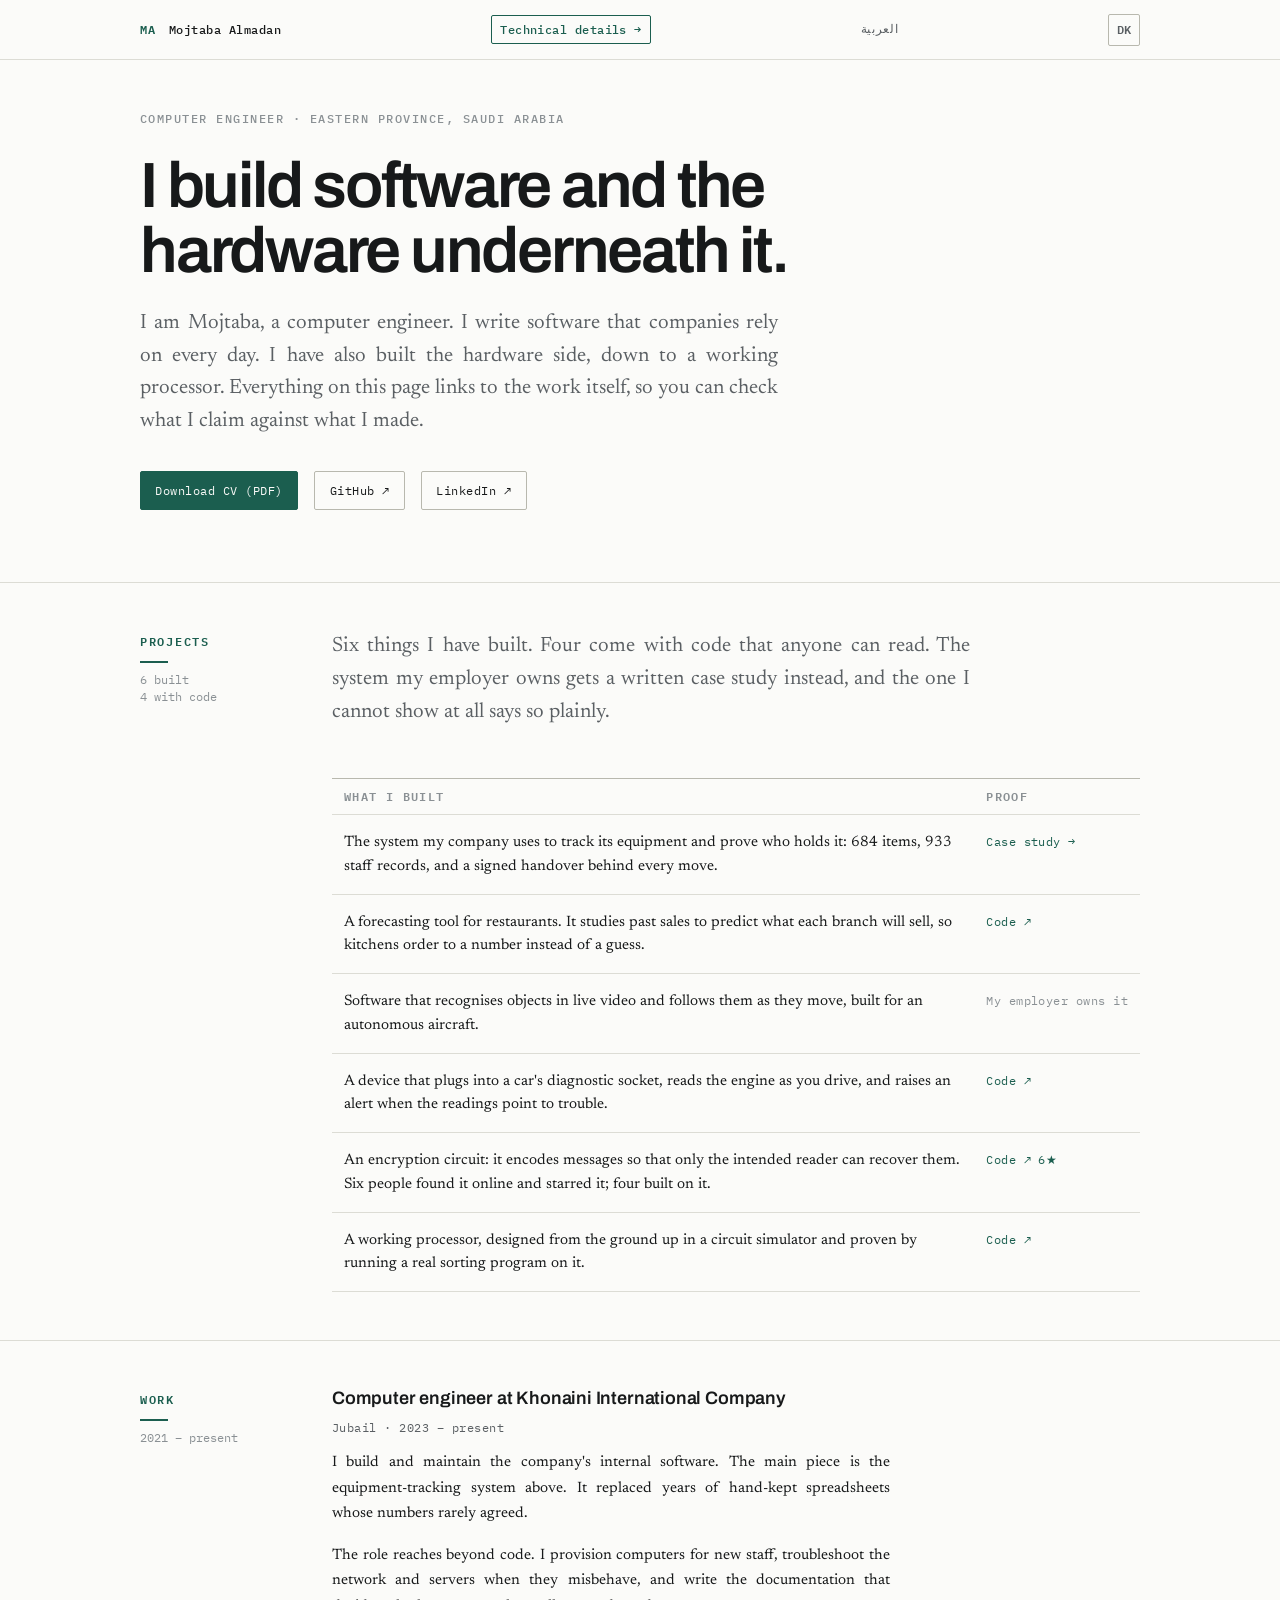
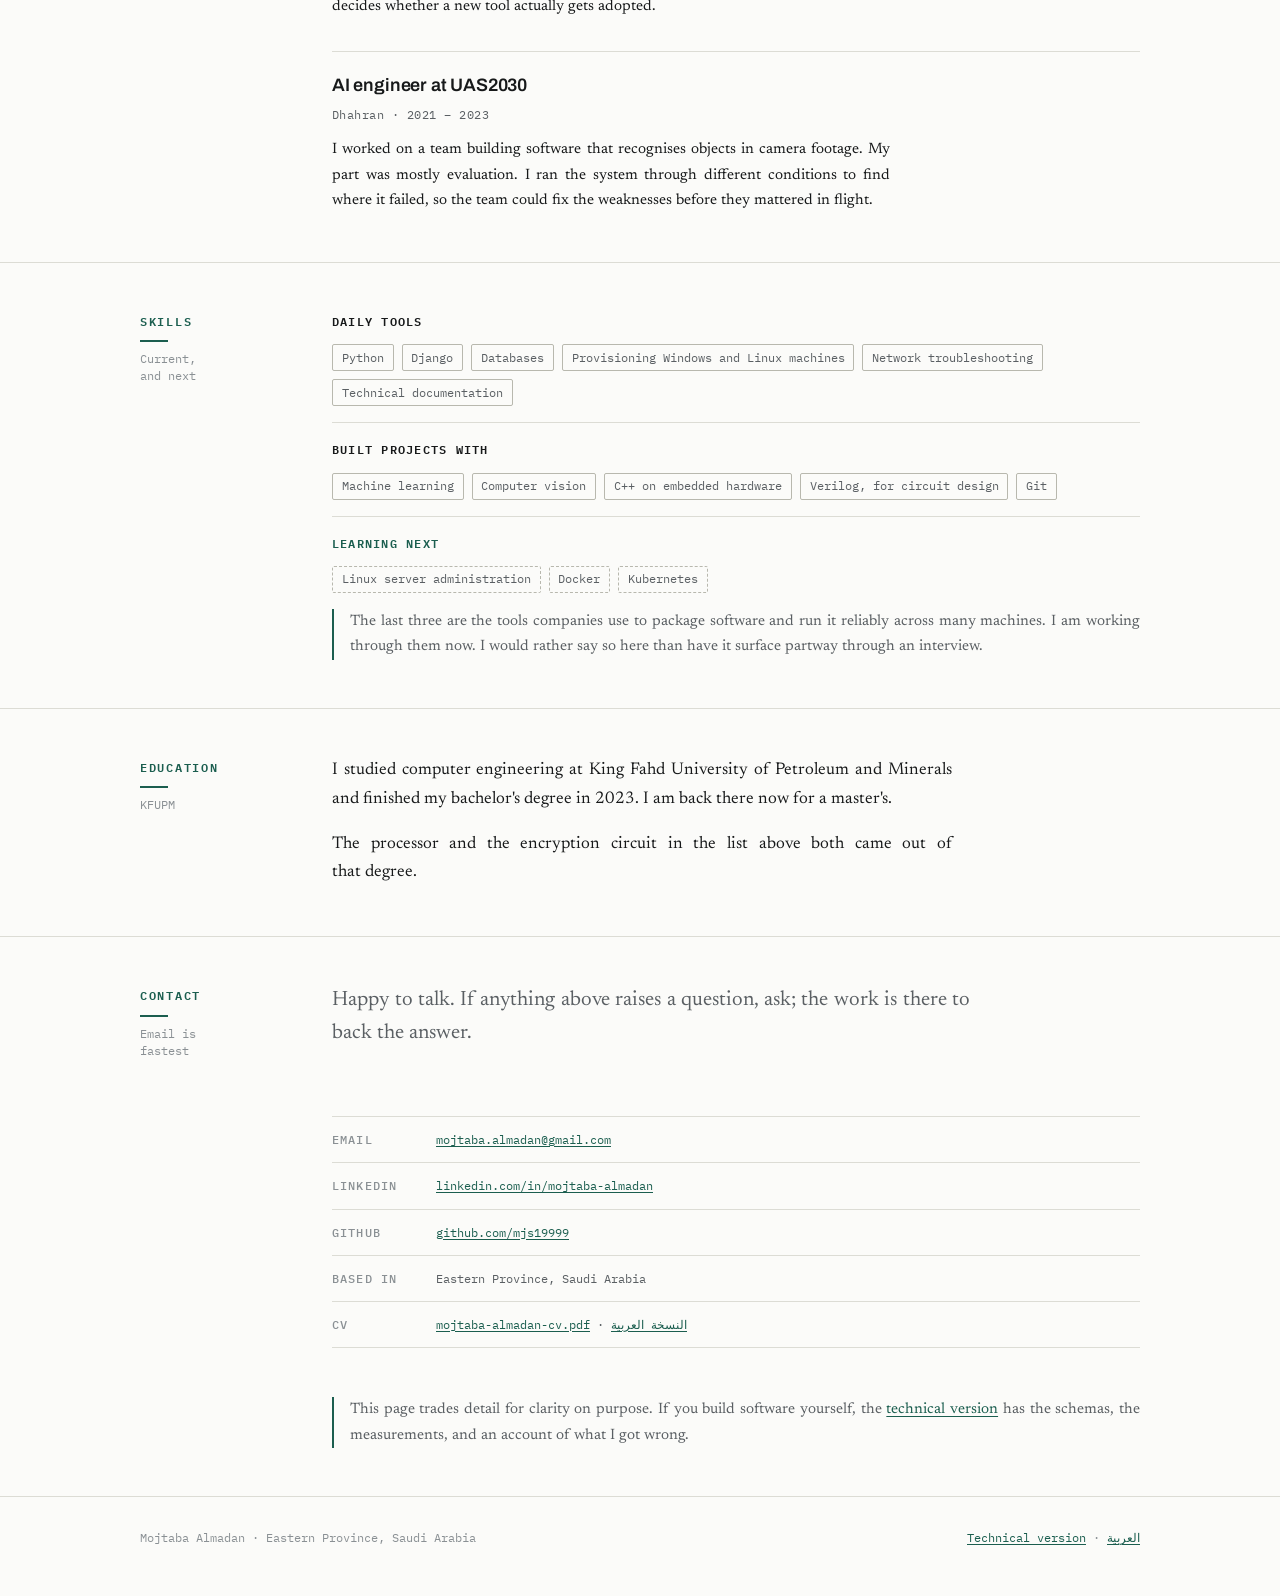
<file: index.html>
<!DOCTYPE html>
<html lang="en" dir="ltr" data-theme="light">
<head>
<meta charset="utf-8">
<meta name="viewport" content="width=device-width, initial-scale=1">
<meta name="color-scheme" content="light dark">
<title>Mojtaba Almadan, computer engineer</title>
<meta name="description" content="Mojtaba Almadan, a computer engineer in Saudi Arabia. I write software companies rely on every day, and I have built the hardware side too, down to a working processor. Everything here links to proof.">
<link rel="canonical" href="https://mjs19999.github.io/portfolio/">
<link rel="alternate" hreflang="en" href="https://mjs19999.github.io/portfolio/">
<link rel="alternate" hreflang="ar" href="https://mjs19999.github.io/portfolio/ar/">
<link rel="alternate" hreflang="x-default" href="https://mjs19999.github.io/portfolio/">

<meta property="og:type" content="website">
<meta property="og:title" content="Mojtaba Almadan, computer engineer">
<meta property="og:description" content="I build software and the hardware underneath it. Everything here links to proof.">

<!-- Set the theme before first paint so the page never flashes the wrong one. -->
<script>
  (function () {
    var stored;
    try { stored = localStorage.getItem("theme"); } catch (e) {}
    document.documentElement.dataset.theme =
      stored ||
      (window.matchMedia("(prefers-color-scheme: dark)").matches ? "dark" : "light");
  })();
</script>

<link rel="preconnect" href="https://fonts.googleapis.com">
<link rel="preconnect" href="https://fonts.gstatic.com" crossorigin>
<link rel="stylesheet" href="https://fonts.googleapis.com/css2?family=Archivo:wght@400..700&family=IBM+Plex+Mono:wght@400;500;600&family=Newsreader:opsz,wght@6..72,400..600&display=swap">

<link rel="stylesheet" href="assets/css/tokens.css">
<link rel="stylesheet" href="assets/css/base.css">
<link rel="stylesheet" href="assets/css/layout.css">
<link rel="stylesheet" href="assets/css/components.css">
</head>
<body>

<a class="skip-link" href="#main">Skip to content</a>

<header class="masthead">
  <div class="shell masthead__inner">
    <a class="masthead__name" href="#top"><b>MA</b> Mojtaba Almadan</a>
    <a class="mode-link" href="full/index.html">Technical details &rarr;</a>
    <a class="lang-link" href="ar/index.html" hreflang="ar" lang="ar">العربية</a>
    <button class="icon-btn" id="theme-toggle" type="button" aria-label="Switch theme">DK</button>
  </div>
</header>

<main id="main">

  <!-- ===================================================================
       WHO I AM
       =================================================================== -->
  <section class="section section--hero" id="top">
    <div class="shell">
      <p class="eyebrow">Computer engineer &middot; Eastern Province, Saudi Arabia</p>
      <h1>I build software and the hardware underneath it.</h1>
      <p class="lead hero__lead">
        I am Mojtaba, a computer engineer. I write software that companies
        rely on every day. I have also built the hardware side, down to a
        working processor. Everything on this page links to the work itself,
        so you can check what I claim against what I made.
      </p>

      <div class="hero__actions">
        <a class="btn btn--solid" href="assets/pdf/mojtaba-almadan-cv.pdf">Download CV (PDF)</a>
        <a class="btn" href="https://github.com/mjs19999" target="_blank" rel="noopener">GitHub &#8599;</a>
        <a class="btn" href="https://www.linkedin.com/in/mojtaba-almadan/" target="_blank" rel="noopener">LinkedIn &#8599;</a>
      </div>
    </div>
  </section>

  <!-- ===================================================================
       WHAT I HAVE MADE
       =================================================================== -->
  <section class="section" id="made">
    <div class="shell section__grid">
      <div class="gutter">
        <div class="gutter__label">Projects</div>
        <p class="gutter__meta">6 built<br>4 with code</p>
      </div>

      <div>
        <p class="lead">
          Six things I have built. Four come with code that anyone can read. The
          system my employer owns gets a written case study instead, and the one
          I cannot show at all says so plainly.
        </p>

        <table class="layers">
          <caption class="u-sr">
            Things I have made, and where you can see each one.
          </caption>
          <thead>
            <tr>
              <th scope="col">What I built</th>
              <th scope="col">Proof</th>
            </tr>
          </thead>
          <tbody>
            <tr>
              <th scope="row" class="layer__what">The system my company uses to track its equipment and prove who holds it: 684 items, 933 staff records, and a signed handover behind every move.</th>
              <td class="layer__proof"><a href="work/khonaini-asset-system.html">Case study &rarr;</a></td>
            </tr>
            <tr>
              <th scope="row" class="layer__what">A forecasting tool for restaurants. It studies past sales to predict what each branch will sell, so kitchens order to a number instead of a guess.</th>
              <td class="layer__proof"><a href="https://github.com/mjs19999/smart_menu_brain" target="_blank" rel="noopener">Code &#8599;</a></td>
            </tr>
            <tr>
              <th scope="row" class="layer__what">Software that recognises objects in live video and follows them as they move, built for an autonomous aircraft.</th>
              <td class="layer__proof">My employer owns it</td>
            </tr>
            <tr>
              <th scope="row" class="layer__what">A device that plugs into a car's diagnostic socket, reads the engine as you drive, and raises an alert when the readings point to trouble.</th>
              <td class="layer__proof"><a href="https://github.com/mjs19999/SmartOBDII-Final" target="_blank" rel="noopener">Code &#8599;</a></td>
            </tr>
            <tr>
              <th scope="row" class="layer__what">An encryption circuit: it encodes messages so that only the intended reader can recover them. Six people found it online and starred it; four built on it.</th>
              <td class="layer__proof"><a href="https://github.com/mjs19999/AES_in_verilog" target="_blank" rel="noopener">Code &#8599; 6&#9733;</a></td>
            </tr>
            <tr>
              <th scope="row" class="layer__what">A working processor, designed from the ground up in a circuit simulator and proven by running a real sorting program on it.</th>
              <td class="layer__proof"><a href="https://github.com/mjs19999/32-bit-cpu-in-logisim" target="_blank" rel="noopener">Code &#8599;</a></td>
            </tr>
          </tbody>
        </table>
      </div>
    </div>
  </section>

  <!-- ===================================================================
       WHERE I HAVE WORKED
       =================================================================== -->
  <section class="section" id="work">
    <div class="shell section__grid">
      <div class="gutter">
        <div class="gutter__label">Work</div>
        <p class="gutter__meta">2021 &ndash; present</p>
      </div>

      <div class="stack-v">
        <article class="role">
          <div class="role__head">
            <h3>Computer engineer at Khonaini International Company</h3>
            <span class="role__org">Jubail &middot; 2023 &ndash; present</span>
          </div>
          <div class="role__body prose">
            <p>
              I build and maintain the company's internal software. The main
              piece is the equipment-tracking system above. It replaced years of
              hand-kept spreadsheets whose numbers rarely agreed.
            </p>
            <p>
              The role reaches beyond code. I provision computers for new staff,
              troubleshoot the network and servers when they misbehave, and write
              the documentation that decides whether a new tool actually gets
              adopted.
            </p>
          </div>
        </article>

        <article class="role">
          <div class="role__head">
            <h3>AI engineer at UAS2030</h3>
            <span class="role__org">Dhahran &middot; 2021 &ndash; 2023</span>
          </div>
          <div class="role__body prose">
            <p>
              I worked on a team building software that recognises objects in
              camera footage. My part was mostly evaluation. I ran the system
              through different conditions to find where it failed, so the team
              could fix the weaknesses before they mattered in flight.
            </p>
          </div>
        </article>
      </div>
    </div>
  </section>

  <!-- ===================================================================
       WHAT I USE
       =================================================================== -->
  <section class="section" id="skills">
    <div class="shell section__grid">
      <div class="gutter">
        <div class="gutter__label">Skills</div>
        <p class="gutter__meta">Current,<br>and next</p>
      </div>

      <div class="stack-v--tight stack-v">
        <div class="tier">
          <div class="tier__label">Daily tools</div>
          <ul class="tier__items">
            <li>Python</li>
            <li>Django</li>
            <li>Databases</li>
            <li>Provisioning Windows and Linux machines</li>
            <li>Network troubleshooting</li>
            <li>Technical documentation</li>
          </ul>
        </div>

        <div class="tier">
          <div class="tier__label">Built projects with</div>
          <ul class="tier__items">
            <li>Machine learning</li>
            <li>Computer vision</li>
            <li>C++ on embedded hardware</li>
            <li>Verilog, for circuit design</li>
            <li>Git</li>
          </ul>
        </div>

        <div class="tier tier--open">
          <div class="tier__label">Learning next</div>
          <ul class="tier__items">
            <li>Linux server administration</li>
            <li>Docker</li>
            <li>Kubernetes</li>
          </ul>
        </div>

        <p class="note">
          The last three are the tools companies use to package software and
          run it reliably across many machines. I am working through them now.
          I would rather say so here than have it surface partway through an
          interview.
        </p>
      </div>
    </div>
  </section>

  <!-- ===================================================================
       SCHOOL
       =================================================================== -->
  <section class="section" id="school">
    <div class="shell section__grid">
      <div class="gutter">
        <div class="gutter__label">Education</div>
        <p class="gutter__meta">KFUPM</p>
      </div>

      <div class="prose">
        <p>
          I studied computer engineering at King Fahd University of Petroleum
          and Minerals and finished my bachelor's degree in 2023. I am back
          there now for a master's.
        </p>
        <p>
          The processor and the encryption circuit in the list above both came
          out of that degree.
        </p>
      </div>
    </div>
  </section>

  <!-- ===================================================================
       CONTACT
       =================================================================== -->
  <section class="section" id="contact">
    <div class="shell section__grid">
      <div class="gutter">
        <div class="gutter__label">Contact</div>
        <p class="gutter__meta">Email is<br>fastest</p>
      </div>

      <div class="stack-v">
        <p class="lead">
          Happy to talk. If anything above raises a question, ask; the work is
          there to back the answer.
        </p>

        <dl class="contact-list">
          <div>
            <dt>Email</dt>
            <dd><a href="mailto:mojtaba.almadan@gmail.com">mojtaba.almadan@gmail.com</a></dd>
          </div>
          <div>
            <dt>LinkedIn</dt>
            <dd><a href="https://www.linkedin.com/in/mojtaba-almadan/" target="_blank" rel="noopener">linkedin.com/in/mojtaba-almadan</a></dd>
          </div>
          <div>
            <dt>GitHub</dt>
            <dd><a href="https://github.com/mjs19999" target="_blank" rel="noopener">github.com/mjs19999</a></dd>
          </div>
          <div>
            <dt>Based in</dt>
            <dd>Eastern Province, Saudi Arabia</dd>
          </div>
          <div>
            <dt>CV</dt>
            <dd><a href="assets/pdf/mojtaba-almadan-cv.pdf">mojtaba-almadan-cv.pdf</a>
              &middot; <a href="assets/pdf/mojtaba-almadan-cv-ar.pdf" hreflang="ar" lang="ar">النسخة العربية</a></dd>
          </div>
        </dl>

        <p class="note">
          This page trades detail for clarity on purpose. If you build software
          yourself, the <a href="full/index.html">technical version</a> has the
          schemas, the measurements, and an account of what I got wrong.
        </p>
      </div>
    </div>
  </section>

</main>

<footer class="footer">
  <div class="shell footer__inner">
    <span>Mojtaba Almadan &middot; Eastern Province, Saudi Arabia</span>
    <span>
      <a href="full/index.html">Technical version</a>
      &middot;
      <a href="ar/index.html" hreflang="ar" lang="ar">العربية</a>
    </span>
  </div>
</footer>

<script src="assets/js/theme.js" defer></script>
</body>
</html>
</file>
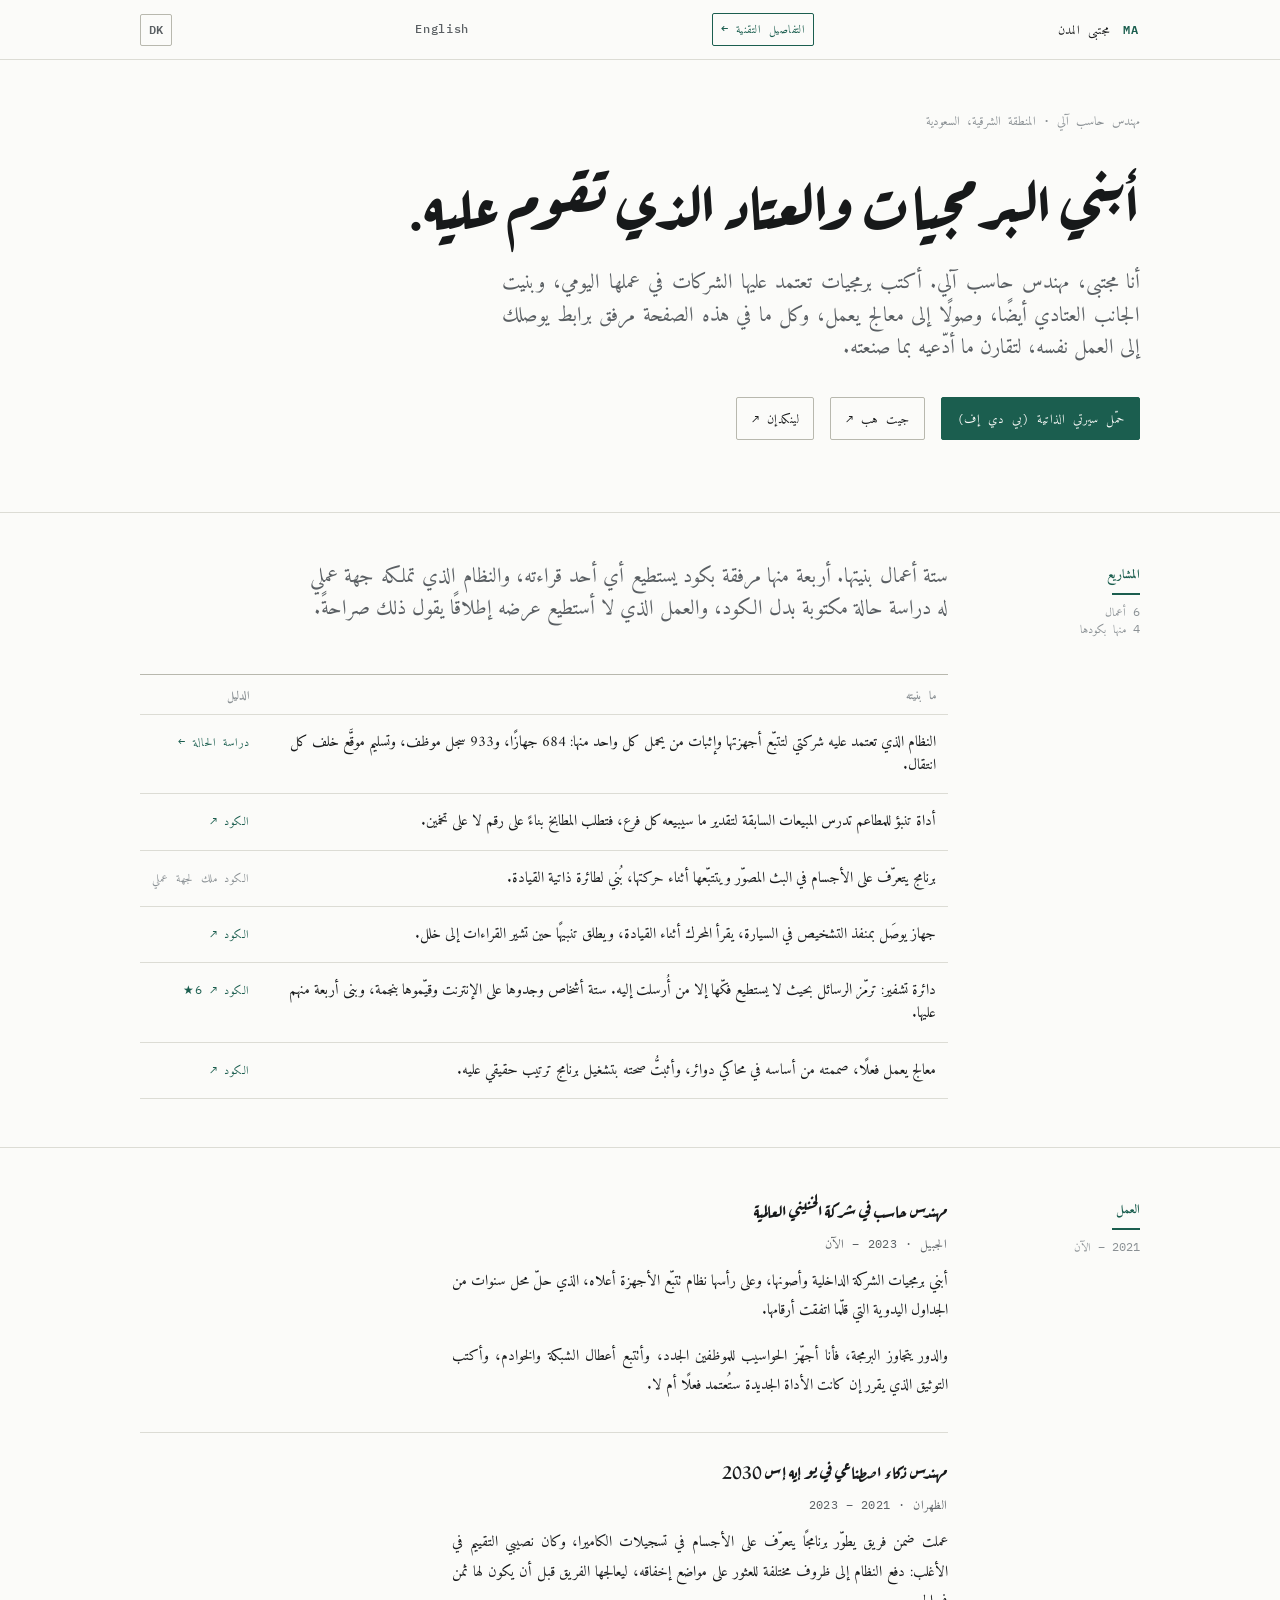
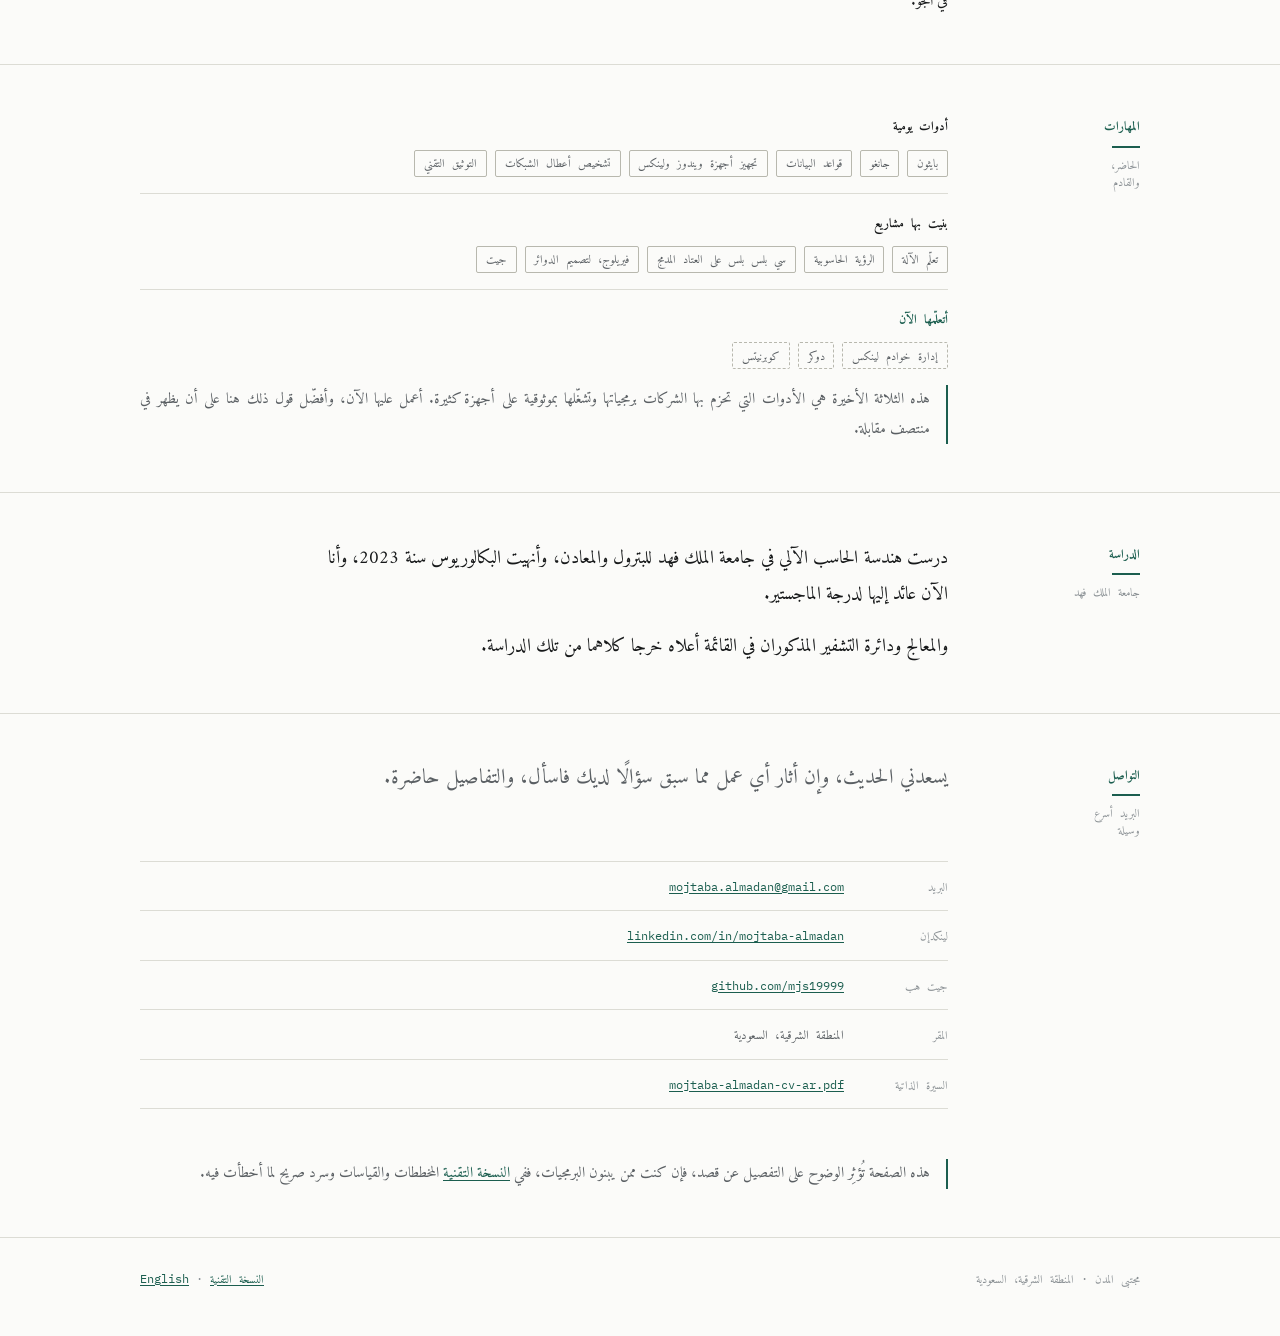
<file: ar/index.html>
<!DOCTYPE html>
<html lang="ar" dir="rtl" data-theme="light">
<head>
<meta charset="utf-8">
<meta name="viewport" content="width=device-width, initial-scale=1">
<meta name="color-scheme" content="light dark">
<title>مجتبى المدن، مهندس حاسب آلي</title>
<meta name="description" content="مجتبى المدن، مهندس حاسب آلي في السعودية. أكتب برمجيات تعتمد عليها الشركات كل يوم، وبنيت الجانب العتادي أيضًا، وصولًا إلى معالج يعمل. كل ما هنا مرفق بدليله.">
<link rel="canonical" href="https://mjs19999.github.io/portfolio/ar/">
<link rel="alternate" hreflang="en" href="https://mjs19999.github.io/portfolio/">
<link rel="alternate" hreflang="ar" href="https://mjs19999.github.io/portfolio/ar/">
<link rel="alternate" hreflang="x-default" href="https://mjs19999.github.io/portfolio/">

<meta property="og:type" content="website">
<meta property="og:locale" content="ar_SA">
<meta property="og:title" content="مجتبى المدن، مهندس حاسب آلي">
<meta property="og:description" content="أبني البرمجيات والعتاد الذي تقوم عليه. كل ما في هذه الصفحة مرفق بدليل.">

<!-- Set the theme before first paint so the page never flashes the wrong one. -->
<script>
  (function () {
    var stored;
    try { stored = localStorage.getItem("theme"); } catch (e) {}
    document.documentElement.dataset.theme =
      stored ||
      (window.matchMedia("(prefers-color-scheme: dark)").matches ? "dark" : "light");
  })();
</script>

<link rel="preconnect" href="https://fonts.googleapis.com">
<link rel="preconnect" href="https://fonts.gstatic.com" crossorigin>
<link rel="stylesheet" href="https://fonts.googleapis.com/css2?family=Amiri:ital,wght@0,400;0,700;1,400&family=Aref+Ruqaa:wght@400;700&family=IBM+Plex+Mono:wght@400;500;600&display=swap">

<link rel="stylesheet" href="../assets/css/tokens.css">
<link rel="stylesheet" href="../assets/css/base.css">
<link rel="stylesheet" href="../assets/css/layout.css">
<link rel="stylesheet" href="../assets/css/components.css">
<link rel="stylesheet" href="../assets/css/rtl.css">
</head>
<body>

<a class="skip-link" href="#main">تخطَّ إلى المحتوى</a>

<header class="masthead">
  <div class="shell masthead__inner">
    <a class="masthead__name" href="#top"><b>MA</b> مجتبى المدن</a>
    <a class="mode-link" href="full/index.html">التفاصيل التقنية &larr;</a>
    <a class="lang-link" href="../index.html" hreflang="en" lang="en">English</a>
    <button class="icon-btn" id="theme-toggle" type="button" aria-label="تبديل السمة">DK</button>
  </div>
</header>

<main id="main">

  <!-- ===================================================================
       WHO I AM
       =================================================================== -->
  <section class="section section--hero" id="top">
    <div class="shell">
      <p class="eyebrow">مهندس حاسب آلي &middot; المنطقة الشرقية، السعودية</p>
      <h1>أبني البرمجيات والعتاد الذي تقوم عليه.</h1>
      <p class="lead hero__lead">
        أنا مجتبى، مهندس حاسب آلي. أكتب برمجيات تعتمد عليها الشركات في عملها
        اليومي، وبنيت الجانب العتادي أيضًا، وصولًا إلى معالج يعمل، وكل ما في
        هذه الصفحة مرفق برابط يوصلك إلى العمل نفسه، لتقارن ما أدّعيه بما
        صنعته.
      </p>

      <div class="hero__actions">
        <a class="btn btn--solid" href="../assets/pdf/mojtaba-almadan-cv-ar.pdf">حمّل سيرتي الذاتية (بي دي إف)</a>
        <a class="btn" href="https://github.com/mjs19999" target="_blank" rel="noopener">جيت هب &#8599;</a>
        <a class="btn" href="https://www.linkedin.com/in/mojtaba-almadan/" target="_blank" rel="noopener">لينكدإن &#8599;</a>
      </div>
    </div>
  </section>

  <!-- ===================================================================
       WHAT I HAVE MADE
       =================================================================== -->
  <section class="section" id="made">
    <div class="shell section__grid">
      <div class="gutter">
        <div class="gutter__label">المشاريع</div>
        <p class="gutter__meta">6 أعمال<br>4 منها بكودها</p>
      </div>

      <div>
        <p class="lead">
          ستة أعمال بنيتها. أربعة منها مرفقة بكود يستطيع أي أحد قراءته، والنظام
          الذي تملكه جهة عملي له دراسة حالة مكتوبة بدل الكود، والعمل الذي لا
          أستطيع عرضه إطلاقًا يقول ذلك صراحةً.
        </p>

        <table class="layers">
          <caption class="u-sr">
            أشياء صنعتها، وأين ترى كل واحد منها.
          </caption>
          <thead>
            <tr>
              <th scope="col">ما بنيته</th>
              <th scope="col">الدليل</th>
            </tr>
          </thead>
          <tbody>
            <tr>
              <th scope="row" class="layer__what">النظام الذي تعتمد عليه شركتي لتتبّع أجهزتها وإثبات من يحمل كل واحد منها: 684 جهازًا، و933 سجل موظف، وتسليم موقَّع خلف كل انتقال.</th>
              <td class="layer__proof"><a href="work/khonaini-asset-system.html">دراسة الحالة &larr;</a></td>
            </tr>
            <tr>
              <th scope="row" class="layer__what">أداة تنبؤ للمطاعم تدرس المبيعات السابقة لتقدير ما سيبيعه كل فرع، فتطلب المطابخ بناءً على رقم لا على تخمين.</th>
              <td class="layer__proof"><a href="https://github.com/mjs19999/smart_menu_brain" target="_blank" rel="noopener">الكود &#8599;</a></td>
            </tr>
            <tr>
              <th scope="row" class="layer__what">برنامج يتعرّف على الأجسام في البث المصوّر ويتتبّعها أثناء حركتها، بُني لطائرة ذاتية القيادة.</th>
              <td class="layer__proof">الكود ملك لجهة عملي</td>
            </tr>
            <tr>
              <th scope="row" class="layer__what">جهاز يوصَل بمنفذ التشخيص في السيارة، يقرأ المحرك أثناء القيادة، ويطلق تنبيهًا حين تشير القراءات إلى خلل.</th>
              <td class="layer__proof"><a href="https://github.com/mjs19999/SmartOBDII-Final" target="_blank" rel="noopener">الكود &#8599;</a></td>
            </tr>
            <tr>
              <th scope="row" class="layer__what">دائرة تشفير: ترمّز الرسائل بحيث لا يستطيع فكّها إلا من أُرسلت إليه. ستة أشخاص وجدوها على الإنترنت وقيّموها بنجمة، وبنى أربعة منهم عليها.</th>
              <td class="layer__proof"><a href="https://github.com/mjs19999/AES_in_verilog" target="_blank" rel="noopener">الكود &#8599; 6&#9733;</a></td>
            </tr>
            <tr>
              <th scope="row" class="layer__what">معالج يعمل فعلًا، صممته من أساسه في محاكي دوائر، وأثبتُّ صحته بتشغيل برنامج ترتيب حقيقي عليه.</th>
              <td class="layer__proof"><a href="https://github.com/mjs19999/32-bit-cpu-in-logisim" target="_blank" rel="noopener">الكود &#8599;</a></td>
            </tr>
          </tbody>
        </table>
      </div>
    </div>
  </section>

  <!-- ===================================================================
       WHERE I HAVE WORKED
       =================================================================== -->
  <section class="section" id="work">
    <div class="shell section__grid">
      <div class="gutter">
        <div class="gutter__label">العمل</div>
        <p class="gutter__meta">2021 &ndash; الآن</p>
      </div>

      <div class="stack-v">
        <article class="role">
          <div class="role__head">
            <h3>مهندس حاسب في شركة الخنيني العالمية</h3>
            <span class="role__org">الجبيل &middot; 2023 &ndash; الآن</span>
          </div>
          <div class="role__body prose">
            <p>
              أبني برمجيات الشركة الداخلية وأصونها، وعلى رأسها نظام تتبّع
              الأجهزة أعلاه، الذي حلّ محل سنوات من الجداول اليدوية التي قلّما
              اتفقت أرقامها.
            </p>
            <p>
              والدور يتجاوز البرمجة، فأنا أجهّز الحواسيب للموظفين الجدد، وأتتبع
              أعطال الشبكة والخوادم، وأكتب التوثيق الذي يقرر إن كانت الأداة
              الجديدة ستُعتمد فعلًا أم لا.
            </p>
          </div>
        </article>

        <article class="role">
          <div class="role__head">
            <h3>مهندس ذكاء اصطناعي في يو إيه إس 2030</h3>
            <span class="role__org">الظهران &middot; 2021 &ndash; 2023</span>
          </div>
          <div class="role__body prose">
            <p>
              عملت ضمن فريق يطوّر برنامجًا يتعرّف على الأجسام في تسجيلات
              الكاميرا، وكان نصيبي التقييم في الأغلب: دفع النظام إلى ظروف مختلفة
              للعثور على مواضع إخفاقه، ليعالجها الفريق قبل أن يكون لها ثمن في
              الجو.
            </p>
          </div>
        </article>
      </div>
    </div>
  </section>

  <!-- ===================================================================
       WHAT I USE
       =================================================================== -->
  <section class="section" id="skills">
    <div class="shell section__grid">
      <div class="gutter">
        <div class="gutter__label">المهارات</div>
        <p class="gutter__meta">الحاضر،<br>والقادم</p>
      </div>

      <div class="stack-v--tight stack-v">
        <div class="tier">
          <div class="tier__label">أدوات يومية</div>
          <ul class="tier__items">
            <li>بايثون</li>
            <li>جانغو</li>
            <li>قواعد البيانات</li>
            <li>تجهيز أجهزة ويندوز ولينكس</li>
            <li>تشخيص أعطال الشبكات</li>
            <li>التوثيق التقني</li>
          </ul>
        </div>

        <div class="tier">
          <div class="tier__label">بنيت بها مشاريع</div>
          <ul class="tier__items">
            <li>تعلّم الآلة</li>
            <li>الرؤية الحاسوبية</li>
            <li>سي بلس بلس على العتاد المدمج</li>
            <li>فيريلوج، لتصميم الدوائر</li>
            <li>جيت</li>
          </ul>
        </div>

        <div class="tier tier--open">
          <div class="tier__label">أتعلّمها الآن</div>
          <ul class="tier__items">
            <li>إدارة خوادم لينكس</li>
            <li>دوكر</li>
            <li>كوبرنيتس</li>
          </ul>
        </div>

        <p class="note">
          هذه الثلاثة الأخيرة هي الأدوات التي تحزم بها الشركات برمجياتها
          وتشغّلها بموثوقية على أجهزة كثيرة. أعمل عليها الآن، وأفضّل قول ذلك هنا
          على أن يظهر في منتصف مقابلة.
        </p>
      </div>
    </div>
  </section>

  <!-- ===================================================================
       SCHOOL
       =================================================================== -->
  <section class="section" id="school">
    <div class="shell section__grid">
      <div class="gutter">
        <div class="gutter__label">الدراسة</div>
        <p class="gutter__meta">جامعة الملك فهد</p>
      </div>

      <div class="prose">
        <p>
          درست هندسة الحاسب الآلي في جامعة الملك فهد للبترول والمعادن، وأنهيت
          البكالوريوس سنة 2023، وأنا الآن عائد إليها لدرجة الماجستير.
        </p>
        <p>
          والمعالج ودائرة التشفير المذكوران في القائمة أعلاه خرجا كلاهما من
          تلك الدراسة.
        </p>
      </div>
    </div>
  </section>

  <!-- ===================================================================
       CONTACT
       =================================================================== -->
  <section class="section" id="contact">
    <div class="shell section__grid">
      <div class="gutter">
        <div class="gutter__label">التواصل</div>
        <p class="gutter__meta">البريد أسرع<br>وسيلة</p>
      </div>

      <div class="stack-v">
        <p class="lead">
          يسعدني الحديث، وإن أثار أي عمل مما سبق سؤالًا لديك فاسأل، والتفاصيل حاضرة.
        </p>

        <dl class="contact-list">
          <div>
            <dt>البريد</dt>
            <dd><a href="mailto:mojtaba.almadan@gmail.com">mojtaba.almadan@gmail.com</a></dd>
          </div>
          <div>
            <dt>لينكدإن</dt>
            <dd><a href="https://www.linkedin.com/in/mojtaba-almadan/" target="_blank" rel="noopener">linkedin.com/in/mojtaba-almadan</a></dd>
          </div>
          <div>
            <dt>جيت هب</dt>
            <dd><a href="https://github.com/mjs19999" target="_blank" rel="noopener">github.com/mjs19999</a></dd>
          </div>
          <div>
            <dt>المقر</dt>
            <dd>المنطقة الشرقية، السعودية</dd>
          </div>
          <div>
            <dt>السيرة الذاتية</dt>
            <dd><a href="../assets/pdf/mojtaba-almadan-cv-ar.pdf">mojtaba-almadan-cv-ar.pdf</a></dd>
          </div>
        </dl>

        <p class="note">
          هذه الصفحة تُؤثِر الوضوح على التفصيل عن قصد، فإن كنت ممن يبنون
          البرمجيات، ففي <a href="full/index.html">النسخة التقنية</a> المخططات
          والقياسات وسرد صريح لما أخطأت فيه.
        </p>
      </div>
    </div>
  </section>

</main>

<footer class="footer">
  <div class="shell footer__inner">
    <span>مجتبى المدن &middot; المنطقة الشرقية، السعودية</span>
    <span>
      <a href="full/index.html">النسخة التقنية</a>
      &middot;
      <a href="../index.html" hreflang="en" lang="en">English</a>
    </span>
  </div>
</footer>

<script src="../assets/js/theme.js" defer></script>
</body>
</html>
</file>
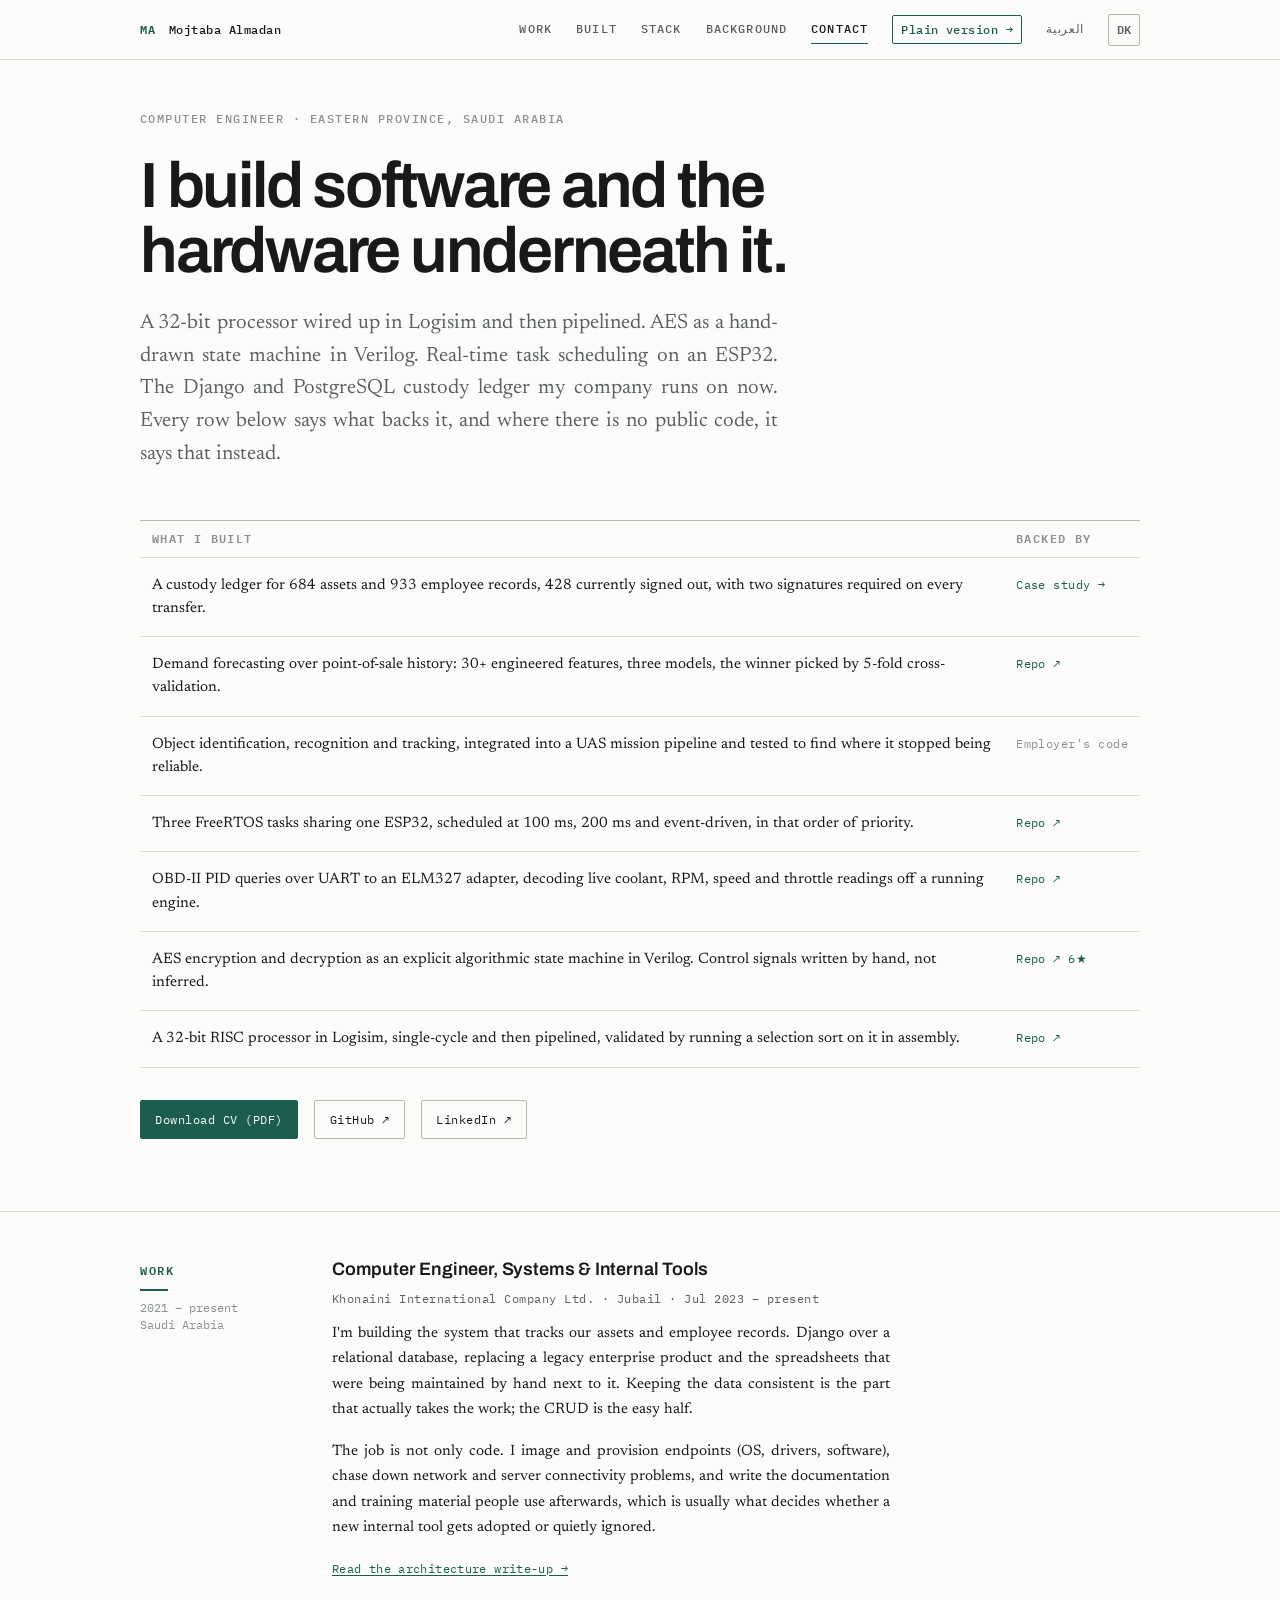
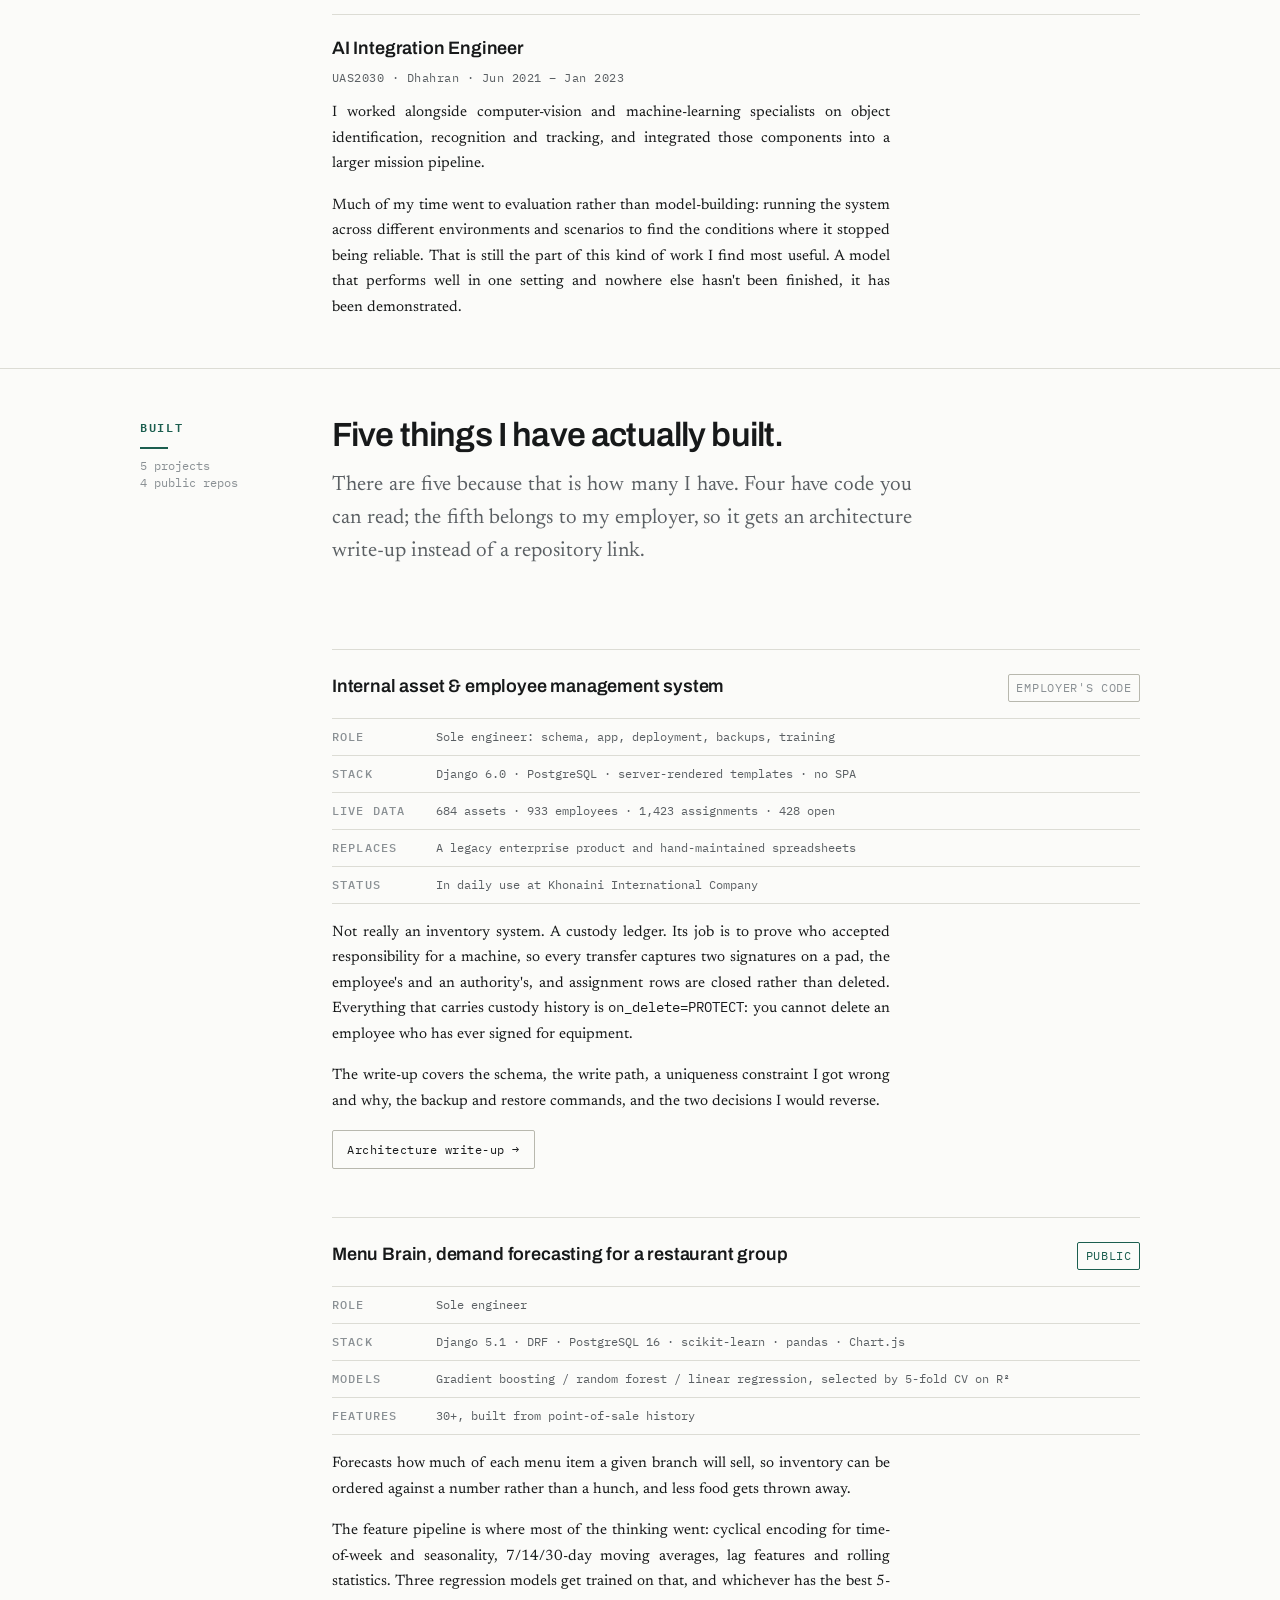
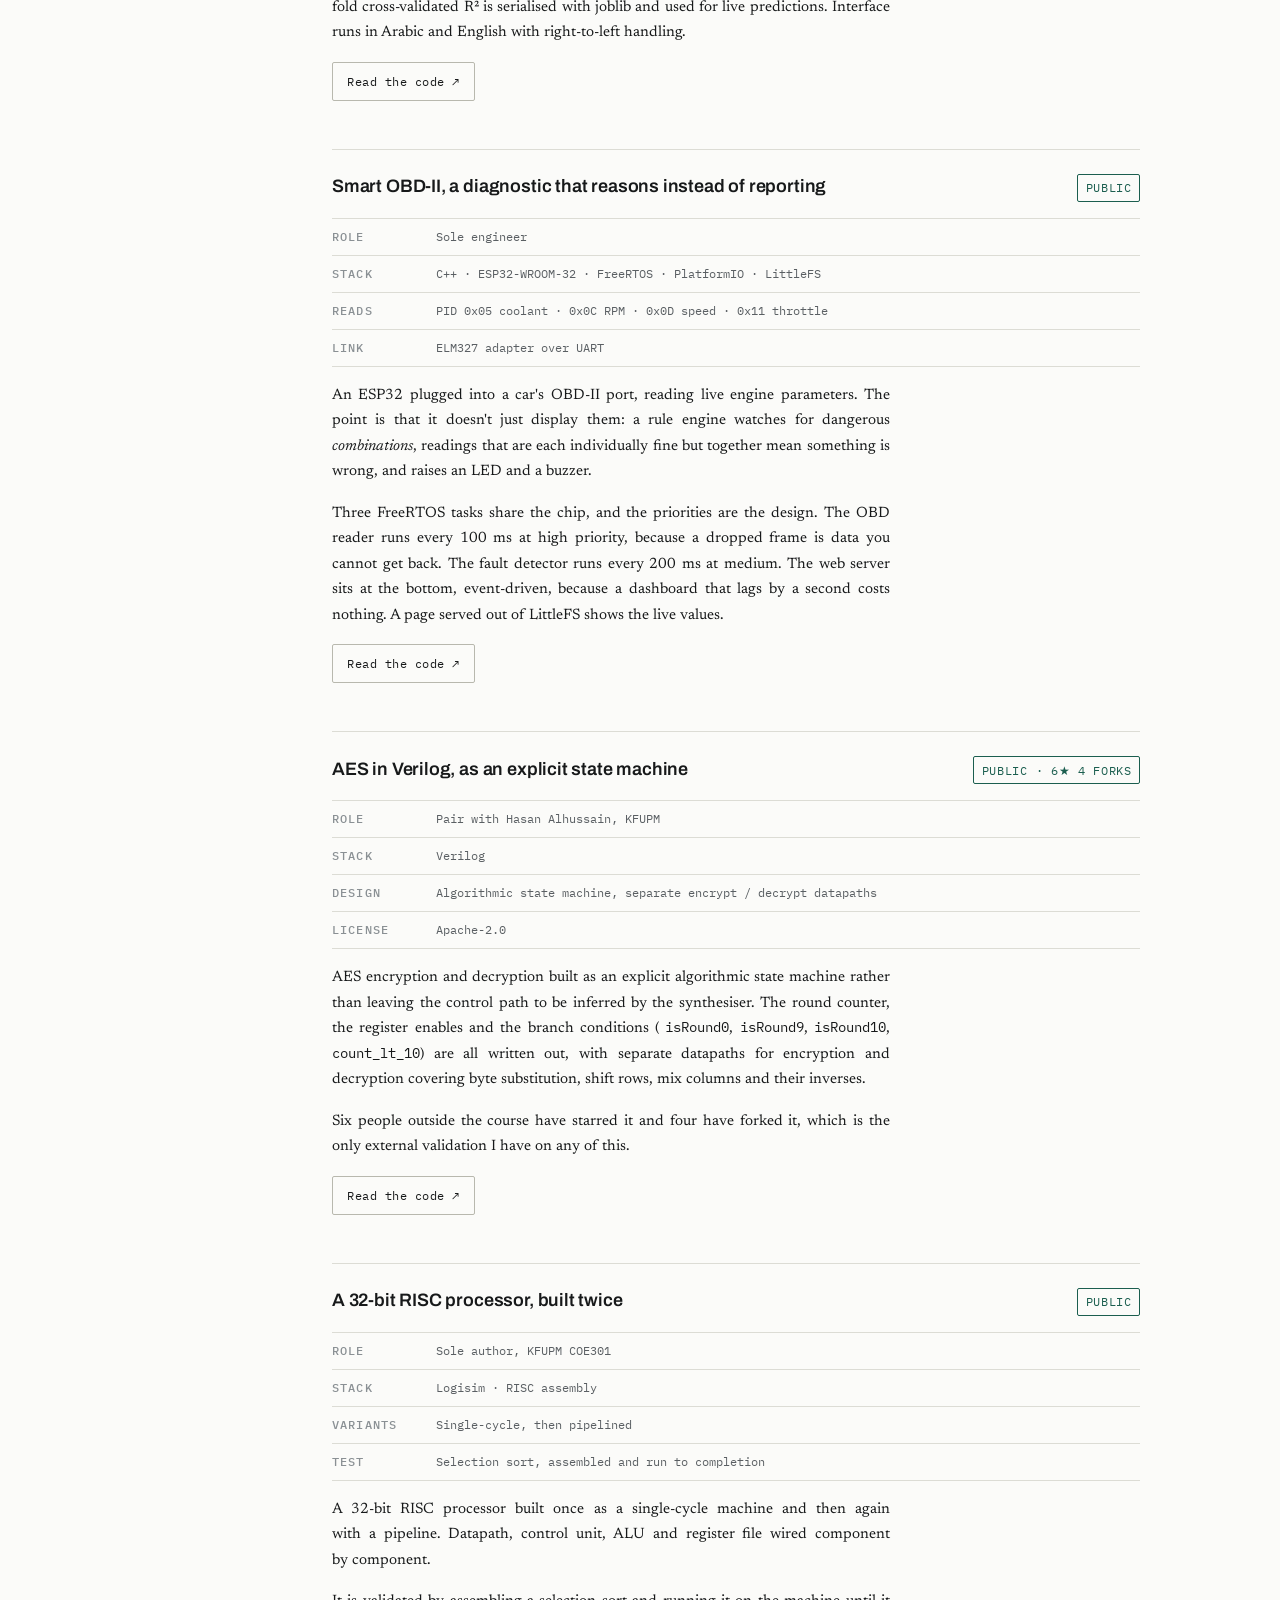
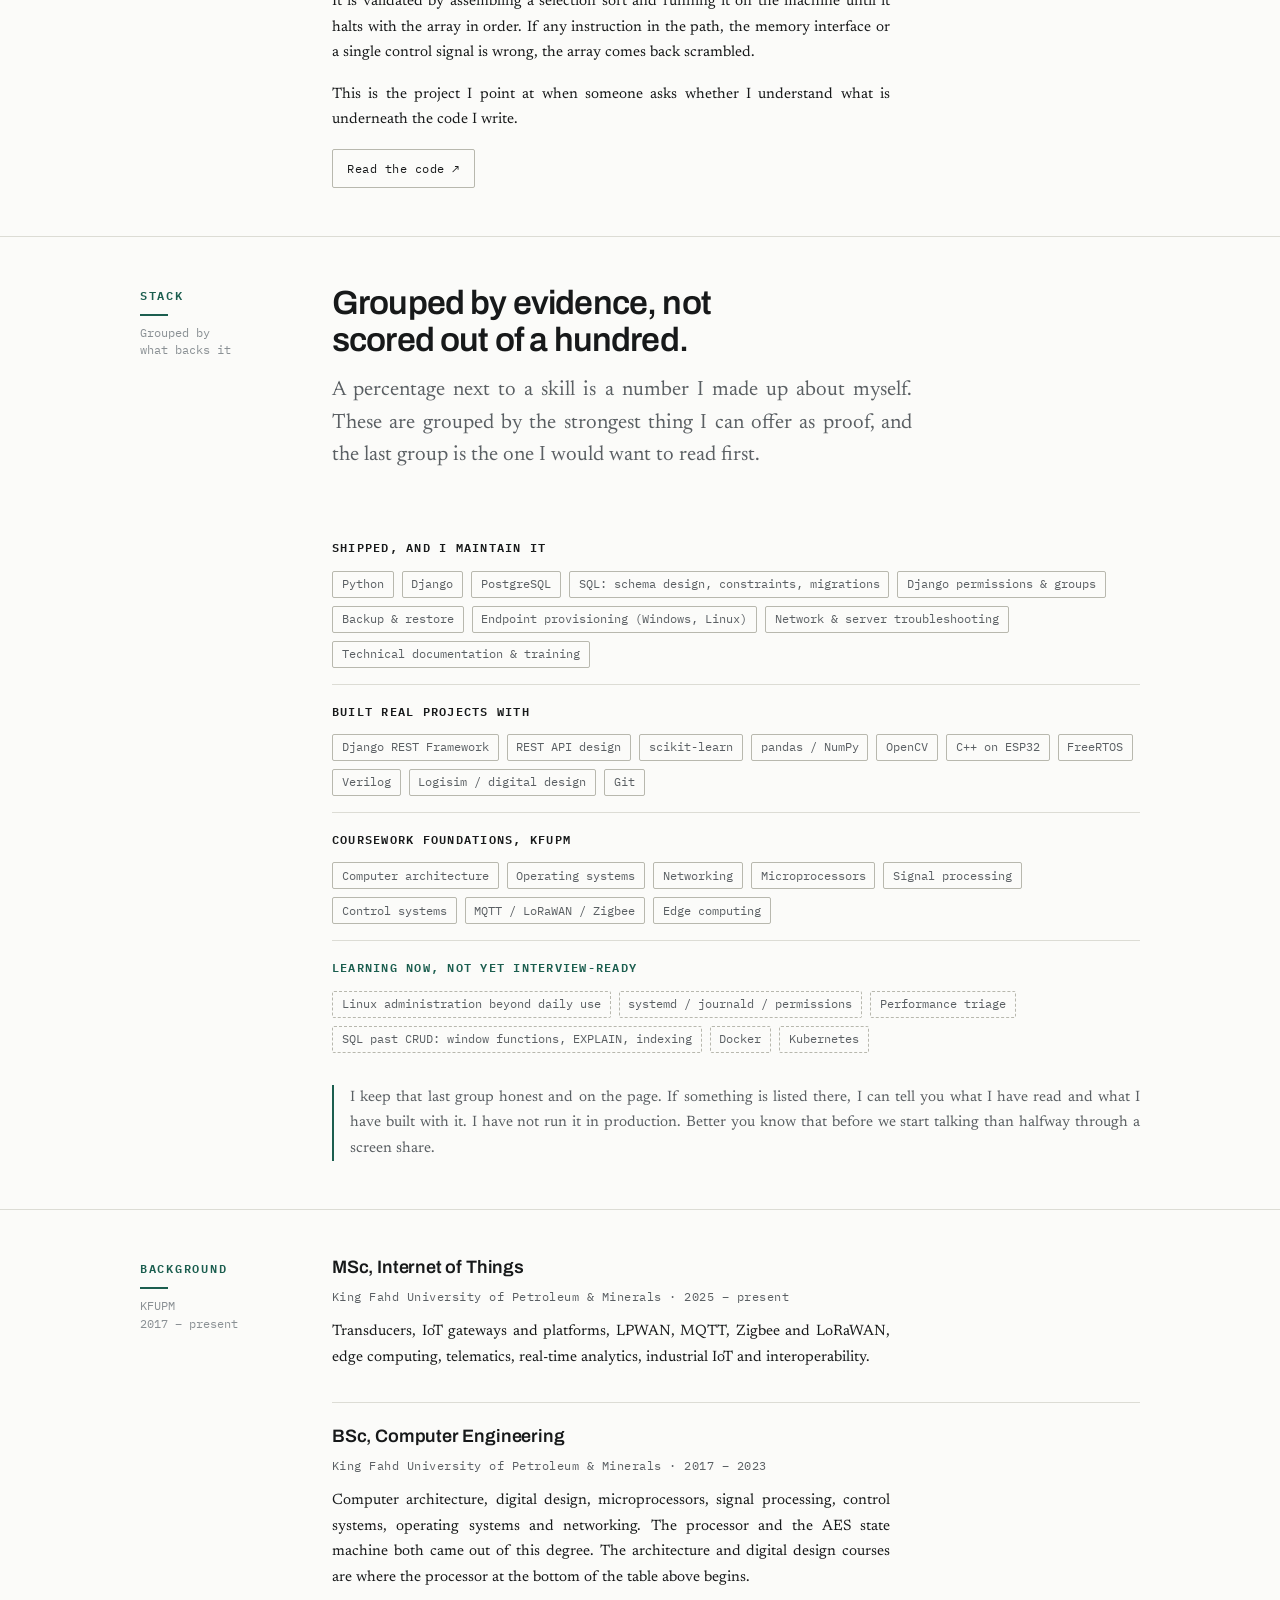
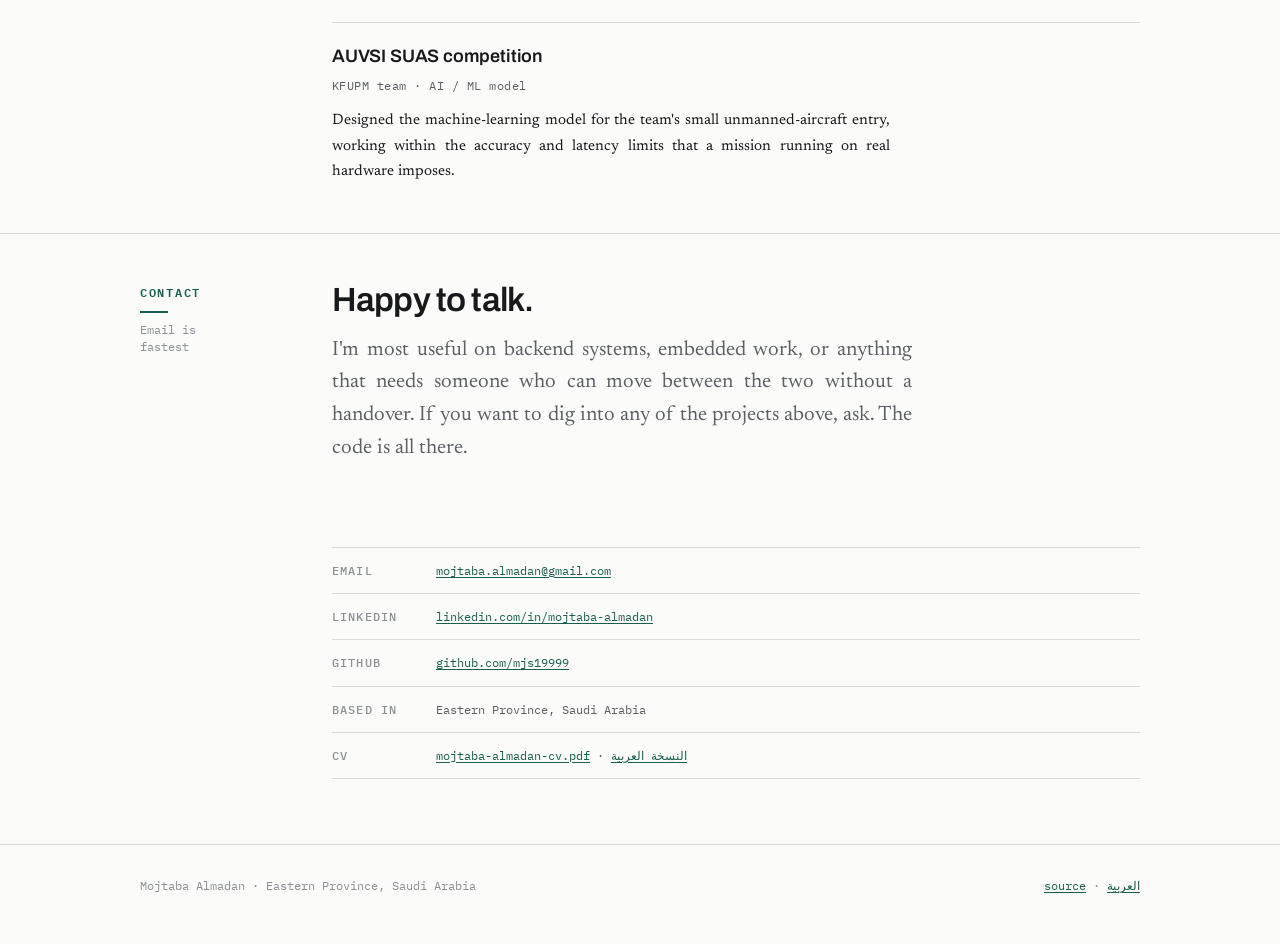
<file: full/index.html>
<!DOCTYPE html>
<html lang="en" dir="ltr" data-theme="light">
<head>
<meta charset="utf-8">
<meta name="viewport" content="width=device-width, initial-scale=1">
<meta name="color-scheme" content="light dark">
<title>Mojtaba Almadan, computer engineer</title>
<meta name="description" content="Computer engineer in Eastern Province, Saudi Arabia. Django and SQL systems, ESP32 firmware, Verilog, and a 32-bit processor built in Logisim. Every claim links to the code.">
<link rel="canonical" href="https://mjs19999.github.io/portfolio/full/">
<link rel="alternate" hreflang="en" href="https://mjs19999.github.io/portfolio/full/">
<link rel="alternate" hreflang="ar" href="https://mjs19999.github.io/portfolio/ar/full/">
<link rel="alternate" hreflang="x-default" href="https://mjs19999.github.io/portfolio/full/">

<meta property="og:type" content="website">
<meta property="og:title" content="Mojtaba Almadan, computer engineer">
<meta property="og:description" content="I build software and the hardware underneath it. Every claim links to the code.">

<!-- Set the theme before first paint so the page never flashes the wrong one. -->
<script>
  (function () {
    var stored;
    try { stored = localStorage.getItem("theme"); } catch (e) {}
    document.documentElement.dataset.theme =
      stored ||
      (window.matchMedia("(prefers-color-scheme: dark)").matches ? "dark" : "light");
  })();
</script>

<link rel="preconnect" href="https://fonts.googleapis.com">
<link rel="preconnect" href="https://fonts.gstatic.com" crossorigin>
<link rel="stylesheet" href="https://fonts.googleapis.com/css2?family=Archivo:wght@400..700&family=IBM+Plex+Mono:wght@400;500;600&family=Newsreader:opsz,wght@6..72,400..600&display=swap">

<link rel="stylesheet" href="../assets/css/tokens.css">
<link rel="stylesheet" href="../assets/css/base.css">
<link rel="stylesheet" href="../assets/css/layout.css">
<link rel="stylesheet" href="../assets/css/components.css">
</head>
<body>

<a class="skip-link" href="#main">Skip to content</a>

<header class="masthead">
  <div class="shell masthead__inner">
    <a class="masthead__name" href="#top"><b>MA</b> Mojtaba Almadan</a>
    <nav class="masthead__nav" aria-label="Sections">
      <a href="#work">Work</a>
      <a href="#built">Built</a>
      <a href="#stack">Stack</a>
      <a href="#background">Background</a>
      <a href="#contact">Contact</a>
    </nav>
    <a class="mode-link" href="../index.html">Plain version &rarr;</a>
    <a class="lang-link" href="../ar/full/index.html" hreflang="ar" lang="ar">العربية</a>
    <button class="icon-btn" id="theme-toggle" type="button" aria-label="Switch theme">DK</button>
  </div>
</header>

<main id="main">

  <!-- ===================================================================
       HERO — the thesis, then the evidence for it.
       =================================================================== -->
  <section class="section section--hero" id="top">
    <div class="shell">
      <p class="eyebrow">Computer engineer &middot; Eastern Province, Saudi Arabia</p>
      <h1>I build software and the hardware underneath it.</h1>
      <p class="lead hero__lead">
        A 32-bit processor wired up in Logisim and then pipelined. AES as a
        hand-drawn state machine in Verilog. Real-time task scheduling on an
        ESP32. The Django and PostgreSQL custody ledger my company runs on now.
        Every row below says what backs it, and where there is no public
        code, it says that instead.
      </p>

      <table class="layers">
        <caption class="u-sr">
          Things I have built, and the artifact that backs each one.
        </caption>
        <thead>
          <tr>
            <th scope="col">What I built</th>
            <th scope="col">Backed by</th>
          </tr>
        </thead>
        <tbody>
          <tr>
            <th scope="row" class="layer__what">A custody ledger for 684 assets and 933 employee records, 428 currently signed out, with two signatures required on every transfer.</th>
            <td class="layer__proof"><a href="../work/khonaini-asset-system.html">Case study &rarr;</a></td>
          </tr>
          <tr>
            <th scope="row" class="layer__what">Demand forecasting over point-of-sale history: 30+ engineered features, three models, the winner picked by 5-fold cross-validation.</th>
            <td class="layer__proof"><a href="https://github.com/mjs19999/smart_menu_brain" target="_blank" rel="noopener">Repo &#8599;</a></td>
          </tr>
          <tr>
            <th scope="row" class="layer__what">Object identification, recognition and tracking, integrated into a UAS mission pipeline and tested to find where it stopped being reliable.</th>
            <td class="layer__proof">Employer's code</td>
          </tr>
          <tr>
            <th scope="row" class="layer__what">Three FreeRTOS tasks sharing one ESP32, scheduled at 100&nbsp;ms, 200&nbsp;ms and event-driven, in that order of priority.</th>
            <td class="layer__proof"><a href="https://github.com/mjs19999/SmartOBDII-Final" target="_blank" rel="noopener">Repo &#8599;</a></td>
          </tr>
          <tr>
            <th scope="row" class="layer__what">OBD-II PID queries over UART to an ELM327 adapter, decoding live coolant, RPM, speed and throttle readings off a running engine.</th>
            <td class="layer__proof"><a href="https://github.com/mjs19999/SmartOBDII-Final" target="_blank" rel="noopener">Repo &#8599;</a></td>
          </tr>
          <tr>
            <th scope="row" class="layer__what">AES encryption and decryption as an explicit algorithmic state machine in Verilog. Control signals written by hand, not inferred.</th>
            <td class="layer__proof"><a href="https://github.com/mjs19999/AES_in_verilog" target="_blank" rel="noopener">Repo &#8599; 6&#9733;</a></td>
          </tr>
          <tr>
            <th scope="row" class="layer__what">A 32-bit RISC processor in Logisim, single-cycle and then pipelined, validated by running a selection sort on it in assembly.</th>
            <td class="layer__proof"><a href="https://github.com/mjs19999/32-bit-cpu-in-logisim" target="_blank" rel="noopener">Repo &#8599;</a></td>
          </tr>
        </tbody>
      </table>

      <div class="hero__actions">
        <a class="btn btn--solid" href="../assets/pdf/mojtaba-almadan-cv.pdf">Download CV (PDF)</a>
        <a class="btn" href="https://github.com/mjs19999" target="_blank" rel="noopener">GitHub &#8599;</a>
        <a class="btn" href="https://www.linkedin.com/in/mojtaba-almadan/" target="_blank" rel="noopener">LinkedIn &#8599;</a>
      </div>
    </div>
  </section>

  <!-- ===================================================================
       WORK
       =================================================================== -->
  <section class="section" id="work">
    <div class="shell section__grid">
      <div class="gutter">
        <div class="gutter__label">Work</div>
        <p class="gutter__meta">2021 &ndash; present<br>Saudi Arabia</p>
      </div>

      <div class="stack-v">
        <article class="role">
          <div class="role__head">
            <h3>Computer Engineer, Systems &amp; Internal Tools</h3>
            <span class="role__org">Khonaini International Company Ltd. &middot; Jubail &middot; Jul 2023 &ndash; present</span>
          </div>
          <div class="role__body prose">
            <p>
              I'm building the system that tracks our assets and employee
              records. Django over a relational database, replacing a legacy
              enterprise product and the spreadsheets that were being
              maintained by hand next to it. Keeping the data
              consistent is the part that actually takes the work; the CRUD is
              the easy half.
            </p>
            <p>
              The job is not only code. I image and provision endpoints (OS,
              drivers, software), chase down network and server connectivity
              problems, and write the documentation and training material
              people use afterwards, which is usually what decides
              whether a new internal tool gets adopted or quietly ignored.
            </p>
            <p>
              <a class="link-mono" href="../work/khonaini-asset-system.html">Read the architecture write-up &rarr;</a>
            </p>
          </div>
        </article>

        <article class="role">
          <div class="role__head">
            <h3>AI Integration Engineer</h3>
            <span class="role__org">UAS2030 &middot; Dhahran &middot; Jun 2021 &ndash; Jan 2023</span>
          </div>
          <div class="role__body prose">
            <p>
              I worked alongside computer-vision and machine-learning
              specialists on object identification, recognition and tracking,
              and integrated those components into a larger mission pipeline.
            </p>
            <p>
              Much of my time went to evaluation rather than model-building:
              running the system across different environments and scenarios to
              find the conditions where it stopped being reliable. That is
              still the part of this kind of work I find most useful. A
              model that performs well in one setting and nowhere else hasn't
              been finished, it has been demonstrated.
            </p>
          </div>
        </article>
      </div>
    </div>
  </section>

  <!-- ===================================================================
       BUILT — spec blocks, one per project. Anything without an artifact
       says so in the open.
       =================================================================== -->
  <section class="section" id="built">
    <div class="shell section__grid">
      <div class="gutter">
        <div class="gutter__label">Built</div>
        <p class="gutter__meta">5 projects<br>4 public repos</p>
      </div>

      <div class="stack-v--loose stack-v">
        <div class="section__intro">
          <h2>Five things I have actually built.</h2>
          <p class="lead">
            There are five because that is how many I have. Four have code
            you can read; the fifth belongs to my employer, so it gets an
            architecture write-up instead of a repository link.
          </p>
        </div>

        <article class="spec">
          <div class="spec__head">
            <h3 class="spec__title">Internal asset &amp; employee management system</h3>
            <span class="tag">Employer's code</span>
          </div>
          <dl class="spec__meta">
            <div><dt>Role</dt><dd>Sole engineer: schema, app, deployment, backups, training</dd></div>
            <div><dt>Stack</dt><dd>Django 6.0 &middot; PostgreSQL &middot; server-rendered templates &middot; no SPA</dd></div>
            <div><dt>Live data</dt><dd>684 assets &middot; 933 employees &middot; 1,423 assignments &middot; 428 open</dd></div>
            <div><dt>Replaces</dt><dd>A legacy enterprise product and hand-maintained spreadsheets</dd></div>
            <div><dt>Status</dt><dd>In daily use at Khonaini International Company</dd></div>
          </dl>
          <div class="spec__body prose">
            <p>
              Not really an inventory system. A custody ledger. Its job is
              to prove who accepted responsibility for a machine, so every
              transfer captures two signatures on a pad, the employee's and an
              authority's, and assignment rows are closed rather than deleted.
              Everything that carries custody history is
              <code>on_delete=PROTECT</code>: you cannot delete an employee who
              has ever signed for equipment.
            </p>
            <p>
              The write-up covers the schema, the write path, a uniqueness
              constraint I got wrong and why, the backup and restore commands,
              and the two decisions I would reverse.
            </p>
          </div>
          <div class="spec__links">
            <a class="btn" href="../work/khonaini-asset-system.html">Architecture write-up &rarr;</a>
          </div>
        </article>

        <article class="spec">
          <div class="spec__head">
            <h3 class="spec__title">Menu Brain, demand forecasting for a restaurant group</h3>
            <span class="tag tag--signal">Public</span>
          </div>
          <dl class="spec__meta">
            <div><dt>Role</dt><dd>Sole engineer</dd></div>
            <div><dt>Stack</dt><dd>Django 5.1 &middot; DRF &middot; PostgreSQL 16 &middot; scikit-learn &middot; pandas &middot; Chart.js</dd></div>
            <div><dt>Models</dt><dd>Gradient boosting / random forest / linear regression, selected by 5-fold CV on R&sup2;</dd></div>
            <div><dt>Features</dt><dd>30+, built from point-of-sale history</dd></div>
          </dl>
          <div class="spec__body prose">
            <p>
              Forecasts how much of each menu item a given branch will sell, so
              inventory can be ordered against a number rather than a hunch,
              and less food gets thrown away.
            </p>
            <p>
              The feature pipeline is where most of the thinking went: cyclical
              encoding for time-of-week and seasonality, 7/14/30-day moving
              averages, lag features and rolling statistics. Three regression
              models get trained on that, and whichever has the best 5-fold
              cross-validated R&sup2; is serialised with joblib and used for
              live predictions. Interface runs in Arabic and English with
              right-to-left handling.
            </p>
          </div>
          <div class="spec__links">
            <a class="btn" href="https://github.com/mjs19999/smart_menu_brain" target="_blank" rel="noopener">Read the code &#8599;</a>
          </div>
        </article>

        <article class="spec">
          <div class="spec__head">
            <h3 class="spec__title">Smart OBD-II, a diagnostic that reasons instead of reporting</h3>
            <span class="tag tag--signal">Public</span>
          </div>
          <dl class="spec__meta">
            <div><dt>Role</dt><dd>Sole engineer</dd></div>
            <div><dt>Stack</dt><dd>C++ &middot; ESP32-WROOM-32 &middot; FreeRTOS &middot; PlatformIO &middot; LittleFS</dd></div>
            <div><dt>Reads</dt><dd>PID 0x05 coolant &middot; 0x0C RPM &middot; 0x0D speed &middot; 0x11 throttle</dd></div>
            <div><dt>Link</dt><dd>ELM327 adapter over UART</dd></div>
          </dl>
          <div class="spec__body prose">
            <p>
              An ESP32 plugged into a car's OBD-II port, reading live engine
              parameters. The point is that it doesn't just display them: a
              rule engine watches for dangerous <em>combinations</em>,
              readings that are each individually fine but together mean
              something is wrong, and raises an LED and a buzzer.
            </p>
            <p>
              Three FreeRTOS tasks share the chip, and the priorities are the
              design. The OBD reader runs every 100&nbsp;ms at high priority,
              because a dropped frame is data you cannot get back. The fault
              detector runs every 200&nbsp;ms at medium. The web server sits at
              the bottom, event-driven, because a dashboard that lags by a
              second costs nothing. A page served out of LittleFS shows the
              live values.
            </p>
          </div>
          <div class="spec__links">
            <a class="btn" href="https://github.com/mjs19999/SmartOBDII-Final" target="_blank" rel="noopener">Read the code &#8599;</a>
          </div>
        </article>

        <article class="spec">
          <div class="spec__head">
            <h3 class="spec__title">AES in Verilog, as an explicit state machine</h3>
            <span class="tag tag--signal">Public &middot; 6&#9733; 4 forks</span>
          </div>
          <dl class="spec__meta">
            <div><dt>Role</dt><dd>Pair with Hasan Alhussain, KFUPM</dd></div>
            <div><dt>Stack</dt><dd>Verilog</dd></div>
            <div><dt>Design</dt><dd>Algorithmic state machine, separate encrypt / decrypt datapaths</dd></div>
            <div><dt>License</dt><dd>Apache-2.0</dd></div>
          </dl>
          <div class="spec__body prose">
            <p>
              AES encryption and decryption built as an explicit algorithmic
              state machine rather than leaving the control path to be inferred
              by the synthesiser. The round counter, the register enables and
              the branch conditions (
              <code>isRound0</code>, <code>isRound9</code>,
              <code>isRound10</code>, <code>count_lt_10</code>) are all
              written out, with separate datapaths for encryption and
              decryption covering byte substitution, shift rows, mix columns
              and their inverses.
            </p>
            <p>
              Six people outside the course have starred it and four have
              forked it, which is the only external validation I have on any of
              this.
            </p>
          </div>
          <div class="spec__links">
            <a class="btn" href="https://github.com/mjs19999/AES_in_verilog" target="_blank" rel="noopener">Read the code &#8599;</a>
          </div>
        </article>

        <article class="spec">
          <div class="spec__head">
            <h3 class="spec__title">A 32-bit RISC processor, built twice</h3>
            <span class="tag tag--signal">Public</span>
          </div>
          <dl class="spec__meta">
            <div><dt>Role</dt><dd>Sole author, KFUPM COE301</dd></div>
            <div><dt>Stack</dt><dd>Logisim &middot; RISC assembly</dd></div>
            <div><dt>Variants</dt><dd>Single-cycle, then pipelined</dd></div>
            <div><dt>Test</dt><dd>Selection sort, assembled and run to completion</dd></div>
          </dl>
          <div class="spec__body prose">
            <p>
              A 32-bit RISC processor built once as a single-cycle machine and
              then again with a pipeline. Datapath, control unit, ALU and
              register file wired component by component.
            </p>
            <p>
              It is validated by assembling a selection sort and running it on
              the machine until it halts with the array in order. If any instruction in the path, the memory interface or a
              single control signal is wrong, the array comes back scrambled.
            </p>
            <p>
              This is the project I point at when someone asks whether I
              understand what is underneath the code I write.
            </p>
          </div>
          <div class="spec__links">
            <a class="btn" href="https://github.com/mjs19999/32-bit-cpu-in-logisim" target="_blank" rel="noopener">Read the code &#8599;</a>
          </div>
        </article>
      </div>
    </div>
  </section>

  <!-- ===================================================================
       STACK — grouped by evidence, not scored out of 100.
       =================================================================== -->
  <section class="section" id="stack">
    <div class="shell section__grid">
      <div class="gutter">
        <div class="gutter__label">Stack</div>
        <p class="gutter__meta">Grouped by<br>what backs it</p>
      </div>

      <div class="stack-v">
        <div class="section__intro">
          <h2>Grouped by evidence, not scored out of a hundred.</h2>
          <p class="lead">
            A percentage next to a skill is a number I made up about myself.
            These are grouped by the strongest thing I can offer as proof, and
            the last group is the one I would want to read first.
          </p>
        </div>

        <div class="stack-v--tight stack-v">
          <div class="tier">
            <div class="tier__label">Shipped, and I maintain it</div>
            <ul class="tier__items">
              <li>Python</li>
              <li>Django</li>
              <li>PostgreSQL</li>
              <li>SQL: schema design, constraints, migrations</li>
              <li>Django permissions &amp; groups</li>
              <li>Backup &amp; restore</li>
              <li>Endpoint provisioning (Windows, Linux)</li>
              <li>Network &amp; server troubleshooting</li>
              <li>Technical documentation &amp; training</li>
            </ul>
          </div>

          <div class="tier">
            <div class="tier__label">Built real projects with</div>
            <ul class="tier__items">
              <li>Django REST Framework</li>
              <li>REST API design</li>
              <li>scikit-learn</li>
              <li>pandas / NumPy</li>
              <li>OpenCV</li>
              <li>C++ on ESP32</li>
              <li>FreeRTOS</li>
              <li>Verilog</li>
              <li>Logisim / digital design</li>
              <li>Git</li>
            </ul>
          </div>

          <div class="tier">
            <div class="tier__label">Coursework foundations, KFUPM</div>
            <ul class="tier__items">
              <li>Computer architecture</li>
              <li>Operating systems</li>
              <li>Networking</li>
              <li>Microprocessors</li>
              <li>Signal processing</li>
              <li>Control systems</li>
              <li>MQTT / LoRaWAN / Zigbee</li>
              <li>Edge computing</li>
            </ul>
          </div>

          <div class="tier tier--open">
            <div class="tier__label">Learning now, not yet interview-ready</div>
            <ul class="tier__items">
              <li>Linux administration beyond daily use</li>
              <li>systemd / journald / permissions</li>
              <li>Performance triage</li>
              <li>SQL past CRUD: window functions, EXPLAIN, indexing</li>
              <li>Docker</li>
              <li>Kubernetes</li>
            </ul>
          </div>
        </div>

        <p class="note">
          I keep that last group honest and on the page. If something is listed
          there, I can tell you what I have read and what I have built
          with it. I have not run it in production. Better you know that before
          we start talking than halfway through a screen share.
        </p>
      </div>
    </div>
  </section>

  <!-- ===================================================================
       BACKGROUND
       =================================================================== -->
  <section class="section" id="background">
    <div class="shell section__grid">
      <div class="gutter">
        <div class="gutter__label">Background</div>
        <p class="gutter__meta">KFUPM<br>2017 &ndash; present</p>
      </div>

      <div class="stack-v">
        <article class="role">
          <div class="role__head">
            <h3>MSc, Internet of Things</h3>
            <span class="role__org">King Fahd University of Petroleum &amp; Minerals &middot; 2025 &ndash; present</span>
          </div>
          <div class="role__body prose">
            <p>
              Transducers, IoT gateways and platforms, LPWAN, MQTT, Zigbee and
              LoRaWAN, edge computing, telematics, real-time analytics,
              industrial IoT and interoperability.
            </p>
          </div>
        </article>

        <article class="role">
          <div class="role__head">
            <h3>BSc, Computer Engineering</h3>
            <span class="role__org">King Fahd University of Petroleum &amp; Minerals &middot; 2017 &ndash; 2023</span>
          </div>
          <div class="role__body prose">
            <p>
              Computer architecture, digital design, microprocessors, signal
              processing, control systems, operating systems and networking. The
              processor and the AES state machine both came out of this degree.
              The architecture and digital design courses are where the
              processor at the bottom of the table above begins.
            </p>
          </div>
        </article>

        <article class="role">
          <div class="role__head">
            <h3>AUVSI SUAS competition</h3>
            <span class="role__org">KFUPM team &middot; AI / ML model</span>
          </div>
          <div class="role__body prose">
            <p>
              Designed the machine-learning model for the team's small
              unmanned-aircraft entry, working within the accuracy and latency
              limits that a mission running on real hardware imposes.
            </p>
          </div>
        </article>
      </div>
    </div>
  </section>

  <!-- ===================================================================
       CONTACT — a plain list of ways to reach a person.
       =================================================================== -->
  <section class="section" id="contact">
    <div class="shell section__grid">
      <div class="gutter">
        <div class="gutter__label">Contact</div>
        <p class="gutter__meta">Email is<br>fastest</p>
      </div>

      <div class="stack-v">
        <div class="section__intro">
          <h2>Happy to talk.</h2>
          <p class="lead">
            I'm most useful on backend systems, embedded work, or anything that
            needs someone who can move between the two without a handover. If
            you want to dig into any of the projects above, ask. The
            code is all there.
          </p>
        </div>

        <dl class="contact-list">
          <div>
            <dt>Email</dt>
            <dd><a href="mailto:mojtaba.almadan@gmail.com">mojtaba.almadan@gmail.com</a></dd>
          </div>
          <div>
            <dt>LinkedIn</dt>
            <dd><a href="https://www.linkedin.com/in/mojtaba-almadan/" target="_blank" rel="noopener">linkedin.com/in/mojtaba-almadan</a></dd>
          </div>
          <div>
            <dt>GitHub</dt>
            <dd><a href="https://github.com/mjs19999" target="_blank" rel="noopener">github.com/mjs19999</a></dd>
          </div>
          <div>
            <dt>Based in</dt>
            <dd>Eastern Province, Saudi Arabia</dd>
          </div>
          <div>
            <dt>CV</dt>
            <dd><a href="../assets/pdf/mojtaba-almadan-cv.pdf">mojtaba-almadan-cv.pdf</a> &middot; <a href="../assets/pdf/mojtaba-almadan-cv-ar.pdf" hreflang="ar" lang="ar">النسخة العربية</a></dd>
          </div>
        </dl>
      </div>
    </div>
  </section>

</main>

<footer class="footer">
  <div class="shell footer__inner">
    <span>Mojtaba Almadan &middot; Eastern Province, Saudi Arabia</span>
    <span>
      <a href="https://github.com/mjs19999/portfolio" target="_blank" rel="noopener">source</a>
      &middot;
      <a href="../ar/full/index.html" hreflang="ar" lang="ar">العربية</a>
    </span>
  </div>
</footer>

<script src="../assets/js/theme.js" defer></script>
<script src="../assets/js/nav.js" defer></script>
</body>
</html>
</file>
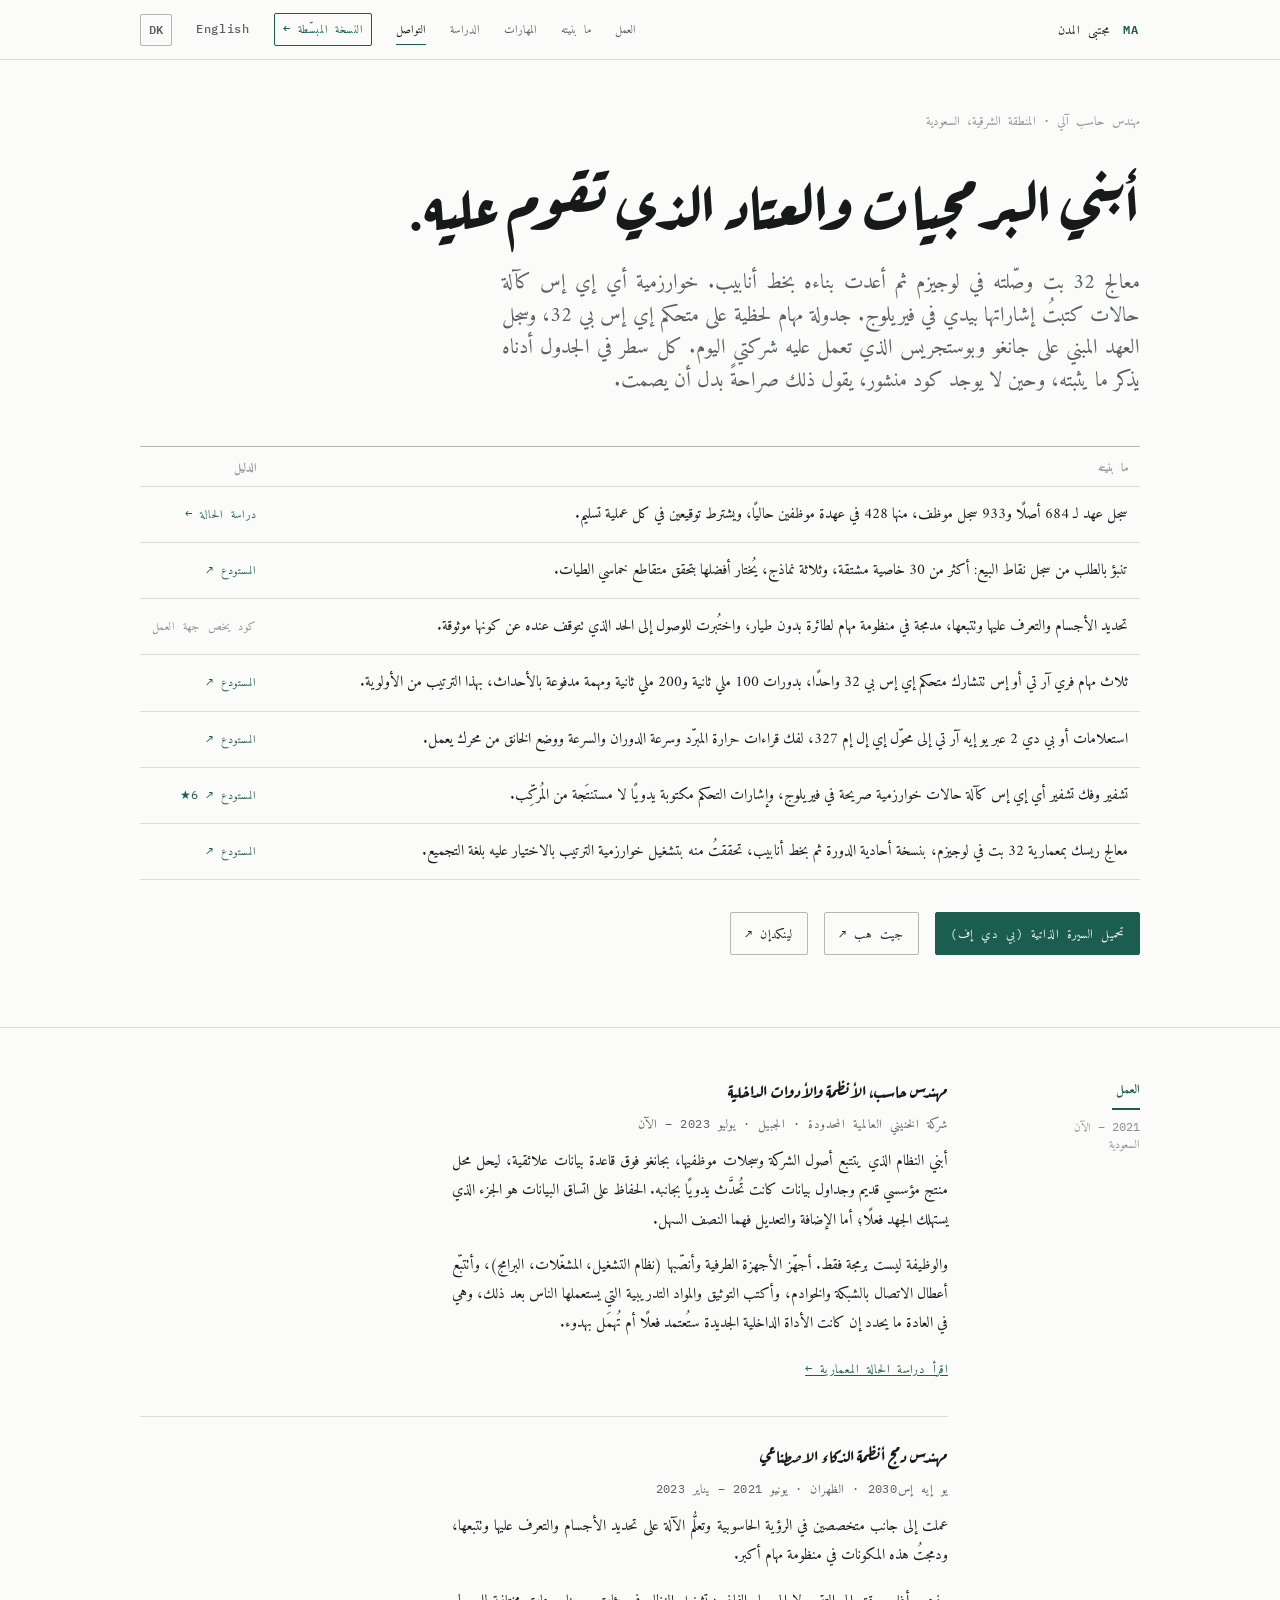
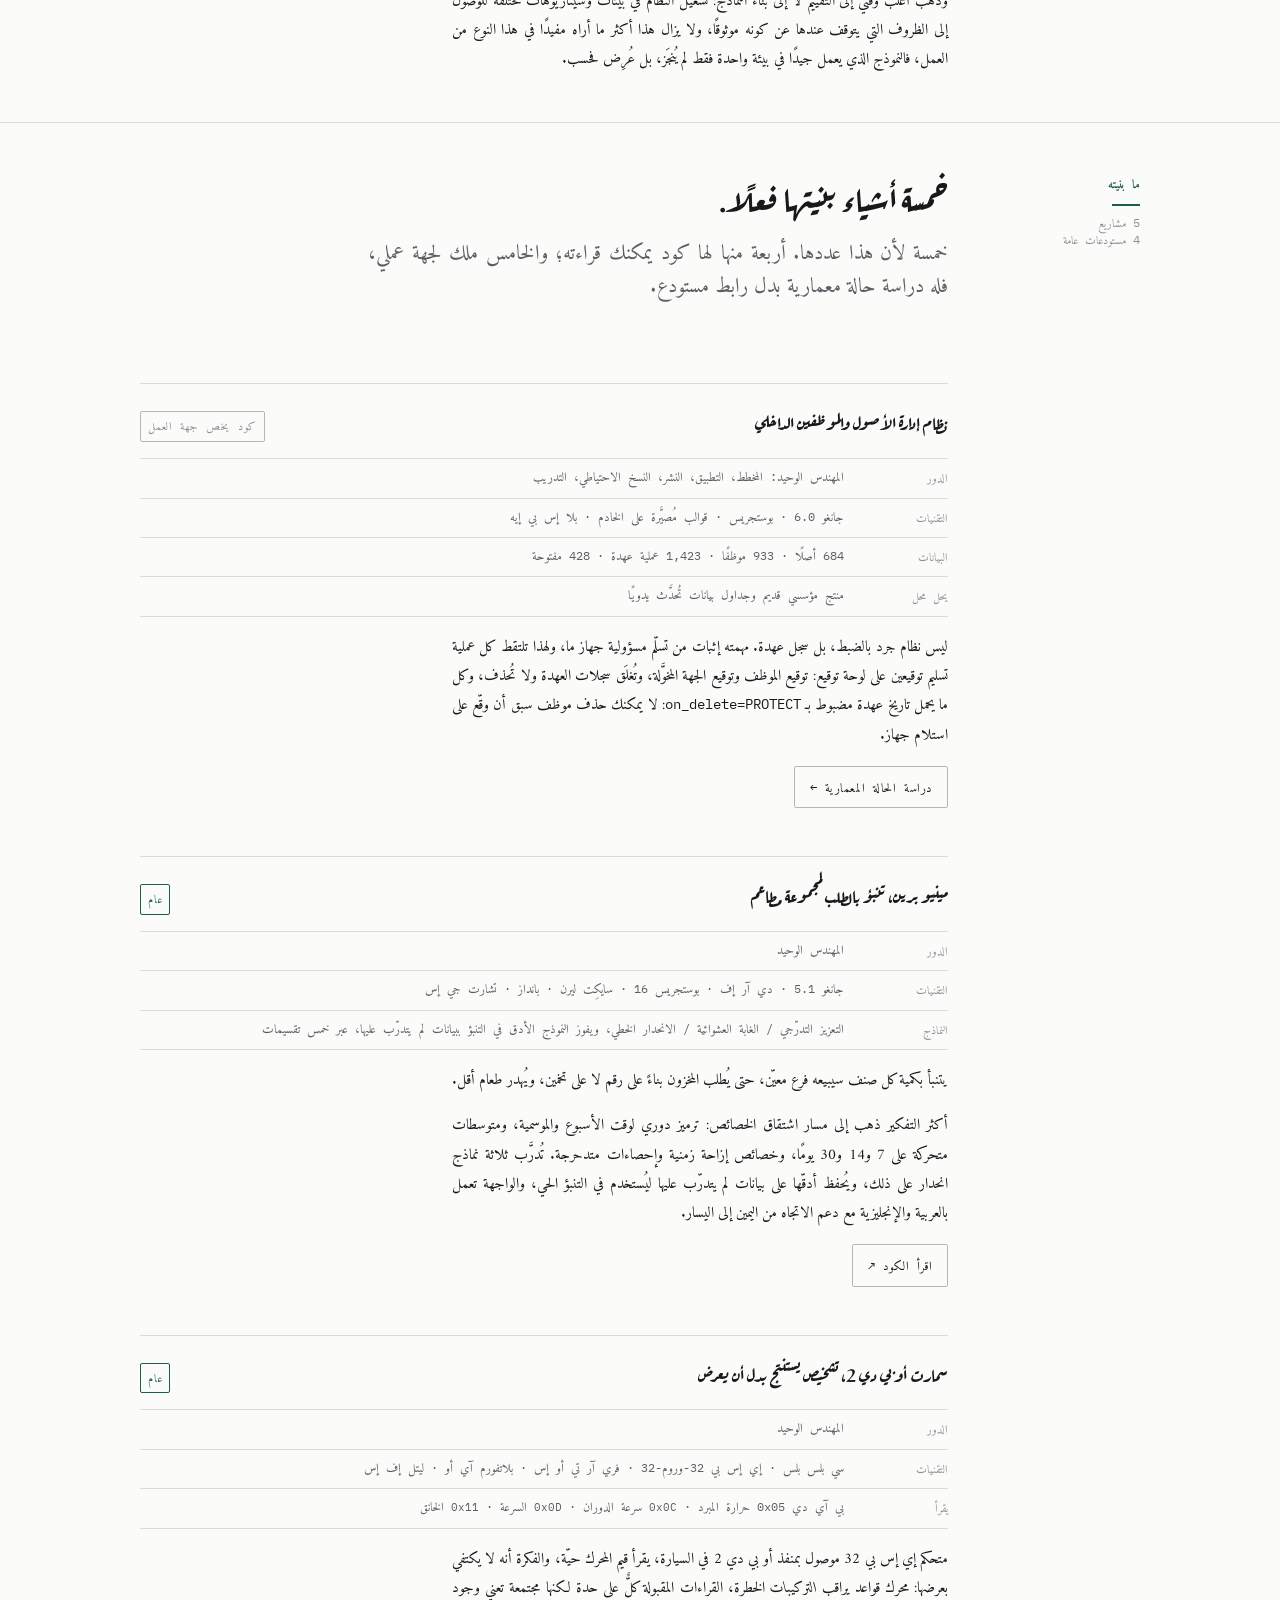
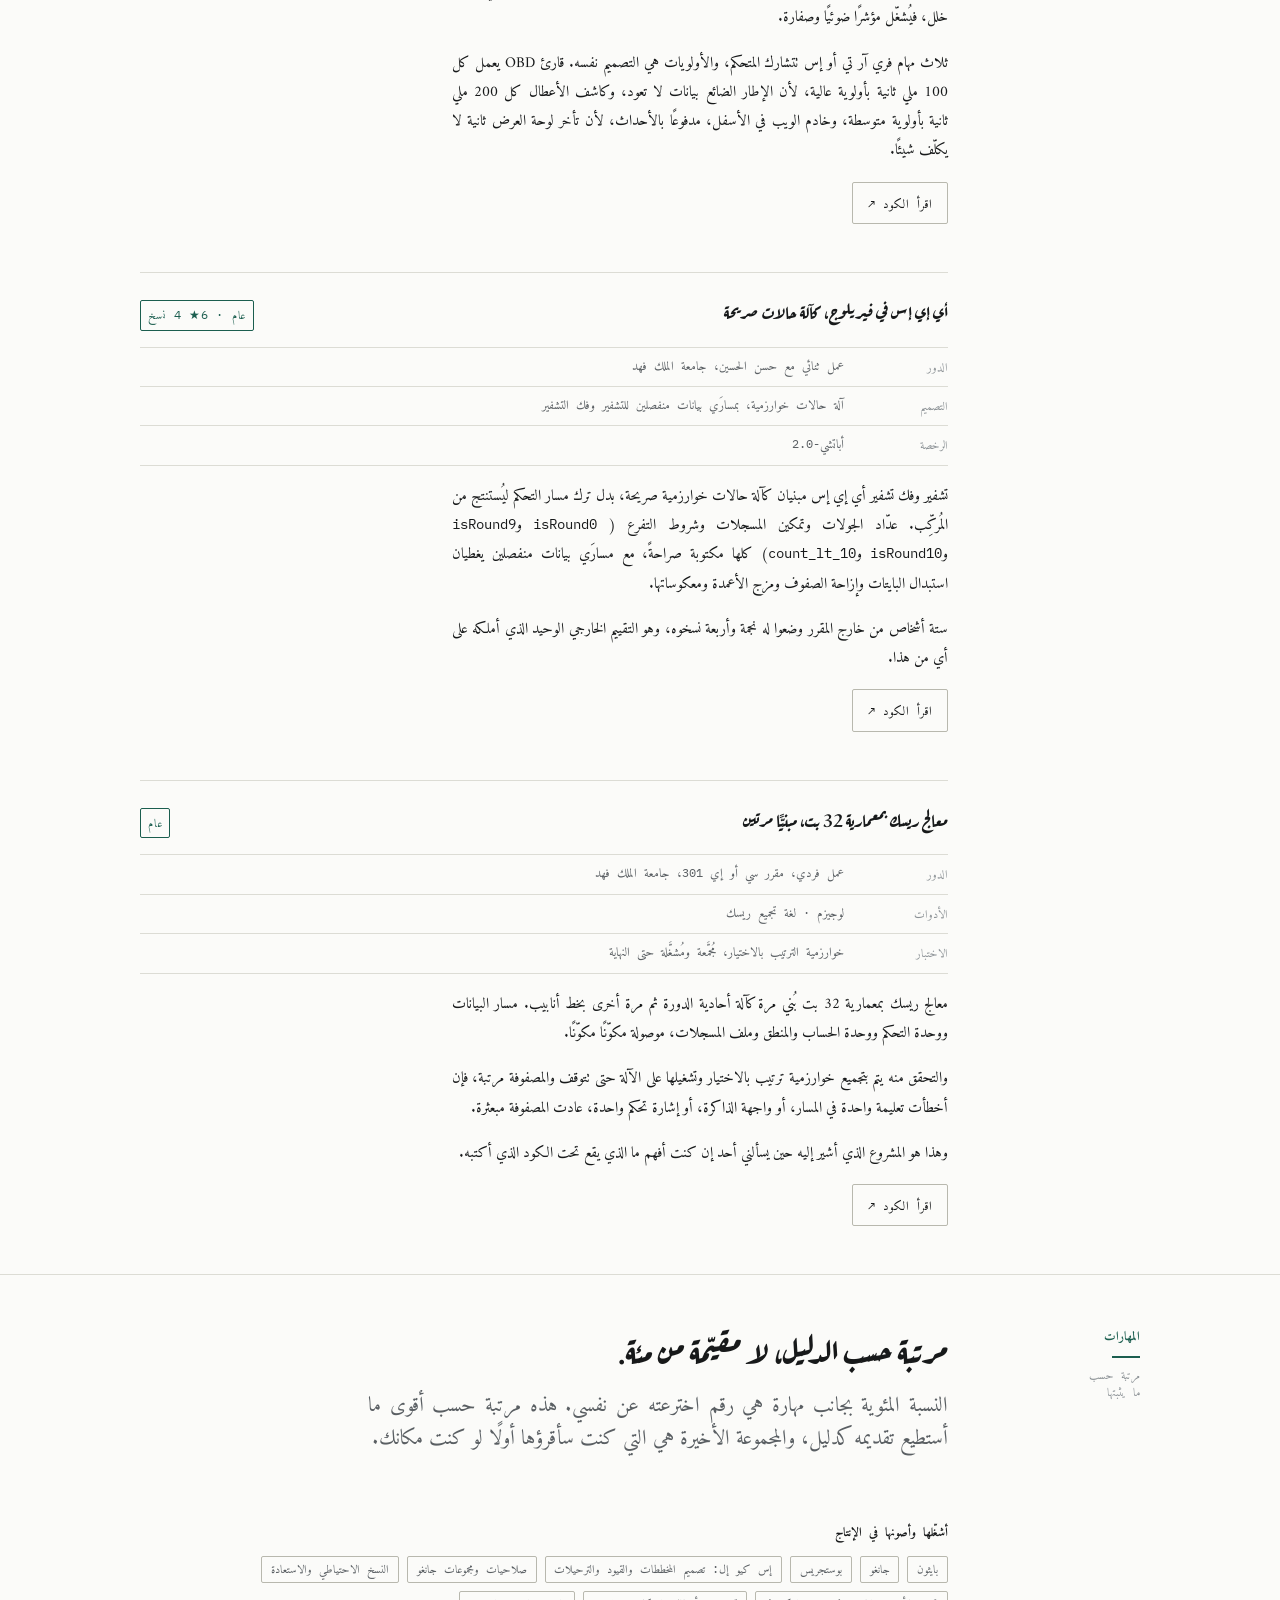
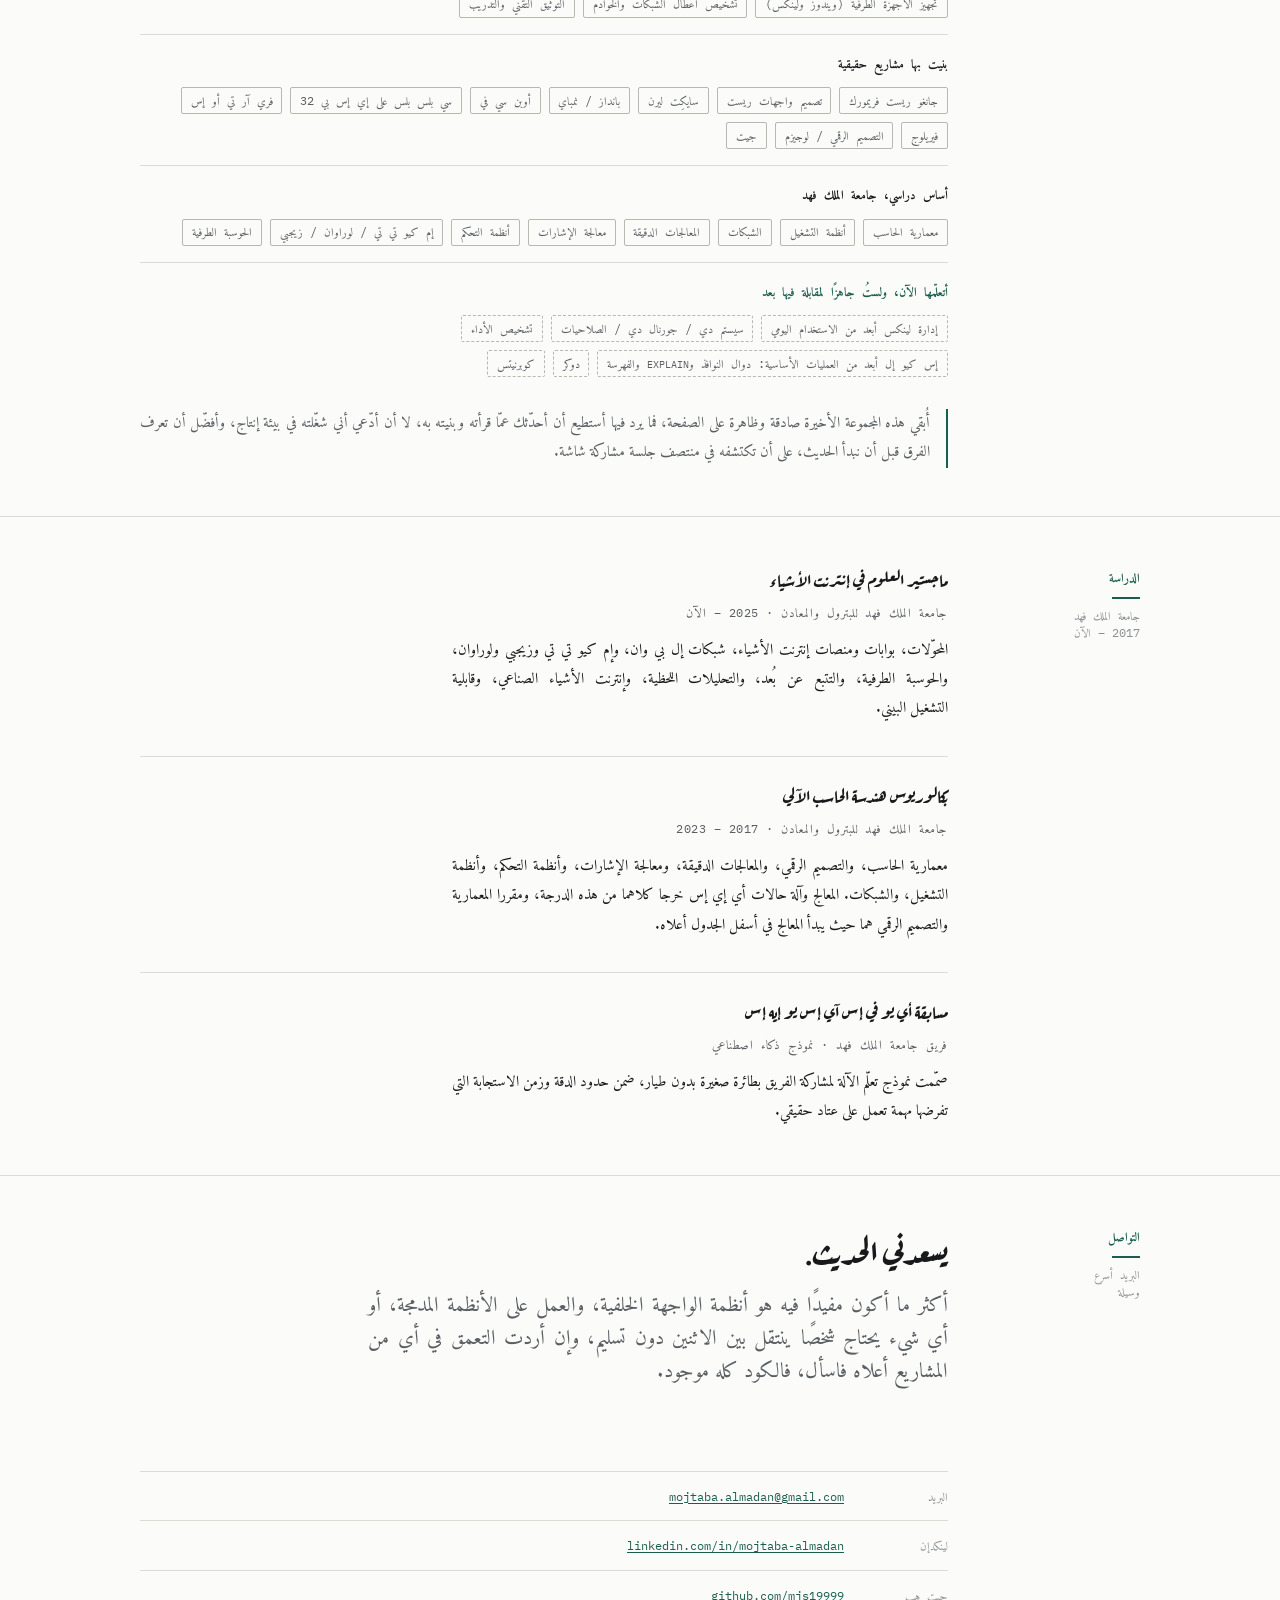
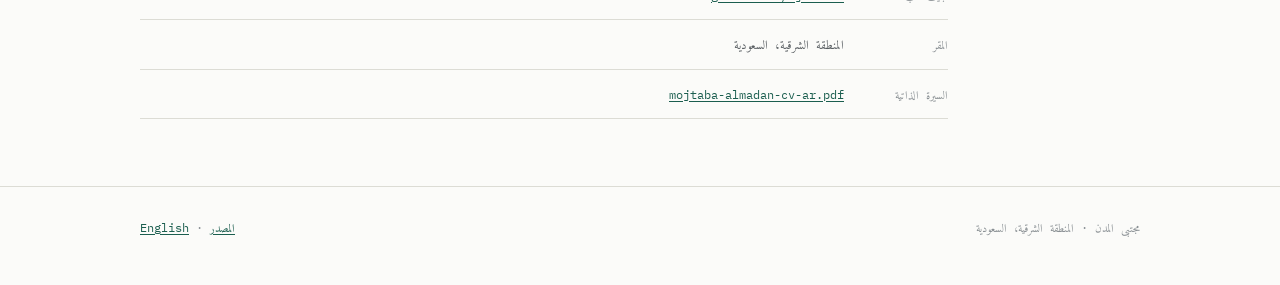
<file: ar/full/index.html>
<!DOCTYPE html>
<html lang="ar" dir="rtl" data-theme="light">
<head>
<meta charset="utf-8">
<meta name="viewport" content="width=device-width, initial-scale=1">
<meta name="color-scheme" content="light dark">
<title>مجتبى المدن، مهندس حاسب آلي</title>
<meta name="description" content="مهندس حاسب آلي في المنطقة الشرقية بالسعودية. أنظمة جانغو وقواعد بيانات إس كيو إل، برمجيات مدمجة على إي إس بي 32، وفيريلوج، ومعالج 32 بت مبني في لوجيزم. كل ادعاء في هذه الصفحة مرفق بما يثبته.">
<link rel="canonical" href="https://mjs19999.github.io/portfolio/ar/full/">
<link rel="alternate" hreflang="en" href="https://mjs19999.github.io/portfolio/full/">
<link rel="alternate" hreflang="ar" href="https://mjs19999.github.io/portfolio/ar/full/">
<link rel="alternate" hreflang="x-default" href="https://mjs19999.github.io/portfolio/full/">

<meta property="og:type" content="website">
<meta property="og:locale" content="ar_SA">
<meta property="og:title" content="مجتبى المدن، مهندس حاسب آلي">
<meta property="og:description" content="أبني البرمجيات والعتاد الذي تقوم عليه. كل سطر يذكر ما يثبته.">

<!-- Set the theme before first paint so the page never flashes the wrong one. -->
<script>
  (function () {
    var stored;
    try { stored = localStorage.getItem("theme"); } catch (e) {}
    document.documentElement.dataset.theme =
      stored ||
      (window.matchMedia("(prefers-color-scheme: dark)").matches ? "dark" : "light");
  })();
</script>

<link rel="preconnect" href="https://fonts.googleapis.com">
<link rel="preconnect" href="https://fonts.gstatic.com" crossorigin>
<link rel="stylesheet" href="https://fonts.googleapis.com/css2?family=Amiri:ital,wght@0,400;0,700;1,400&family=Aref+Ruqaa:wght@400;700&family=IBM+Plex+Mono:wght@400;500;600&display=swap">

<link rel="stylesheet" href="../../assets/css/tokens.css">
<link rel="stylesheet" href="../../assets/css/base.css">
<link rel="stylesheet" href="../../assets/css/layout.css">
<link rel="stylesheet" href="../../assets/css/components.css">
<link rel="stylesheet" href="../../assets/css/rtl.css">
</head>
<body>

<a class="skip-link" href="#main">تخطَّ إلى المحتوى</a>

<header class="masthead">
  <div class="shell masthead__inner">
    <a class="masthead__name" href="#top"><b>MA</b> مجتبى المدن</a>
    <nav class="masthead__nav" aria-label="أقسام الصفحة">
      <a href="#work">العمل</a>
      <a href="#built">ما بنيته</a>
      <a href="#stack">المهارات</a>
      <a href="#background">الدراسة</a>
      <a href="#contact">التواصل</a>
    </nav>
    <a class="mode-link" href="../index.html">النسخة المبسّطة &larr;</a>
    <a class="lang-link" href="../../full/index.html" hreflang="en" lang="en">English</a>
    <button class="icon-btn" id="theme-toggle" type="button" aria-label="تبديل السمة">DK</button>
  </div>
</header>

<main id="main">

  <!-- ===================================================================
       HERO
       =================================================================== -->
  <section class="section section--hero" id="top">
    <div class="shell">
      <p class="eyebrow">مهندس حاسب آلي &middot; المنطقة الشرقية، السعودية</p>
      <h1>أبني البرمجيات والعتاد الذي تقوم عليه.</h1>
      <p class="lead hero__lead">
        معالج 32 بت وصّلته في لوجيزم ثم أعدت بناءه بخط أنابيب. خوارزمية أي إي إس
        كآلة حالات كتبتُ إشاراتها بيدي في فيريلوج. جدولة مهام لحظية على متحكم
        إي إس بي 32، وسجل العهد المبني على جانغو وبوستجريس الذي تعمل عليه شركتي
        اليوم. كل سطر في الجدول أدناه يذكر ما يثبته، وحين لا يوجد كود
        منشور، يقول ذلك صراحةً بدل أن يصمت.
      </p>

      <table class="layers">
        <caption class="u-sr">
          أشياء بنيتها، والدليل على كل واحدة منها.
        </caption>
        <thead>
          <tr>
            <th scope="col">ما بنيته</th>
            <th scope="col">الدليل</th>
          </tr>
        </thead>
        <tbody>
          <tr>
            <th scope="row" class="layer__what">سجل عهد لـ 684 أصلًا و933 سجل موظف، منها 428 في عهدة موظفين حاليًا، ويشترط توقيعين في كل عملية تسليم.</th>
            <td class="layer__proof"><a href="../work/khonaini-asset-system.html">دراسة الحالة &larr;</a></td>
          </tr>
          <tr>
            <th scope="row" class="layer__what">تنبؤ بالطلب من سجل نقاط البيع: أكثر من 30 خاصية مشتقة، وثلاثة نماذج، يُختار أفضلها بتحقق متقاطع خماسي الطيات.</th>
            <td class="layer__proof"><a href="https://github.com/mjs19999/smart_menu_brain" target="_blank" rel="noopener">المستودع &#8599;</a></td>
          </tr>
          <tr>
            <th scope="row" class="layer__what">تحديد الأجسام والتعرف عليها وتتبعها، مدمجة في منظومة مهام لطائرة بدون طيار، واختُبرت للوصول إلى الحد الذي تتوقف عنده عن كونها موثوقة.</th>
            <td class="layer__proof">كود يخص جهة العمل</td>
          </tr>
          <tr>
            <th scope="row" class="layer__what">ثلاث مهام فري آر تي أو إس تتشارك متحكم إي إس بي 32 واحدًا، بدورات 100&nbsp;ملي ثانية و200&nbsp;ملي ثانية ومهمة مدفوعة بالأحداث، بهذا الترتيب من الأولوية.</th>
            <td class="layer__proof"><a href="https://github.com/mjs19999/SmartOBDII-Final" target="_blank" rel="noopener">المستودع &#8599;</a></td>
          </tr>
          <tr>
            <th scope="row" class="layer__what">استعلامات أو بي دي 2 عبر يو إيه آر تي إلى محوّل إي إل إم 327، لفك قراءات حرارة المبرّد وسرعة الدوران والسرعة ووضع الخانق من محرك يعمل.</th>
            <td class="layer__proof"><a href="https://github.com/mjs19999/SmartOBDII-Final" target="_blank" rel="noopener">المستودع &#8599;</a></td>
          </tr>
          <tr>
            <th scope="row" class="layer__what">تشفير وفك تشفير أي إي إس كآلة حالات خوارزمية صريحة في فيريلوج، وإشارات التحكم مكتوبة يدويًا لا مستنتَجة من المُركِّب.</th>
            <td class="layer__proof"><a href="https://github.com/mjs19999/AES_in_verilog" target="_blank" rel="noopener">المستودع &#8599; 6&#9733;</a></td>
          </tr>
          <tr>
            <th scope="row" class="layer__what">معالج ريسك بمعمارية 32 بت في لوجيزم، بنسخة أحادية الدورة ثم بخط أنابيب، تحققتُ منه بتشغيل خوارزمية الترتيب بالاختيار عليه بلغة التجميع.</th>
            <td class="layer__proof"><a href="https://github.com/mjs19999/32-bit-cpu-in-logisim" target="_blank" rel="noopener">المستودع &#8599;</a></td>
          </tr>
        </tbody>
      </table>

      <div class="hero__actions">
        <a class="btn btn--solid" href="../../assets/pdf/mojtaba-almadan-cv-ar.pdf">تحميل السيرة الذاتية (بي دي إف)</a>
        <a class="btn" href="https://github.com/mjs19999" target="_blank" rel="noopener">جيت هب &#8599;</a>
        <a class="btn" href="https://www.linkedin.com/in/mojtaba-almadan/" target="_blank" rel="noopener">لينكدإن &#8599;</a>
      </div>
    </div>
  </section>

  <!-- ===================================================================
       WORK
       =================================================================== -->
  <section class="section" id="work">
    <div class="shell section__grid">
      <div class="gutter">
        <div class="gutter__label">العمل</div>
        <p class="gutter__meta">2021 &ndash; الآن<br>السعودية</p>
      </div>

      <div class="stack-v">
        <article class="role">
          <div class="role__head">
            <h3>مهندس حاسب، الأنظمة والأدوات الداخلية</h3>
            <span class="role__org">شركة الخنيني العالمية المحدودة &middot; الجبيل &middot; يوليو 2023 &ndash; الآن</span>
          </div>
          <div class="role__body prose">
            <p>
              أبني النظام الذي يتتبع أصول الشركة وسجلات موظفيها، بجانغو
              فوق قاعدة بيانات علائقية، ليحل محل منتج مؤسسي قديم وجداول
              بيانات كانت تُحدَّث يدويًا بجانبه. الحفاظ على اتساق البيانات هو
              الجزء الذي يستهلك الجهد فعلًا؛ أما الإضافة والتعديل فهما النصف
              السهل.
            </p>
            <p>
              والوظيفة ليست برمجة فقط. أجهّز الأجهزة الطرفية وأنصّبها (نظام
              التشغيل، المشغّلات، البرامج)، وأتتبّع أعطال الاتصال بالشبكة
              والخوادم، وأكتب التوثيق والمواد التدريبية التي يستعملها الناس بعد
              ذلك، وهي في العادة ما يحدد إن كانت الأداة الداخلية الجديدة
              ستُعتمد فعلًا أم تُهمَل بهدوء.
            </p>
            <p>
              <a class="link-mono" href="../work/khonaini-asset-system.html">اقرأ دراسة الحالة المعمارية &larr;</a>
            </p>
          </div>
        </article>

        <article class="role">
          <div class="role__head">
            <h3>مهندس دمج أنظمة الذكاء الاصطناعي</h3>
            <span class="role__org">يو إيه إس2030 &middot; الظهران &middot; يونيو 2021 &ndash; يناير 2023</span>
          </div>
          <div class="role__body prose">
            <p>
              عملت إلى جانب متخصصين في الرؤية الحاسوبية وتعلُّم الآلة على تحديد
              الأجسام والتعرف عليها وتتبعها، ودمجتُ هذه المكونات في منظومة مهام
              أكبر.
            </p>
            <p>
              وذهب أغلب وقتي إلى التقييم لا إلى بناء النماذج: تشغيل النظام في
              بيئات وسيناريوهات مختلفة للوصول إلى الظروف التي يتوقف عندها عن
              كونه موثوقًا، ولا يزال هذا أكثر ما أراه مفيدًا في هذا النوع من
              العمل، فالنموذج الذي يعمل جيدًا في بيئة واحدة فقط لم
              يُنجَز، بل عُرِض فحسب.
            </p>
          </div>
        </article>
      </div>
    </div>
  </section>

  <!-- ===================================================================
       BUILT
       =================================================================== -->
  <section class="section" id="built">
    <div class="shell section__grid">
      <div class="gutter">
        <div class="gutter__label">ما بنيته</div>
        <p class="gutter__meta">5 مشاريع<br>4 مستودعات عامة</p>
      </div>

      <div class="stack-v--loose stack-v">
        <div class="section__intro">
          <h2>خمسة أشياء بنيتها فعلًا.</h2>
          <p class="lead">
            خمسة لأن هذا عددها. أربعة منها لها كود يمكنك
            قراءته؛ والخامس ملك لجهة عملي، فله دراسة حالة معمارية بدل رابط
            مستودع.
          </p>
        </div>

        <article class="spec">
          <div class="spec__head">
            <h3 class="spec__title">نظام إدارة الأصول والموظفين الداخلي</h3>
            <span class="tag">كود يخص جهة العمل</span>
          </div>
          <dl class="spec__meta">
            <div><dt>الدور</dt><dd>المهندس الوحيد: المخطط، التطبيق، النشر، النسخ الاحتياطي، التدريب</dd></div>
            <div><dt>التقنيات</dt><dd>جانغو 6.0 &middot; بوستجريس &middot; قوالب مُصيَّرة على الخادم &middot; بلا إس بي إيه</dd></div>
            <div><dt>البيانات</dt><dd>684 أصلًا &middot; 933 موظفًا &middot; 1,423 عملية عهدة &middot; 428 مفتوحة</dd></div>
            <div><dt>يحل محل</dt><dd>منتج مؤسسي قديم وجداول بيانات تُحدَّث يدويًا</dd></div>
          </dl>
          <div class="spec__body prose">
            <p>
              ليس نظام جرد بالضبط، بل سجل عهدة. مهمته إثبات من تسلّم
              مسؤولية جهاز ما، ولهذا تلتقط كل عملية تسليم توقيعين على لوحة
              توقيع: توقيع الموظف وتوقيع الجهة المخوَّلة، وتُغلَق سجلات العهدة
              ولا تُحذف، وكل ما يحمل تاريخ عهدة مضبوط بـ
              <code dir="ltr">on_delete=PROTECT</code>: لا يمكنك حذف موظف سبق أن وقّع على
              استلام جهاز.
            </p>
          </div>
          <div class="spec__links">
            <a class="btn" href="../work/khonaini-asset-system.html">دراسة الحالة المعمارية &larr;</a>
          </div>
        </article>

        <article class="spec">
          <div class="spec__head">
            <h3 class="spec__title">مينيو برين، تنبؤ بالطلب لمجموعة مطاعم</h3>
            <span class="tag tag--signal">عام</span>
          </div>
          <dl class="spec__meta">
            <div><dt>الدور</dt><dd>المهندس الوحيد</dd></div>
            <div><dt>التقنيات</dt><dd>جانغو 5.1 &middot; دي آر إف &middot; بوستجريس 16 &middot; سايكِت ليرن &middot; بانداز &middot; تشارت جي إس</dd></div>
            <div><dt>النماذج</dt><dd>التعزيز التدرّجي / الغابة العشوائية / الانحدار الخطي، ويفوز النموذج الأدق في التنبؤ ببيانات لم يتدرّب عليها، عبر خمس تقسيمات</dd></div>
          </dl>
          <div class="spec__body prose">
            <p>
              يتنبأ بكمية كل صنف سيبيعه فرع معيّن، حتى يُطلب المخزون بناءً على
              رقم لا على تخمين، ويُهدر طعام أقل.
            </p>
            <p>
              أكثر التفكير ذهب إلى مسار اشتقاق الخصائص: ترميز دوري لوقت الأسبوع
              والموسمية، ومتوسطات متحركة على 7 و14 و30 يومًا، وخصائص إزاحة
              زمنية وإحصاءات متدحرجة. تُدرَّب ثلاثة نماذج انحدار على ذلك، ويُحفظ
              أدقّها على بيانات لم يتدرّب عليها ليُستخدم في التنبؤ الحي،
              والواجهة تعمل بالعربية والإنجليزية
              مع دعم الاتجاه من اليمين إلى اليسار.
            </p>
          </div>
          <div class="spec__links">
            <a class="btn" href="https://github.com/mjs19999/smart_menu_brain" target="_blank" rel="noopener">اقرأ الكود &#8599;</a>
          </div>
        </article>

        <article class="spec">
          <div class="spec__head">
            <h3 class="spec__title">سمارت أو بي دي 2، تشخيص يستنتج بدل أن يعرض</h3>
            <span class="tag tag--signal">عام</span>
          </div>
          <dl class="spec__meta">
            <div><dt>الدور</dt><dd>المهندس الوحيد</dd></div>
            <div><dt>التقنيات</dt><dd>سي بلس بلس &middot; إي إس بي 32-وروم-32 &middot; فري آر تي أو إس &middot; بلاتفورم آي أو &middot; ليتل إف إس</dd></div>
            <div><dt>يقرأ</dt><dd>بي آي دي 0x05 حرارة المبرد &middot; <code dir="ltr">0x0C</code> سرعة الدوران &middot; <code dir="ltr">0x0D</code> السرعة &middot; <code dir="ltr">0x11</code> الخانق</dd></div>
          </dl>
          <div class="spec__body prose">
            <p>
              متحكم إي إس بي 32 موصول بمنفذ أو بي دي 2 في السيارة، يقرأ قيم المحرك حيّة،
              والفكرة أنه لا يكتفي بعرضها: محرك قواعد يراقب <em>التركيبات</em>
              الخطرة، القراءات المقبولة كلٌّ على حدة لكنها مجتمعة تعني
              وجود خلل، فيُشغّل مؤشرًا ضوئيًا وصفارة.
            </p>
            <p>
              ثلاث مهام فري آر تي أو إس تتشارك المتحكم، والأولويات هي التصميم نفسه.
              قارئ OBD يعمل كل 100&nbsp;ملي ثانية بأولوية عالية، لأن الإطار الضائع
              بيانات لا تعود، وكاشف الأعطال كل 200&nbsp;ملي ثانية بأولوية متوسطة، وخادم
              الويب في الأسفل، مدفوعًا بالأحداث، لأن تأخر لوحة العرض ثانية لا
              يكلّف شيئًا.
            </p>
          </div>
          <div class="spec__links">
            <a class="btn" href="https://github.com/mjs19999/SmartOBDII-Final" target="_blank" rel="noopener">اقرأ الكود &#8599;</a>
          </div>
        </article>

        <article class="spec">
          <div class="spec__head">
            <h3 class="spec__title">أي إي إس في فيريلوج، كآلة حالات صريحة</h3>
            <span class="tag tag--signal">عام &middot; 6&#9733; 4 نسخ</span>
          </div>
          <dl class="spec__meta">
            <div><dt>الدور</dt><dd>عمل ثنائي مع حسن الحسين، جامعة الملك فهد</dd></div>
            <div><dt>التصميم</dt><dd>آلة حالات خوارزمية، بمسارَي بيانات منفصلين للتشفير وفك التشفير</dd></div>
            <div><dt>الرخصة</dt><dd>أباتشي-2.0</dd></div>
          </dl>
          <div class="spec__body prose">
            <p>
              تشفير وفك تشفير أي إي إس مبنيان كآلة حالات خوارزمية صريحة، بدل ترك مسار
              التحكم ليُستنتج من المُركِّب. عدّاد الجولات وتمكين المسجلات وشروط
              التفرع ( <code dir="ltr">isRound0</code> و<code dir="ltr">isRound9</code>
              و<code dir="ltr">isRound10</code> و<code dir="ltr">count_lt_10</code>) كلها
              مكتوبة صراحةً، مع مسارَي بيانات منفصلين يغطيان استبدال البايتات
              وإزاحة الصفوف ومزج الأعمدة ومعكوساتها.
            </p>
            <p>
              ستة أشخاص من خارج المقرر وضعوا له نجمة وأربعة نسخوه، وهو التقييم
              الخارجي الوحيد الذي أملكه على أي من هذا.
            </p>
          </div>
          <div class="spec__links">
            <a class="btn" href="https://github.com/mjs19999/AES_in_verilog" target="_blank" rel="noopener">اقرأ الكود &#8599;</a>
          </div>
        </article>

        <article class="spec">
          <div class="spec__head">
            <h3 class="spec__title">معالج ريسك بمعمارية 32 بت، مبنيًّا مرتين</h3>
            <span class="tag tag--signal">عام</span>
          </div>
          <dl class="spec__meta">
            <div><dt>الدور</dt><dd>عمل فردي، مقرر سي أو إي 301، جامعة الملك فهد</dd></div>
            <div><dt>الأدوات</dt><dd>لوجيزم &middot; لغة تجميع ريسك</dd></div>
            <div><dt>الاختبار</dt><dd>خوارزمية الترتيب بالاختيار، مُجمَّعة ومُشغَّلة حتى النهاية</dd></div>
          </dl>
          <div class="spec__body prose">
            <p>
              معالج ريسك بمعمارية 32 بت بُني مرة كآلة أحادية الدورة ثم مرة
              أخرى بخط أنابيب. مسار البيانات ووحدة التحكم ووحدة الحساب والمنطق
              وملف المسجلات، موصولة مكوّنًا مكوّنًا.
            </p>
            <p>
              والتحقق منه يتم بتجميع خوارزمية ترتيب بالاختيار وتشغيلها على الآلة
              حتى تتوقف والمصفوفة مرتبة، فإن أخطأت تعليمة واحدة في المسار، أو واجهة
              الذاكرة، أو إشارة تحكم واحدة، عادت المصفوفة مبعثرة.
            </p>
            <p>
              وهذا هو المشروع الذي أشير إليه حين يسألني أحد إن كنت أفهم ما الذي
              يقع تحت الكود الذي أكتبه.
            </p>
          </div>
          <div class="spec__links">
            <a class="btn" href="https://github.com/mjs19999/32-bit-cpu-in-logisim" target="_blank" rel="noopener">اقرأ الكود &#8599;</a>
          </div>
        </article>
      </div>
    </div>
  </section>

  <!-- ===================================================================
       STACK
       =================================================================== -->
  <section class="section" id="stack">
    <div class="shell section__grid">
      <div class="gutter">
        <div class="gutter__label">المهارات</div>
        <p class="gutter__meta">مرتبة حسب<br>ما يثبتها</p>
      </div>

      <div class="stack-v">
        <div class="section__intro">
          <h2>مرتبة حسب الدليل، لا مقيّمة من مئة.</h2>
          <p class="lead">
            النسبة المئوية بجانب مهارة هي رقم اخترعته عن نفسي. هذه مرتبة حسب
            أقوى ما أستطيع تقديمه كدليل، والمجموعة الأخيرة هي التي كنت سأقرؤها
            أولًا لو كنت مكانك.
          </p>
        </div>

        <div class="stack-v--tight stack-v">
          <div class="tier">
            <div class="tier__label">أشغّلها وأصونها في الإنتاج</div>
            <ul class="tier__items">
              <li>بايثون</li>
              <li>جانغو</li>
              <li>بوستجريس</li>
              <li>إس كيو إل: تصميم المخططات والقيود والترحيلات</li>
              <li>صلاحيات ومجموعات جانغو</li>
              <li>النسخ الاحتياطي والاستعادة</li>
              <li>تجهيز الأجهزة الطرفية (ويندوز ولينكس)</li>
              <li>تشخيص أعطال الشبكات والخوادم</li>
              <li>التوثيق التقني والتدريب</li>
            </ul>
          </div>

          <div class="tier">
            <div class="tier__label">بنيت بها مشاريع حقيقية</div>
            <ul class="tier__items">
              <li>جانغو ريست فريمورك</li>
              <li>تصميم واجهات ريست</li>
              <li>سايكِت ليرن</li>
              <li>بانداز / نمباي</li>
              <li>أوبن سي في</li>
              <li>سي بلس بلس على إي إس بي 32</li>
              <li>فري آر تي أو إس</li>
              <li>فيريلوج</li>
              <li>التصميم الرقمي / لوجيزم</li>
              <li>جيت</li>
            </ul>
          </div>

          <div class="tier">
            <div class="tier__label">أساس دراسي، جامعة الملك فهد</div>
            <ul class="tier__items">
              <li>معمارية الحاسب</li>
              <li>أنظمة التشغيل</li>
              <li>الشبكات</li>
              <li>المعالجات الدقيقة</li>
              <li>معالجة الإشارات</li>
              <li>أنظمة التحكم</li>
              <li>إم كيو تي تي / لوراوان / زيجبي</li>
              <li>الحوسبة الطرفية</li>
            </ul>
          </div>

          <div class="tier tier--open">
            <div class="tier__label">أتعلّمها الآن، ولستُ جاهزًا لمقابلة فيها بعد</div>
            <ul class="tier__items">
              <li>إدارة لينكس أبعد من الاستخدام اليومي</li>
              <li>سيستم دي / جورنال دي / الصلاحيات</li>
              <li>تشخيص الأداء</li>
              <li>إس كيو إل أبعد من العمليات الأساسية: دوال النوافذ و<code dir="ltr">EXPLAIN</code> والفهرسة</li>
              <li>دوكر</li>
              <li>كوبرنيتس</li>
            </ul>
          </div>
        </div>

        <p class="note">
          أُبقي هذه المجموعة الأخيرة صادقة وظاهرة على الصفحة، فما يرد فيها
          أستطيع أن أحدّثك عمّا قرأته وبنيته به، لا أن أدّعي أني شغّلته
          في بيئة إنتاج، وأفضّل أن تعرف الفرق قبل أن نبدأ الحديث، على أن تكتشفه
          في منتصف جلسة مشاركة شاشة.
        </p>
      </div>
    </div>
  </section>

  <!-- ===================================================================
       BACKGROUND
       =================================================================== -->
  <section class="section" id="background">
    <div class="shell section__grid">
      <div class="gutter">
        <div class="gutter__label">الدراسة</div>
        <p class="gutter__meta">جامعة الملك فهد<br>2017 &ndash; الآن</p>
      </div>

      <div class="stack-v">
        <article class="role">
          <div class="role__head">
            <h3>ماجستير العلوم في إنترنت الأشياء</h3>
            <span class="role__org">جامعة الملك فهد للبترول والمعادن &middot; 2025 &ndash; الآن</span>
          </div>
          <div class="role__body prose">
            <p>
              المحوّلات، بوابات ومنصات إنترنت الأشياء، شبكات إل بي وان، وإم كيو تي تي
              وزيجبي ولوراوان، والحوسبة الطرفية، والتتبع عن بُعد، والتحليلات
              اللحظية، وإنترنت الأشياء الصناعي، وقابلية التشغيل البيني.
            </p>
          </div>
        </article>

        <article class="role">
          <div class="role__head">
            <h3>بكالوريوس هندسة الحاسب الآلي</h3>
            <span class="role__org">جامعة الملك فهد للبترول والمعادن &middot; 2017 &ndash; 2023</span>
          </div>
          <div class="role__body prose">
            <p>
              معمارية الحاسب، والتصميم الرقمي، والمعالجات الدقيقة، ومعالجة
              الإشارات، وأنظمة التحكم، وأنظمة التشغيل، والشبكات. المعالج وآلة
              حالات أي إي إس خرجا كلاهما من هذه الدرجة، ومقررا المعمارية
              والتصميم الرقمي هما حيث يبدأ المعالج في أسفل الجدول أعلاه.
            </p>
          </div>
        </article>

        <article class="role">
          <div class="role__head">
            <h3>مسابقة أي يو في إس آي إس يو إيه إس</h3>
            <span class="role__org">فريق جامعة الملك فهد &middot; نموذج ذكاء اصطناعي</span>
          </div>
          <div class="role__body prose">
            <p>
              صمّمت نموذج تعلّم الآلة لمشاركة الفريق بطائرة صغيرة بدون طيار،
              ضمن حدود الدقة وزمن الاستجابة التي تفرضها مهمة تعمل على عتاد
              حقيقي.
            </p>
          </div>
        </article>
      </div>
    </div>
  </section>

  <!-- ===================================================================
       CONTACT
       =================================================================== -->
  <section class="section" id="contact">
    <div class="shell section__grid">
      <div class="gutter">
        <div class="gutter__label">التواصل</div>
        <p class="gutter__meta">البريد أسرع<br>وسيلة</p>
      </div>

      <div class="stack-v">
        <div class="section__intro">
          <h2>يسعدني الحديث.</h2>
          <p class="lead">
            أكثر ما أكون مفيدًا فيه هو أنظمة الواجهة الخلفية، والعمل على
            الأنظمة المدمجة، أو أي شيء يحتاج شخصًا ينتقل بين الاثنين دون
            تسليم، وإن أردت التعمق في أي من المشاريع أعلاه فاسأل، فالكود
            كله موجود.
          </p>
        </div>

        <dl class="contact-list">
          <div>
            <dt>البريد</dt>
            <dd><a href="mailto:mojtaba.almadan@gmail.com">mojtaba.almadan@gmail.com</a></dd>
          </div>
          <div>
            <dt>لينكدإن</dt>
            <dd><a href="https://www.linkedin.com/in/mojtaba-almadan/" target="_blank" rel="noopener">linkedin.com/in/mojtaba-almadan</a></dd>
          </div>
          <div>
            <dt>جيت هب</dt>
            <dd><a href="https://github.com/mjs19999" target="_blank" rel="noopener">github.com/mjs19999</a></dd>
          </div>
          <div>
            <dt>المقر</dt>
            <dd>المنطقة الشرقية، السعودية</dd>
          </div>
          <div>
            <dt>السيرة الذاتية</dt>
            <dd><a href="../../assets/pdf/mojtaba-almadan-cv-ar.pdf">mojtaba-almadan-cv-ar.pdf</a></dd>
          </div>
        </dl>
      </div>
    </div>
  </section>

</main>

<footer class="footer">
  <div class="shell footer__inner">
    <span>مجتبى المدن &middot; المنطقة الشرقية، السعودية</span>
    <span>
      <a href="https://github.com/mjs19999/portfolio" target="_blank" rel="noopener">المصدر</a>
      &middot;
      <a href="../../full/index.html" hreflang="en" lang="en">English</a>
    </span>
  </div>
</footer>

<script src="../../assets/js/theme.js" defer></script>
<script src="../../assets/js/nav.js" defer></script>
</body>
</html>
</file>
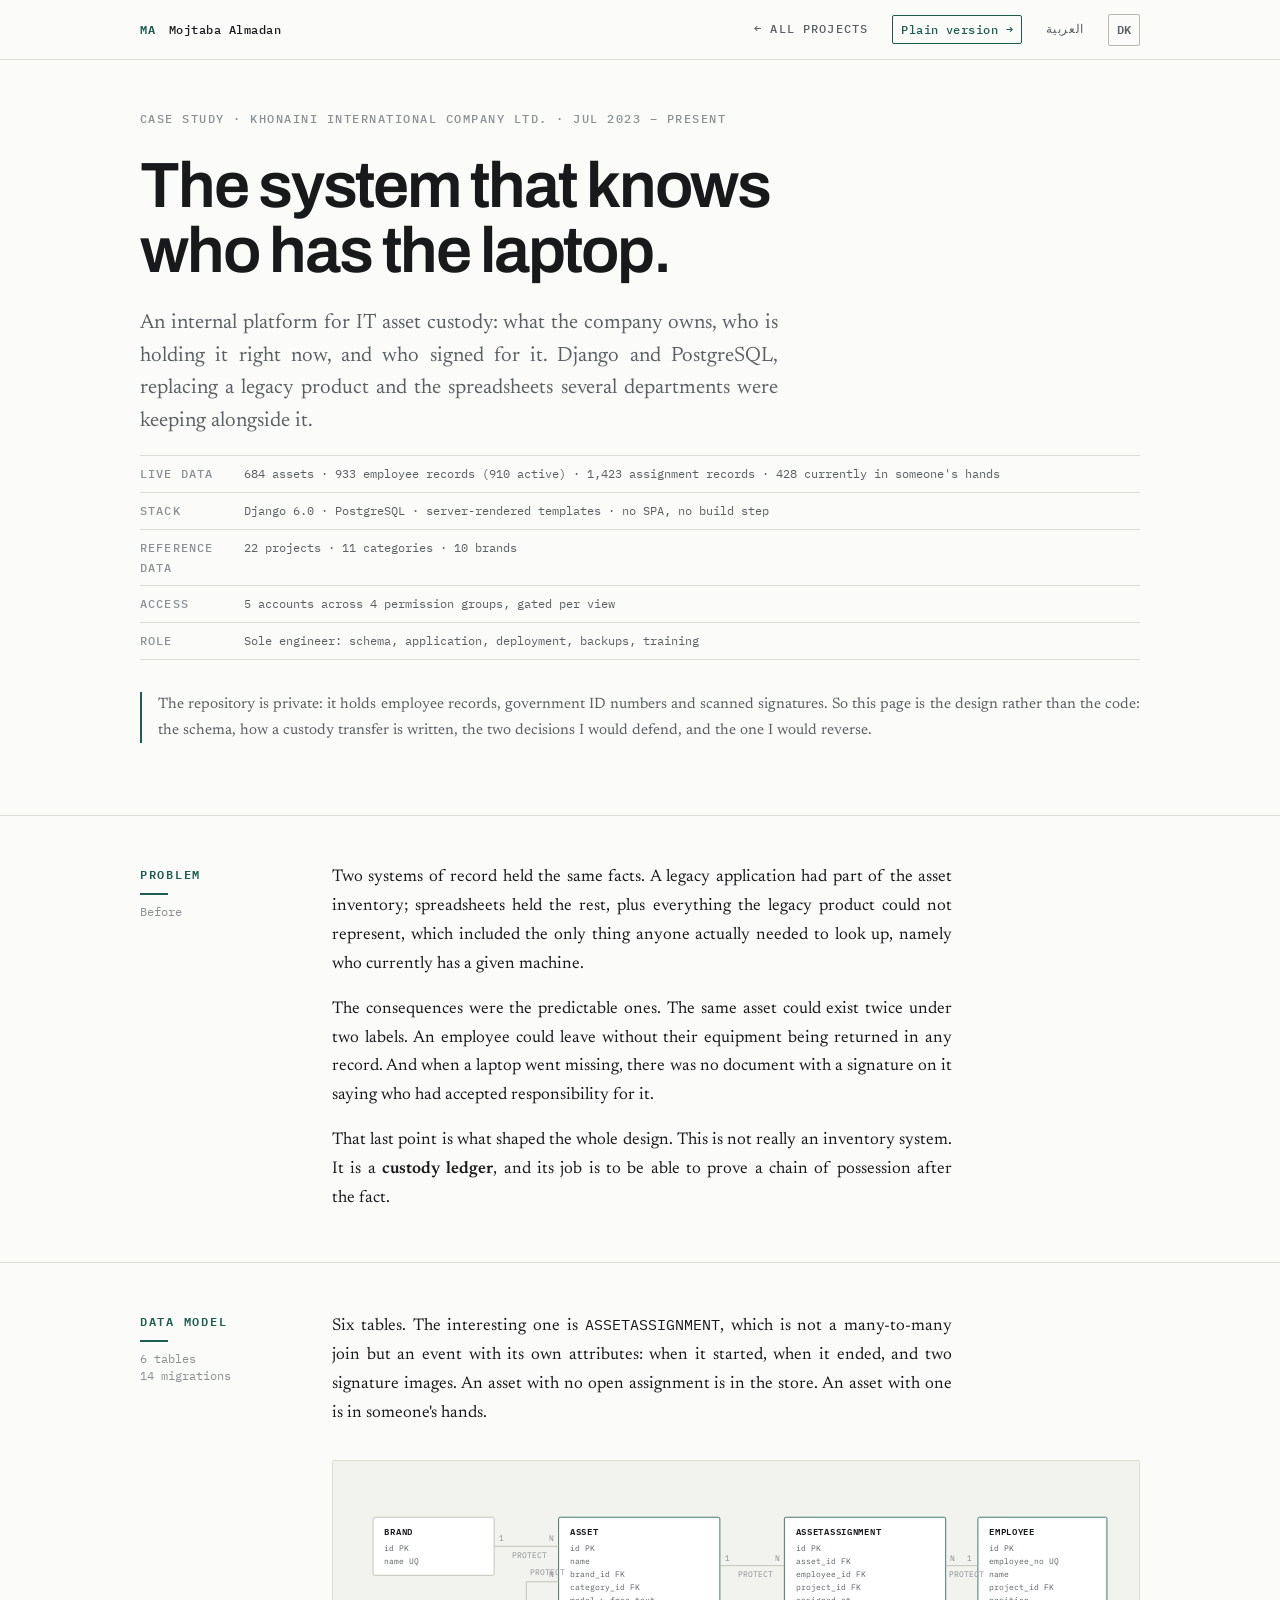
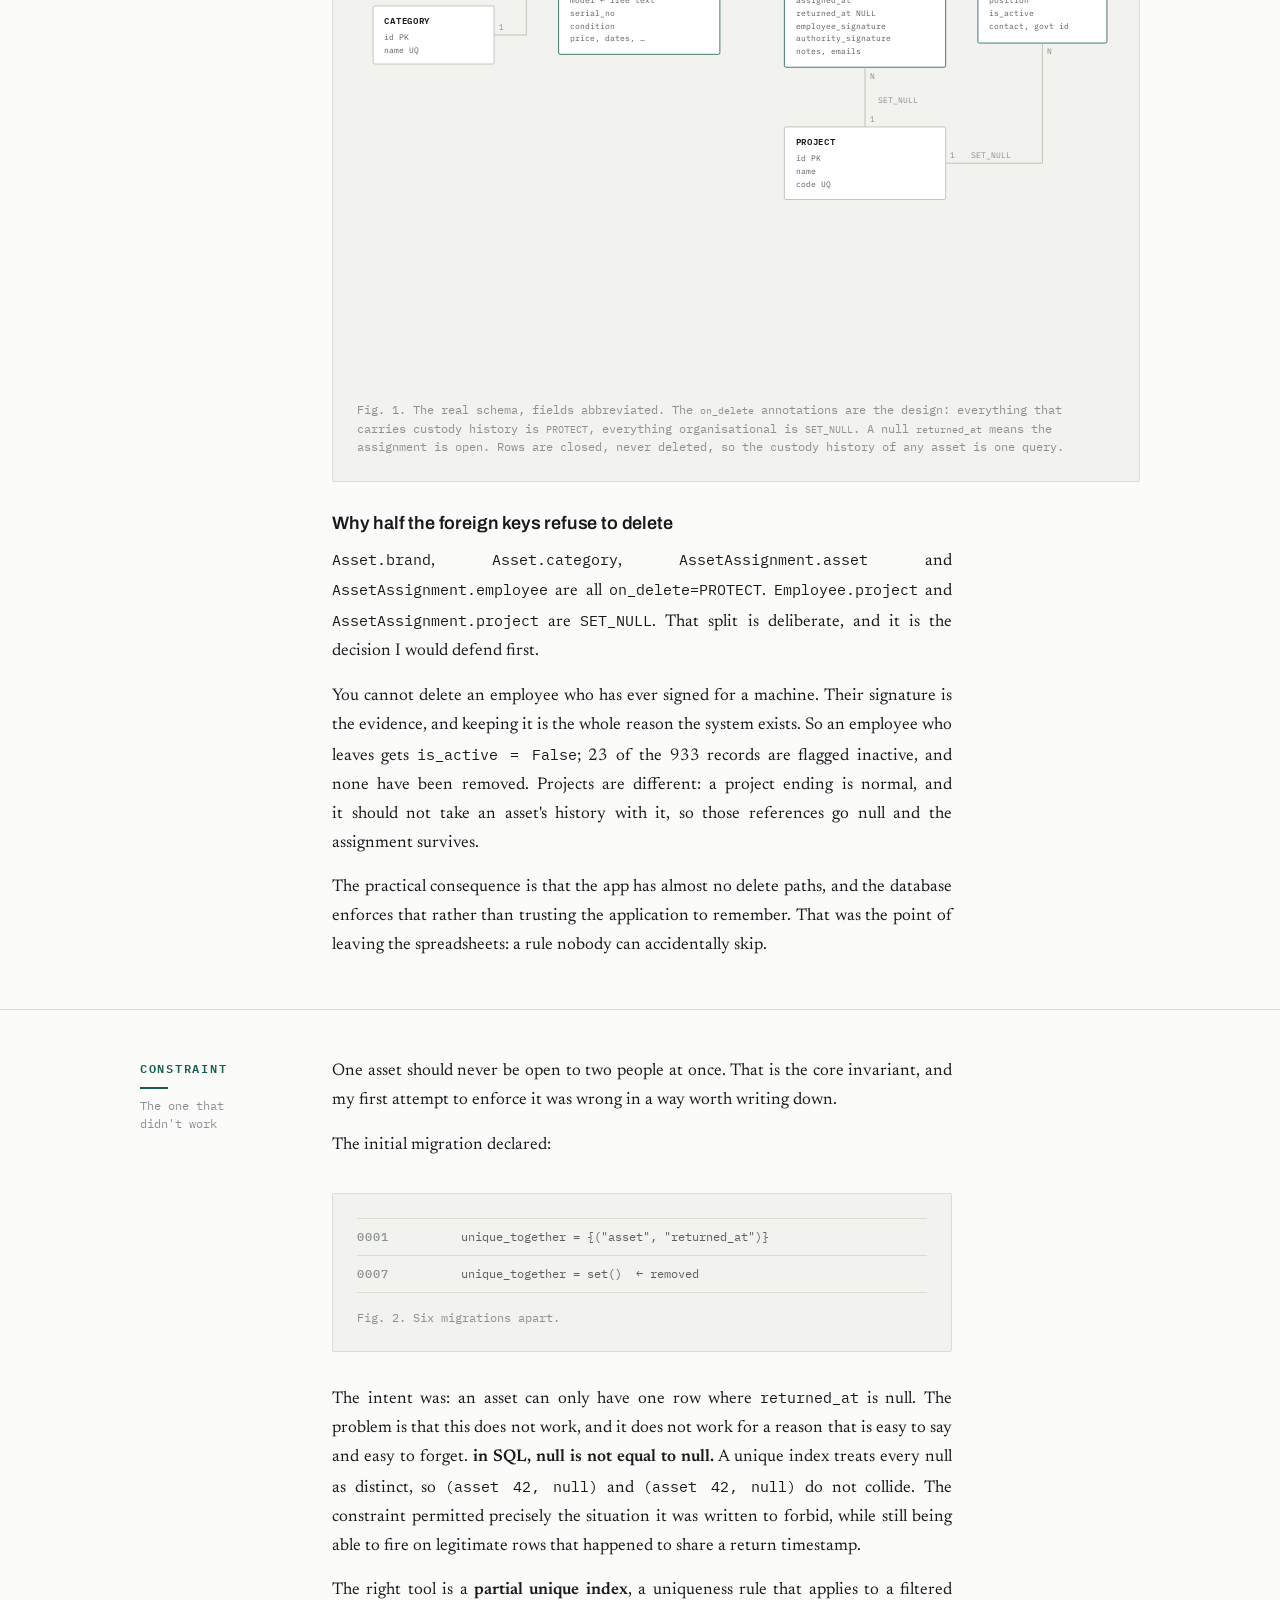
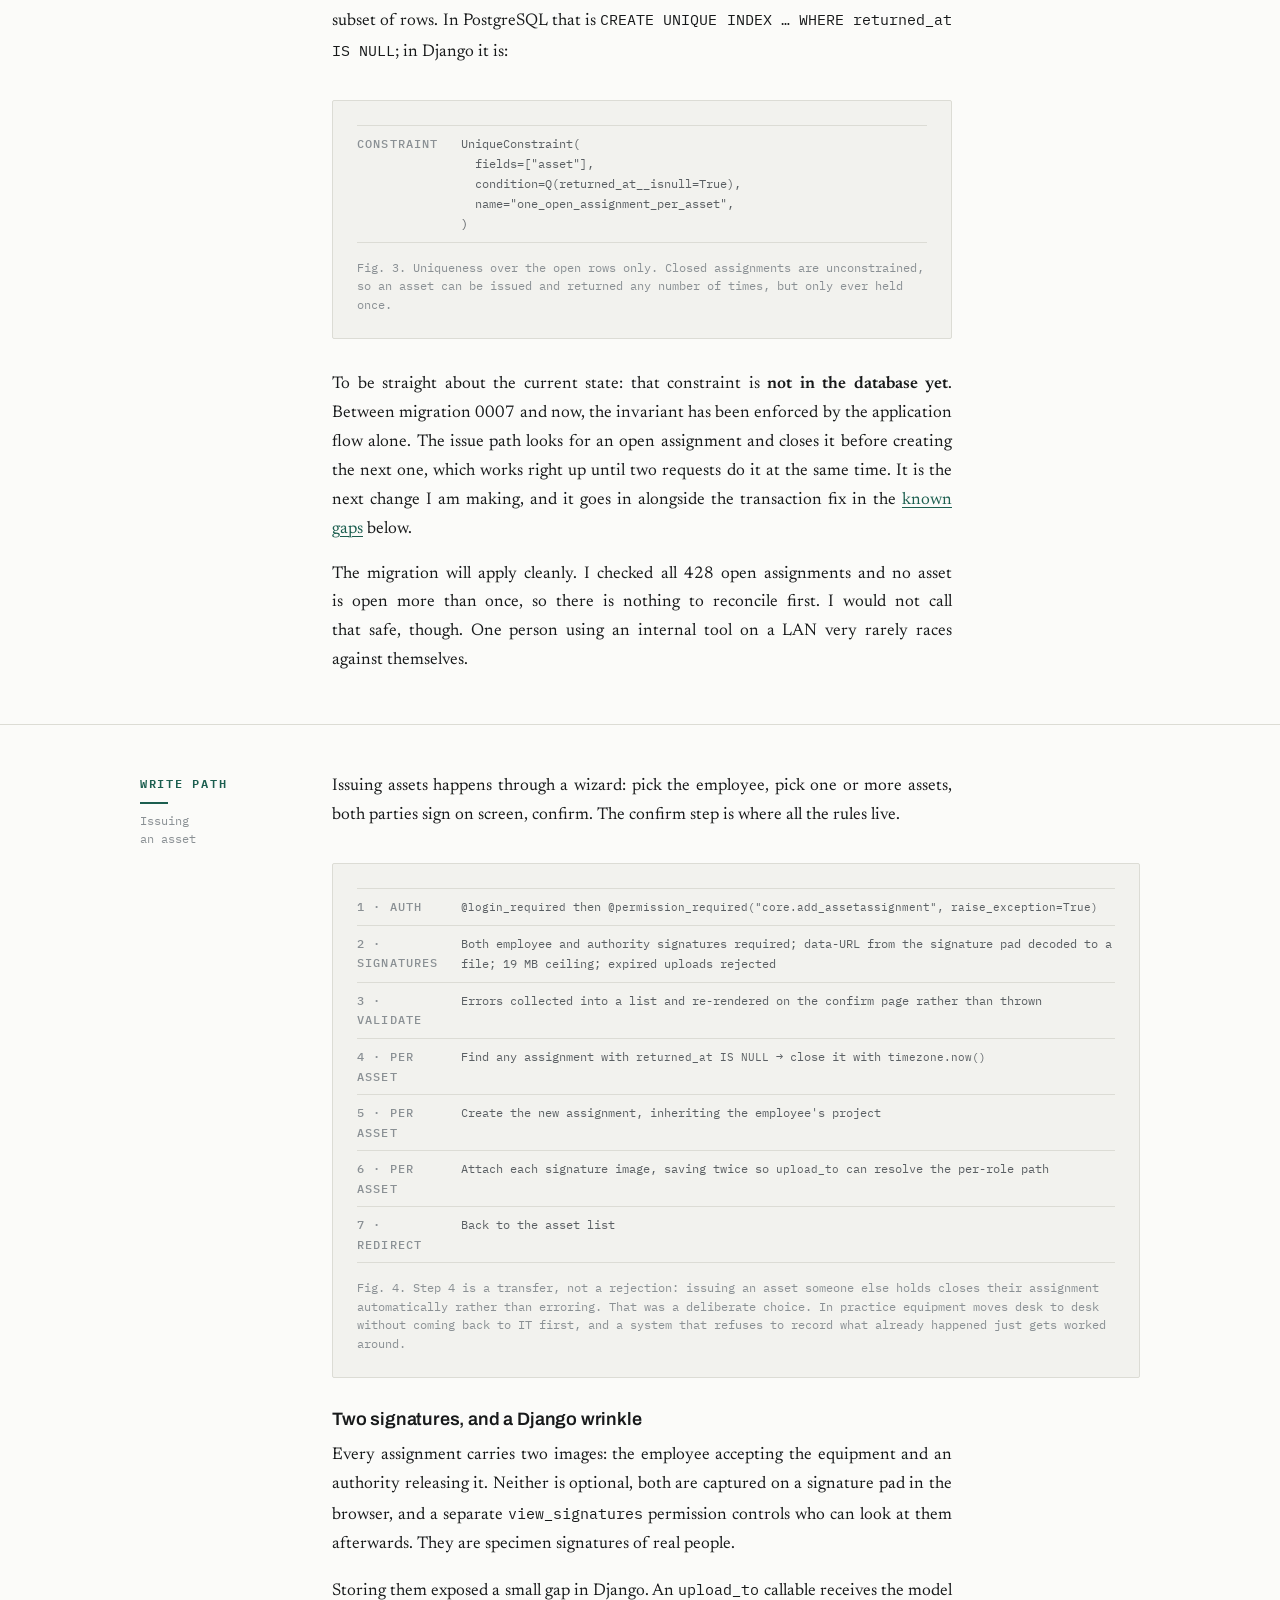
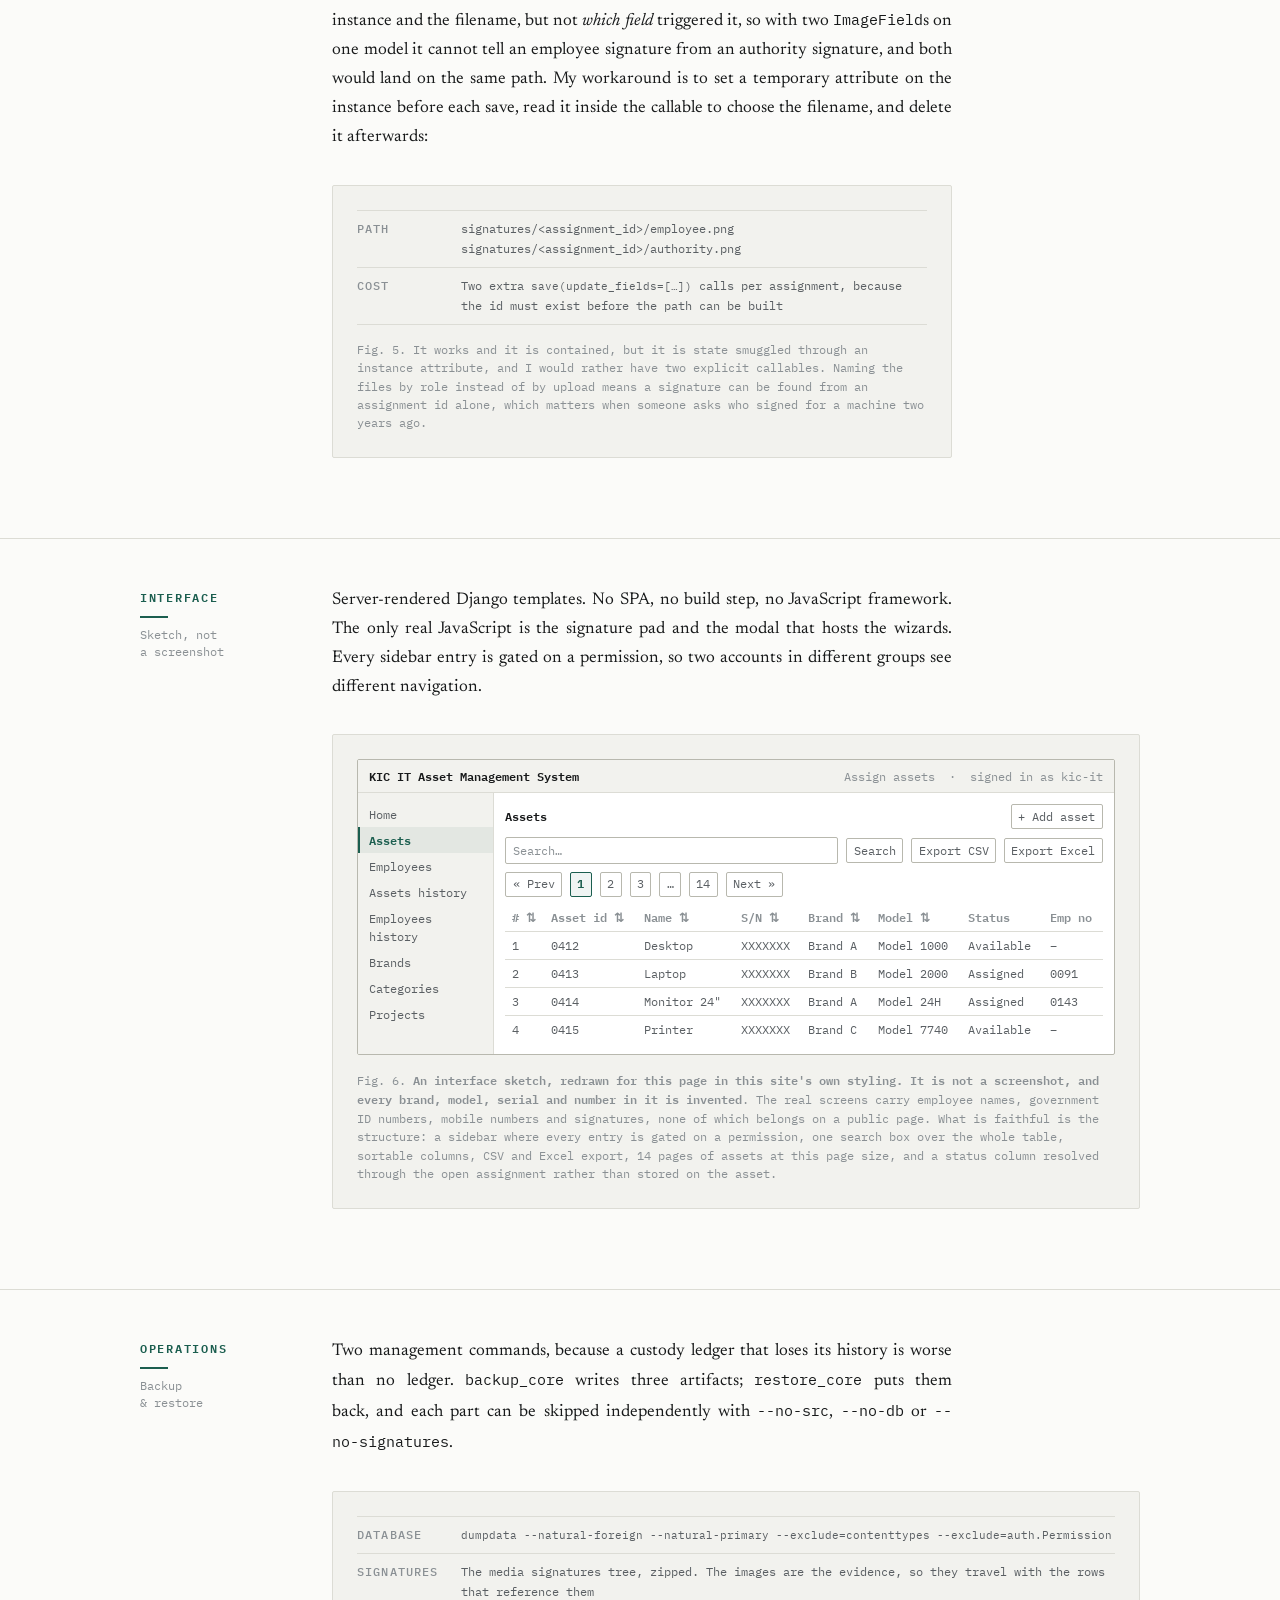
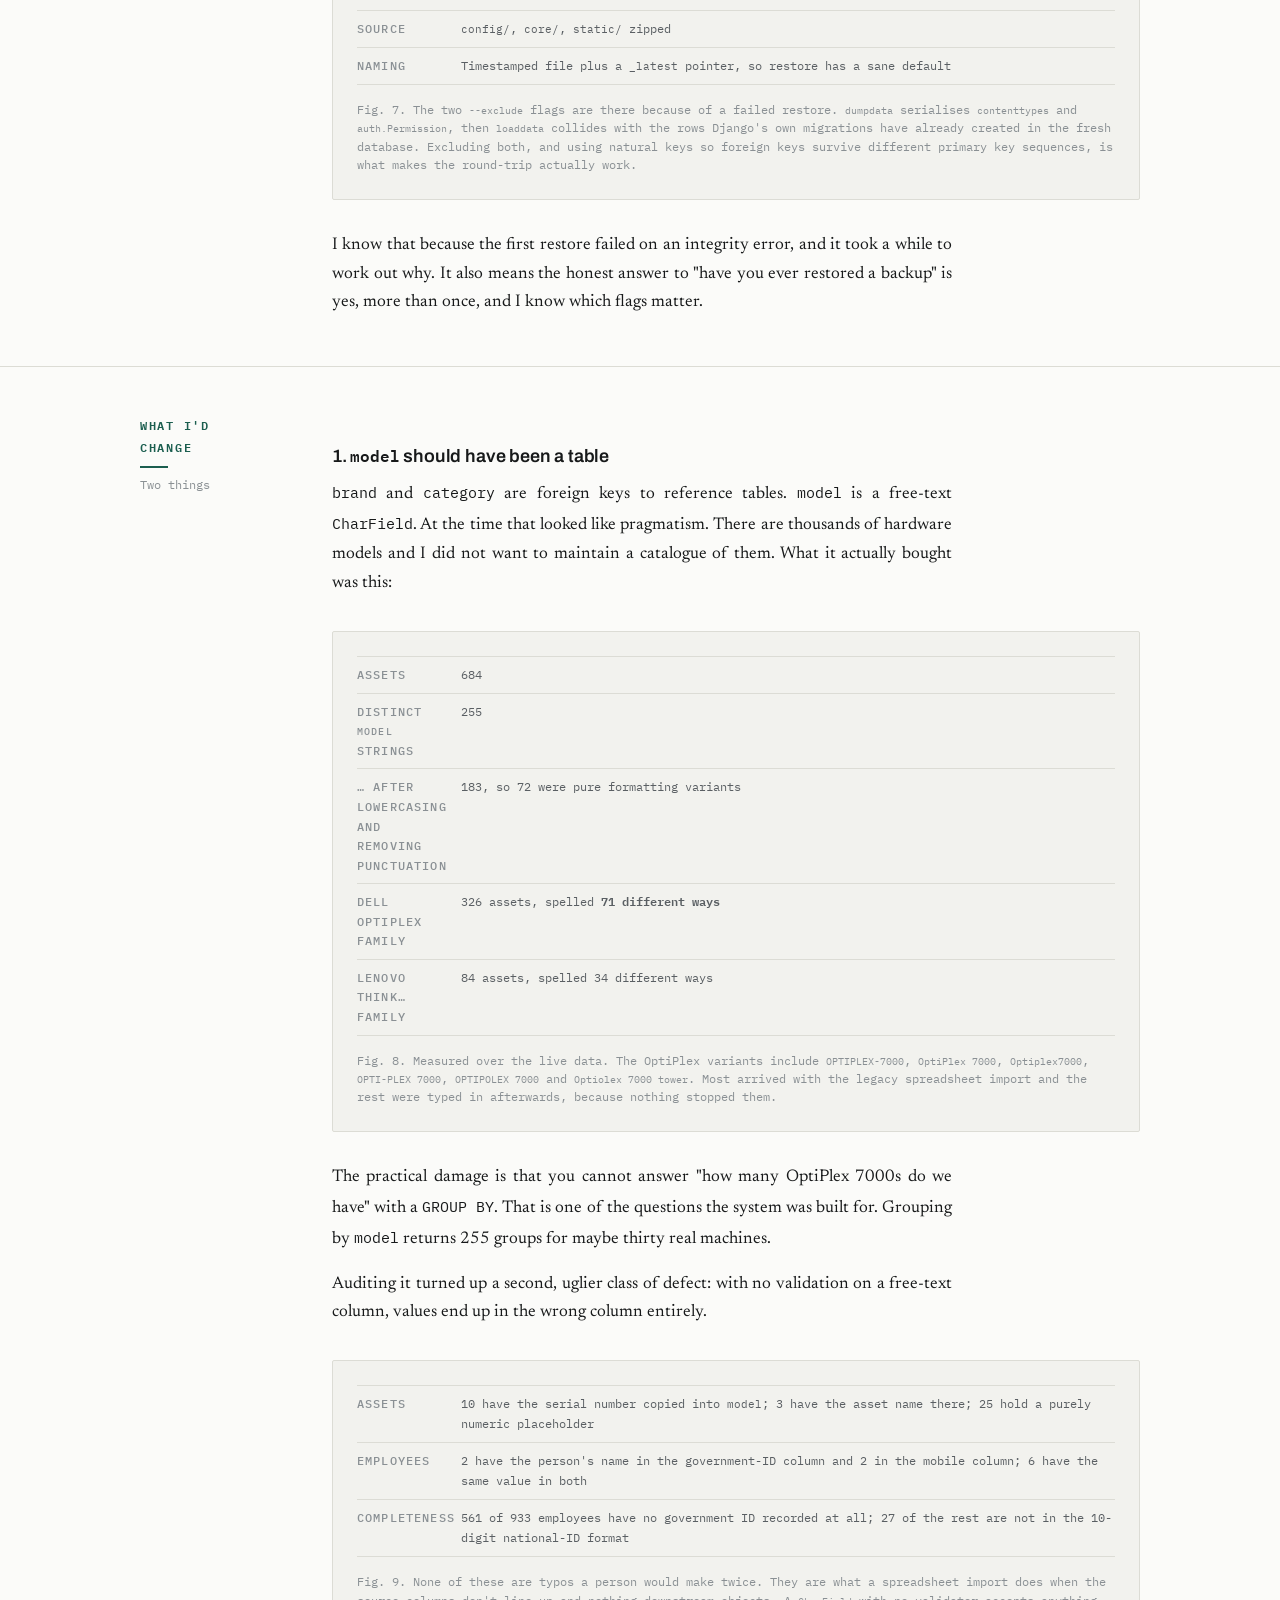
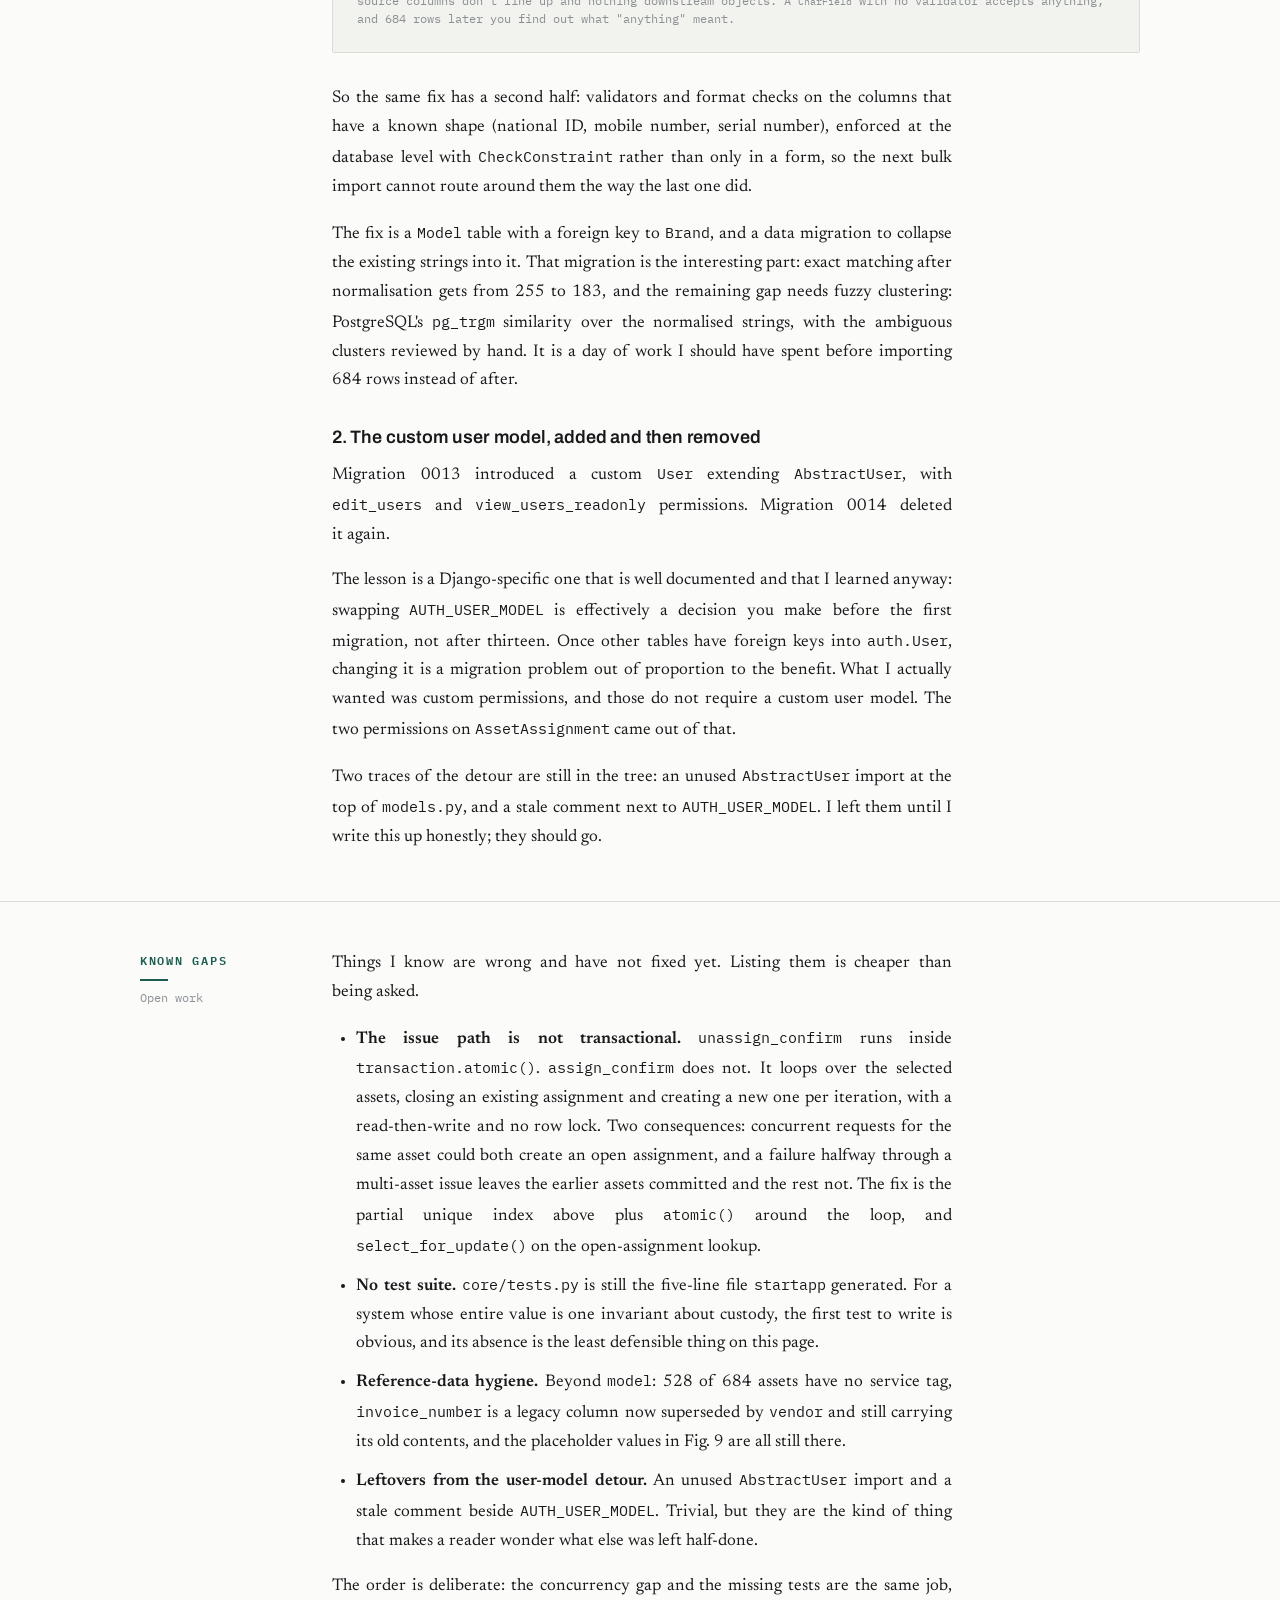
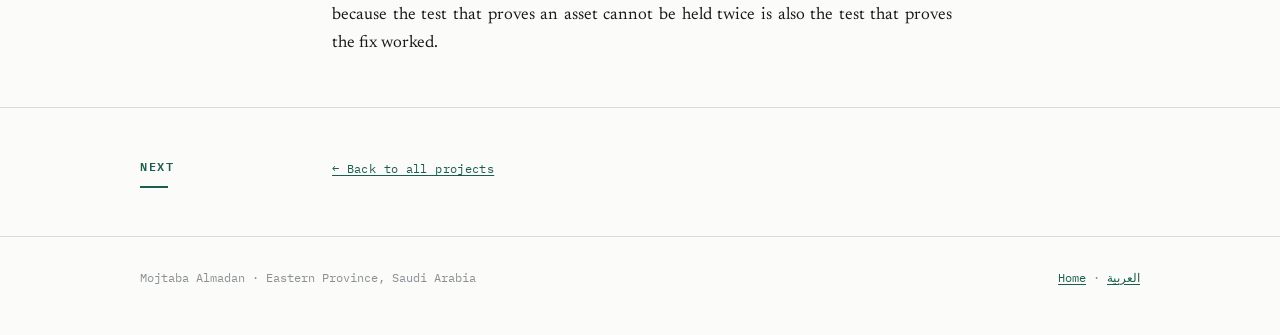
<file: work/khonaini-asset-system.html>
<!DOCTYPE html>
<html lang="en" dir="ltr" data-theme="light">
<head>
<meta charset="utf-8">
<meta name="viewport" content="width=device-width, initial-scale=1">
<meta name="color-scheme" content="light dark">
<title>KIC Asset Management, a case study, Mojtaba Almadan</title>
<link rel="canonical" href="https://mjs19999.github.io/portfolio/work/khonaini-asset-system.html">
<link rel="alternate" hreflang="en" href="https://mjs19999.github.io/portfolio/work/khonaini-asset-system.html">
<link rel="alternate" hreflang="ar" href="https://mjs19999.github.io/portfolio/ar/work/khonaini-asset-system.html">
<link rel="alternate" hreflang="x-default" href="https://mjs19999.github.io/portfolio/work/khonaini-asset-system.html">
<meta name="description" content="Architecture write-up for an internal IT asset and custody-tracking system: 684 assets, 933 employees, 1,423 assignment records. Django and PostgreSQL, with dual signature capture on every custody transfer.">

<script>
  (function () {
    var stored;
    try { stored = localStorage.getItem("theme"); } catch (e) {}
    document.documentElement.dataset.theme =
      stored ||
      (window.matchMedia("(prefers-color-scheme: dark)").matches ? "dark" : "light");
  })();
</script>

<link rel="preconnect" href="https://fonts.googleapis.com">
<link rel="preconnect" href="https://fonts.gstatic.com" crossorigin>
<link rel="stylesheet" href="https://fonts.googleapis.com/css2?family=Archivo:wght@400..700&family=IBM+Plex+Mono:wght@400;500;600&family=Newsreader:opsz,wght@6..72,400..600&display=swap">

<link rel="stylesheet" href="../assets/css/tokens.css">
<link rel="stylesheet" href="../assets/css/base.css">
<link rel="stylesheet" href="../assets/css/layout.css">
<link rel="stylesheet" href="../assets/css/components.css">
</head>
<body>

<a class="skip-link" href="#main">Skip to content</a>

<header class="masthead">
  <div class="shell masthead__inner">
    <a class="masthead__name" href="../full/index.html"><b>MA</b> Mojtaba Almadan</a>
    <nav class="masthead__nav" aria-label="Sections">
      <a href="../full/index.html#built">&larr; All projects</a>
    </nav>
    <a class="mode-link" href="../index.html">Plain version &rarr;</a>
    <a class="lang-link" href="../ar/work/khonaini-asset-system.html" hreflang="ar" lang="ar">العربية</a>
    <button class="icon-btn" id="theme-toggle" type="button" aria-label="Switch theme">DK</button>
  </div>
</header>

<main id="main">

  <section class="section section--hero">
    <div class="shell">
      <p class="eyebrow">Case study &middot; Khonaini International Company Ltd. &middot; Jul 2023 &ndash; present</p>
      <h1>The system that knows who has the laptop.</h1>
      <p class="lead hero__lead">
        An internal platform for IT asset custody: what the company owns, who is
        holding it right now, and who signed for it. Django and PostgreSQL,
        replacing a legacy product and the spreadsheets several departments were
        keeping alongside it.
      </p>

      <dl class="spec__meta u-spaced">
        <div><dt>Live data</dt><dd>684 assets &middot; 933 employee records (910 active) &middot; 1,423 assignment records &middot; 428 currently in someone's hands</dd></div>
        <div><dt>Stack</dt><dd>Django 6.0 &middot; PostgreSQL &middot; server-rendered templates &middot; no SPA, no build step</dd></div>
        <div><dt>Reference data</dt><dd>22 projects &middot; 11 categories &middot; 10 brands</dd></div>
        <div><dt>Access</dt><dd>5 accounts across 4 permission groups, gated per view</dd></div>
        <div><dt>Role</dt><dd>Sole engineer: schema, application, deployment, backups, training</dd></div>
      </dl>

      <p class="note u-spaced">
        The repository is private: it holds employee records, government ID
        numbers and scanned signatures. So this page is the design rather than
        the code: the schema, how a custody transfer is written, the two
        decisions I would defend, and the one I would reverse.
      </p>
    </div>
  </section>

  <!-- =====================================================================
       PROBLEM
       ===================================================================== -->
  <section class="section">
    <div class="shell section__grid">
      <div class="gutter">
        <div class="gutter__label">Problem</div>
        <p class="gutter__meta">Before</p>
      </div>
      <div class="prose">
        <p>
          Two systems of record held the same facts. A legacy application had
          part of the asset inventory; spreadsheets held the rest, plus
          everything the legacy product could not represent, which
          included the only thing anyone actually needed to look up, namely who
          currently has a given machine.
        </p>
        <p>
          The consequences were the predictable ones. The same asset could exist
          twice under two labels. An employee could leave without their
          equipment being returned in any record. And when a laptop went
          missing, there was no document with a signature on it saying who had
          accepted responsibility for it.
        </p>
        <p>
          That last point is what shaped the whole design. This is not really an
          inventory system. It is a <strong>custody ledger</strong>, and its job
          is to be able to prove a chain of possession after the fact.
        </p>
      </div>
    </div>
  </section>

  <!-- =====================================================================
       DATA MODEL
       ===================================================================== -->
  <section class="section">
    <div class="shell section__grid">
      <div class="gutter">
        <div class="gutter__label">Data model</div>
        <p class="gutter__meta">6 tables<br>14 migrations</p>
      </div>
      <div>
        <div class="prose">
          <p>
            Six tables. The interesting one is <code>ASSETASSIGNMENT</code>,
            which is not a many-to-many join but an event with its own
            attributes: when it started, when it ended, and two signature
            images. An asset with no open assignment is in the store. An asset
            with one is in someone's hands.
          </p>
        </div>

        <figure class="figure">
          <svg class="diagram" viewBox="0 0 940 620" role="img"
               aria-label="Entity relationship diagram. Brand and Category each have many Assets, protected on delete. Asset and Employee each have many AssetAssignments, protected on delete. Project relates to Employee and AssetAssignment with set-null on delete.">

            <!-- BRAND -->
            <rect class="box" x="20" y="40" width="150" height="72" rx="2"/>
            <text class="entity" x="34" y="62">BRAND</text>
            <text class="field" x="34" y="82">id  PK</text>
            <text class="field" x="34" y="98">name  UQ</text>

            <!-- CATEGORY -->
            <rect class="box" x="20" y="150" width="150" height="72" rx="2"/>
            <text class="entity" x="34" y="172">CATEGORY</text>
            <text class="field" x="34" y="192">id  PK</text>
            <text class="field" x="34" y="208">name  UQ</text>

            <!-- ASSET -->
            <rect class="box box--key" x="250" y="40" width="200" height="170" rx="2"/>
            <text class="entity" x="264" y="62">ASSET</text>
            <text class="field" x="264" y="82">id  PK</text>
            <text class="field" x="264" y="98">name</text>
            <text class="field" x="264" y="114">brand_id  FK</text>
            <text class="field" x="264" y="130">category_id  FK</text>
            <text class="field" x="264" y="146">model  ← free text</text>
            <text class="field" x="264" y="162">serial_no</text>
            <text class="field" x="264" y="178">condition</text>
            <text class="field" x="264" y="194">price, dates, …</text>

            <!-- ASSETASSIGNMENT -->
            <rect class="box box--key" x="530" y="40" width="200" height="186" rx="2"/>
            <text class="entity" x="544" y="62">ASSETASSIGNMENT</text>
            <text class="field" x="544" y="82">id  PK</text>
            <text class="field" x="544" y="98">asset_id  FK</text>
            <text class="field" x="544" y="114">employee_id  FK</text>
            <text class="field" x="544" y="130">project_id  FK</text>
            <text class="field" x="544" y="146">assigned_at</text>
            <text class="field" x="544" y="162">returned_at  NULL</text>
            <text class="field" x="544" y="178">employee_signature</text>
            <text class="field" x="544" y="194">authority_signature</text>
            <text class="field" x="544" y="210">notes, emails</text>

            <!-- EMPLOYEE -->
            <rect class="box box--key" x="770" y="40" width="160" height="156" rx="2"/>
            <text class="entity" x="784" y="62">EMPLOYEE</text>
            <text class="field" x="784" y="82">id  PK</text>
            <text class="field" x="784" y="98">employee_no  UQ</text>
            <text class="field" x="784" y="114">name</text>
            <text class="field" x="784" y="130">project_id  FK</text>
            <text class="field" x="784" y="146">position</text>
            <text class="field" x="784" y="162">is_active</text>
            <text class="field" x="784" y="178">contact, govt id</text>

            <!-- PROJECT -->
            <rect class="box" x="530" y="300" width="200" height="90" rx="2"/>
            <text class="entity" x="544" y="322">PROJECT</text>
            <text class="field" x="544" y="342">id  PK</text>
            <text class="field" x="544" y="358">name</text>
            <text class="field" x="544" y="374">code  UQ</text>

            <!-- Edges -->
            <path class="edge" d="M170 76 H250"/>
            <text class="card" x="176" y="70">1</text>
            <text class="card" x="238" y="70">N</text>
            <text class="card" x="192" y="90">PROTECT</text>

            <path class="edge" d="M170 186 H210 V120 H250"/>
            <text class="card" x="176" y="180">1</text>
            <text class="card" x="238" y="114">N</text>
            <text class="card" x="214" y="112">PROTECT</text>

            <path class="edge" d="M450 100 H530"/>
            <text class="card" x="456" y="94">1</text>
            <text class="card" x="518" y="94">N</text>
            <text class="card" x="472" y="114">PROTECT</text>

            <path class="edge" d="M770 100 H730"/>
            <text class="card" x="756" y="94">1</text>
            <text class="card" x="736" y="94">N</text>
            <text class="card" x="734" y="114">PROTECT</text>

            <path class="edge" d="M630 300 V226"/>
            <text class="card" x="636" y="294">1</text>
            <text class="card" x="636" y="240">N</text>
            <text class="card" x="646" y="270">SET_NULL</text>

            <path class="edge" d="M730 345 H850 V196"/>
            <text class="card" x="736" y="339">1</text>
            <text class="card" x="856" y="210">N</text>
            <text class="card" x="762" y="339">SET_NULL</text>
          </svg>
          <figcaption class="figure__cap">
            Fig. 1. The real schema, fields abbreviated. The
            <code>on_delete</code> annotations are the design: everything that
            carries custody history is <code>PROTECT</code>, everything
            organisational is <code>SET_NULL</code>. A null
            <code>returned_at</code> means the assignment is open. Rows are
            closed, never deleted, so the custody history of any asset is one
            query.
          </figcaption>
        </figure>

        <div class="prose">
          <h3>Why half the foreign keys refuse to delete</h3>
          <p>
            <code>Asset.brand</code>, <code>Asset.category</code>,
            <code>AssetAssignment.asset</code> and
            <code>AssetAssignment.employee</code> are all
            <code>on_delete=PROTECT</code>. <code>Employee.project</code> and
            <code>AssetAssignment.project</code> are <code>SET_NULL</code>.
            That split is deliberate, and it is the decision I would defend
            first.
          </p>
          <p>
            You cannot delete an employee who has ever signed for a machine.
            Their signature is the evidence, and keeping it is the whole
            reason the system exists. So an employee who
            leaves gets <code>is_active = False</code>; 23 of the 933 records are flagged
            inactive, and none have been removed. Projects are different: a project
            ending is normal, and it should not take an asset's history with it,
            so those references go null and the assignment survives.
          </p>
          <p>
            The practical consequence is that the app has almost no delete
            paths, and the database enforces that rather than trusting the
            application to remember. That was the point of leaving the
            spreadsheets: a rule nobody can accidentally skip.
          </p>
        </div>
      </div>
    </div>
  </section>

  <!-- =====================================================================
       THE CONSTRAINT — the best story in the project
       ===================================================================== -->
  <section class="section">
    <div class="shell section__grid">
      <div class="gutter">
        <div class="gutter__label">Constraint</div>
        <p class="gutter__meta">The one that<br>didn't work</p>
      </div>
      <div>
        <div class="prose">
          <p>
            One asset should never be open to two people at once. That is the
            core invariant, and my first attempt to enforce it was wrong in a
            way worth writing down.
          </p>
          <p>
            The initial migration declared:
          </p>
          <figure class="figure">
            <dl class="spec__meta">
              <div><dt>0001</dt><dd>unique_together = {("asset", "returned_at")}</dd></div>
              <div><dt>0007</dt><dd>unique_together = set()   &nbsp;&larr; removed</dd></div>
            </dl>
            <figcaption class="figure__cap">
              Fig. 2. Six migrations apart.
            </figcaption>
          </figure>
          <p>
            The intent was: an asset can only have one row where
            <code>returned_at</code> is null. The problem is that this does not
            work, and it does not work for a reason that is easy to say and easy
            to forget. <strong>in SQL, null is not equal to
            null.</strong> A unique index treats every null as distinct, so
            <code>(asset&nbsp;42, null)</code> and
            <code>(asset&nbsp;42, null)</code> do not collide. The constraint
            permitted precisely the situation it was written to forbid, while
            still being able to fire on legitimate rows that happened to share a
            return timestamp.
          </p>
          <p>
            The right tool is a <strong>partial unique index</strong>, a
            uniqueness rule that applies to a filtered subset of rows. In
            PostgreSQL that is <code>CREATE UNIQUE INDEX … WHERE returned_at IS
            NULL</code>; in Django it is:
          </p>
          <figure class="figure">
            <dl class="spec__meta">
              <div><dt>constraint</dt><dd>UniqueConstraint(<br>&nbsp;&nbsp;fields=["asset"],<br>&nbsp;&nbsp;condition=Q(returned_at__isnull=True),<br>&nbsp;&nbsp;name="one_open_assignment_per_asset",<br>)</dd></div>
            </dl>
            <figcaption class="figure__cap">
              Fig. 3. Uniqueness over the open rows only. Closed
              assignments are unconstrained, so an asset can be issued and
              returned any number of times, but only ever held once.
            </figcaption>
          </figure>
        </div>

        <!-- When the constraint has shipped, move this paragraph to the past
             tense and update the matching bullet in the "Known gaps" section
             below. Those are the only two places that describe it as pending. -->
        <div class="prose">
          <p>
            To be straight about the current state: that constraint is
            <strong>not in the database yet</strong>. Between migration 0007 and
            now, the invariant has been enforced by the application flow alone. The issue path looks for an open assignment and closes it
            before creating the next one, which works right up until two
            requests do it at the same time. It is the next change I am making,
            and it goes in alongside the transaction fix in the
            <a href="#gaps">known gaps</a> below.
          </p>
          <p>
            The migration will apply cleanly. I checked all 428 open assignments
            and no asset is open more than once, so there is nothing to
            reconcile first. I would not call that safe, though. One person
            using an internal tool on a LAN very rarely races against
            themselves.
          </p>
        </div>
      </div>
    </div>
  </section>

  <!-- =====================================================================
       WRITE PATH
       ===================================================================== -->
  <section class="section">
    <div class="shell section__grid">
      <div class="gutter">
        <div class="gutter__label">Write path</div>
        <p class="gutter__meta">Issuing<br>an asset</p>
      </div>
      <div>
        <div class="prose">
          <p>
            Issuing assets happens through a wizard: pick the employee, pick one
            or more assets, both parties sign on screen, confirm. The confirm
            step is where all the rules live.
          </p>
        </div>

        <figure class="figure">
          <dl class="spec__meta">
            <div><dt>1 &middot; Auth</dt><dd><code>@login_required</code> then <code>@permission_required("core.add_assetassignment", raise_exception=True)</code></dd></div>
            <div><dt>2 &middot; Signatures</dt><dd>Both employee and authority signatures required; data-URL from the signature pad decoded to a file; 19&nbsp;MB ceiling; expired uploads rejected</dd></div>
            <div><dt>3 &middot; Validate</dt><dd>Errors collected into a list and re-rendered on the confirm page rather than thrown</dd></div>
            <div><dt>4 &middot; Per asset</dt><dd>Find any assignment with <code>returned_at IS NULL</code> &rarr; close it with <code>timezone.now()</code></dd></div>
            <div><dt>5 &middot; Per asset</dt><dd>Create the new assignment, inheriting the employee's project</dd></div>
            <div><dt>6 &middot; Per asset</dt><dd>Attach each signature image, saving twice so <code>upload_to</code> can resolve the per-role path</dd></div>
            <div><dt>7 &middot; Redirect</dt><dd>Back to the asset list</dd></div>
          </dl>
          <figcaption class="figure__cap">
            Fig. 4. Step 4 is a transfer, not a rejection: issuing an
            asset someone else holds closes their assignment automatically
            rather than erroring. That was a deliberate choice. In
            practice equipment moves desk to desk without coming back to IT
            first, and a system that refuses to record what already happened
            just gets worked around.
          </figcaption>
        </figure>

        <div class="prose">
          <h3>Two signatures, and a Django wrinkle</h3>
          <p>
            Every assignment carries two images: the employee accepting the
            equipment and an authority releasing it. Neither is optional, both
            are captured on a signature pad in the browser, and a separate
            <code>view_signatures</code> permission controls who can look at
            them afterwards. They are specimen signatures of real people.
          </p>
          <p>
            Storing them exposed a small gap in Django. An
            <code>upload_to</code> callable receives the model instance and the
            filename, but not <em>which field</em> triggered it, so with
            two <code>ImageField</code>s on one model it cannot tell an employee
            signature from an authority signature, and both would land on the
            same path. My workaround is to set a temporary attribute on the
            instance before each save, read it inside the callable to choose the
            filename, and delete it afterwards:
          </p>
          <figure class="figure">
            <dl class="spec__meta">
              <div><dt>path</dt><dd>signatures/&lt;assignment_id&gt;/employee.png<br>signatures/&lt;assignment_id&gt;/authority.png</dd></div>
              <div><dt>cost</dt><dd>Two extra <code>save(update_fields=[…])</code> calls per assignment, because the id must exist before the path can be built</dd></div>
            </dl>
            <figcaption class="figure__cap">
              Fig. 5. It works and it is contained, but it is state
              smuggled through an instance attribute, and I would rather have
              two explicit callables. Naming the files by role instead of by
              upload means a signature can be found from an assignment id alone,
              which matters when someone asks who signed for a machine two years
              ago.
            </figcaption>
          </figure>
        </div>
      </div>
    </div>
  </section>

  <!-- =====================================================================
       INTERFACE
       ===================================================================== -->
  <section class="section">
    <div class="shell section__grid">
      <div class="gutter">
        <div class="gutter__label">Interface</div>
        <p class="gutter__meta">Sketch, not<br>a screenshot</p>
      </div>
      <div>
        <div class="prose">
          <p>
            Server-rendered Django templates. No SPA, no build step, no
            JavaScript framework. The only real JavaScript is the
            signature pad and the modal that hosts the wizards. Every sidebar
            entry is gated on a permission, so two accounts in different groups
            see different navigation.
          </p>
        </div>

        <figure class="figure">
          <div class="ui">
            <div class="ui__bar">
              <span>KIC IT Asset Management System</span>
              <span>Assign assets &nbsp;·&nbsp; signed in as kic-it</span>
            </div>
            <div class="ui__body">
              <div class="ui__side">
                <i>Home</i>
                <i data-on>Assets</i>
                <i>Employees</i>
                <i>Assets history</i>
                <i>Employees history</i>
                <i>Brands</i>
                <i>Categories</i>
                <i>Projects</i>
              </div>
              <div class="ui__main">
                <div class="ui__row ui__row--split">
                  <strong>Assets</strong>
                  <span class="ui__chip">+ Add asset</span>
                </div>
                <div class="ui__row">
                  <span class="ui__search">Search&hellip;</span>
                  <span class="ui__chip">Search</span>
                  <span class="ui__chip">Export CSV</span>
                  <span class="ui__chip">Export Excel</span>
                </div>
                <div class="ui__row">
                  <span class="ui__chip">&laquo; Prev</span>
                  <span class="ui__chip" data-on>1</span>
                  <span class="ui__chip">2</span>
                  <span class="ui__chip">3</span>
                  <span class="ui__chip">&hellip;</span>
                  <span class="ui__chip">14</span>
                  <span class="ui__chip">Next &raquo;</span>
                </div>
                <table>
                  <thead>
                    <tr>
                      <th>#&nbsp;&#8645;</th>
                      <th>Asset id&nbsp;&#8645;</th>
                      <th>Name&nbsp;&#8645;</th>
                      <th>S/N&nbsp;&#8645;</th>
                      <th>Brand&nbsp;&#8645;</th>
                      <th>Model&nbsp;&#8645;</th>
                      <th>Status</th>
                      <th>Emp no</th>
                    </tr>
                  </thead>
                  <tbody>
                    <tr><td>1</td><td>0412</td><td>Desktop</td><td>XXXXXXX</td><td>Brand A</td><td>Model 1000</td><td>Available</td><td>&ndash;</td></tr>
                    <tr><td>2</td><td>0413</td><td>Laptop</td><td>XXXXXXX</td><td>Brand B</td><td>Model 2000</td><td>Assigned</td><td>0091</td></tr>
                    <tr><td>3</td><td>0414</td><td>Monitor 24"</td><td>XXXXXXX</td><td>Brand A</td><td>Model 24H</td><td>Assigned</td><td>0143</td></tr>
                    <tr><td>4</td><td>0415</td><td>Printer</td><td>XXXXXXX</td><td>Brand C</td><td>Model 7740</td><td>Available</td><td>&ndash;</td></tr>
                  </tbody>
                </table>
              </div>
            </div>
          </div>
          <figcaption class="figure__cap">
            Fig. 6. <strong>An interface sketch, redrawn for this page in
            this site's own styling. It is not a screenshot, and every brand,
            model, serial and number in it is invented</strong>. The real
            screens carry employee names, government ID numbers, mobile numbers
            and signatures, none of which belongs on a public page. What is
            faithful is the structure: a sidebar where every entry is gated on a
            permission, one search box over the whole table, sortable columns,
            CSV and Excel export, 14 pages of assets at this page size, and a
            status column resolved through the open assignment rather than
            stored on the asset.
          </figcaption>
        </figure>
      </div>
    </div>
  </section>

  <!-- =====================================================================
       OPERATIONS
       ===================================================================== -->
  <section class="section">
    <div class="shell section__grid">
      <div class="gutter">
        <div class="gutter__label">Operations</div>
        <p class="gutter__meta">Backup<br>&amp; restore</p>
      </div>
      <div>
        <div class="prose">
          <p>
            Two management commands, because a custody ledger that loses its
            history is worse than no ledger. <code>backup_core</code> writes
            three artifacts; <code>restore_core</code> puts them back, and each
            part can be skipped independently with
            <code>--no-src</code>, <code>--no-db</code> or
            <code>--no-signatures</code>.
          </p>
        </div>

        <figure class="figure">
          <dl class="spec__meta">
            <div><dt>Database</dt><dd><code>dumpdata --natural-foreign --natural-primary --exclude=contenttypes --exclude=auth.Permission</code></dd></div>
            <div><dt>Signatures</dt><dd>The media signatures tree, zipped. The images are the evidence, so they travel with the rows that reference them</dd></div>
            <div><dt>Source</dt><dd><code>config/</code>, <code>core/</code>, <code>static/</code> zipped</dd></div>
            <div><dt>Naming</dt><dd>Timestamped file plus a <code>_latest</code> pointer, so restore has a sane default</dd></div>
          </dl>
          <figcaption class="figure__cap">
            Fig. 7. The two <code>--exclude</code> flags are there
            because of a failed restore.
            <code>dumpdata</code> serialises <code>contenttypes</code> and
            <code>auth.Permission</code>, then <code>loaddata</code> collides
            with the rows Django's own migrations have already created in the
            fresh database. Excluding both, and using natural keys so foreign
            keys survive different primary key sequences, is what makes the
            round-trip actually work.
          </figcaption>
        </figure>

        <div class="prose">
          <p>
            I know that because the first restore failed on an integrity
            error, and it took a while to work out why. It
            also means the honest answer to "have you ever restored a backup" is
            yes, more than once, and I know which flags matter.
          </p>
        </div>
      </div>
    </div>
  </section>

  <!-- =====================================================================
       WHAT I'D CHANGE
       ===================================================================== -->
  <section class="section">
    <div class="shell section__grid">
      <div class="gutter">
        <div class="gutter__label">What I'd<br>change</div>
        <p class="gutter__meta">Two things</p>
      </div>
      <div>
        <div class="prose">
          <h3>1. <code>model</code> should have been a table</h3>
          <p>
            <code>brand</code> and <code>category</code> are foreign keys to
            reference tables. <code>model</code> is a free-text
            <code>CharField</code>. At the time that looked like pragmatism.
            There are thousands of hardware models and I did not want to
            maintain a catalogue of them. What it actually bought was this:
          </p>
        </div>

        <figure class="figure">
          <dl class="spec__meta">
            <div><dt>Assets</dt><dd>684</dd></div>
            <div><dt>Distinct <code>model</code> strings</dt><dd>255</dd></div>
            <div><dt>&hellip; after lowercasing and removing punctuation</dt><dd>183, so 72 were pure formatting variants</dd></div>
            <div><dt>Dell OptiPlex family</dt><dd>326 assets, spelled <strong>71 different ways</strong></dd></div>
            <div><dt>Lenovo Think&hellip; family</dt><dd>84 assets, spelled 34 different ways</dd></div>
          </dl>
          <figcaption class="figure__cap">
            Fig. 8. Measured over the live data. The OptiPlex variants
            include <code>OPTIPLEX-7000</code>, <code>OptiPlex 7000</code>,
            <code>Optiplex7000</code>, <code>OPTI-PLEX 7000</code>,
            <code>OPTIPOLEX 7000</code> and <code>Optiolex 7000 tower</code>.
            Most arrived with the legacy spreadsheet import and the rest were
            typed in afterwards, because nothing stopped them.
          </figcaption>
        </figure>

        <div class="prose">
          <p>
            The practical damage is that you cannot answer "how many OptiPlex
            7000s do we have" with a <code>GROUP BY</code>. That is one of the
            questions the system was built for. Grouping by
            <code>model</code> returns 255 groups for maybe thirty real
            machines.
          </p>
          <p>
            Auditing it turned up a second, uglier class of defect: with no
            validation on a free-text column, values end up in the wrong column
            entirely.
          </p>
        </div>

        <figure class="figure">
          <dl class="spec__meta">
            <div><dt>Assets</dt><dd>10 have the serial number copied into <code>model</code>; 3 have the asset name there; 25 hold a purely numeric placeholder</dd></div>
            <div><dt>Employees</dt><dd>2 have the person's name in the government-ID column and 2 in the mobile column; 6 have the same value in both</dd></div>
            <div><dt>Completeness</dt><dd>561 of 933 employees have no government ID recorded at all; 27 of the rest are not in the 10-digit national-ID format</dd></div>
          </dl>
          <figcaption class="figure__cap">
            Fig. 9. None of these are typos a person would make twice.
            They are what a spreadsheet import does when the source columns
            don't line up and nothing downstream objects. A
            <code>CharField</code> with no validator accepts anything, and 684
            rows later you find out what "anything" meant.
          </figcaption>
        </figure>

        <div class="prose">
          <p>
            So the same fix has a second half: validators and format checks on
            the columns that have a known shape (national ID, mobile
            number, serial number), enforced at the database level with
            <code>CheckConstraint</code> rather than only in a form, so the next
            bulk import cannot route around them the way the last one did.
          </p>
          <p>
            The fix is a <code>Model</code> table with a foreign key to
            <code>Brand</code>, and a data migration to collapse the existing
            strings into it. That migration is the interesting part: exact
            matching after normalisation gets from 255 to 183, and the remaining
            gap needs fuzzy clustering: PostgreSQL's
            <code>pg_trgm</code> similarity over the normalised strings, with
            the ambiguous clusters reviewed by hand. It
            is a day of work I should have spent before importing 684 rows
            instead of after.
          </p>

          <h3>2. The custom user model, added and then removed</h3>
          <p>
            Migration 0013 introduced a custom <code>User</code> extending
            <code>AbstractUser</code>, with <code>edit_users</code> and
            <code>view_users_readonly</code> permissions. Migration 0014 deleted
            it again.
          </p>
          <p>
            The lesson is a Django-specific one that is well documented and that
            I learned anyway: swapping <code>AUTH_USER_MODEL</code> is
            effectively a decision you make before the first migration, not
            after thirteen. Once other tables have foreign keys into
            <code>auth.User</code>, changing it is a migration problem out of
            proportion to the benefit. What I actually wanted was custom
            permissions, and those do not require a custom user model. The two permissions on
            <code>AssetAssignment</code> came out of that.
          </p>
          <p>
            Two traces of the detour are still in the tree: an unused
            <code>AbstractUser</code> import at the top of
            <code>models.py</code>, and a stale comment next to
            <code>AUTH_USER_MODEL</code>. I left them until I write this up
            honestly; they should go.
          </p>
        </div>
      </div>
    </div>
  </section>

  <!-- =====================================================================
       KNOWN GAPS
       ===================================================================== -->
  <section class="section" id="gaps">
    <div class="shell section__grid">
      <div class="gutter">
        <div class="gutter__label">Known gaps</div>
        <p class="gutter__meta">Open work</p>
      </div>
      <div>
        <div class="prose">
          <p>
            Things I know are wrong and have not fixed yet. Listing them is
            cheaper than being asked.
          </p>
          <ul class="bullets">
            <li>
              <strong>The issue path is not transactional.</strong>
              <code>unassign_confirm</code> runs inside
              <code>transaction.atomic()</code>. <code>assign_confirm</code>
              does not. It loops over the selected assets, closing an
              existing assignment and creating a new one per iteration, with a
              read-then-write and no row lock. Two consequences: concurrent
              requests for the same asset could both create an open assignment,
              and a failure halfway through a multi-asset issue leaves the
              earlier assets committed and the rest not. The fix is the partial
              unique index above plus <code>atomic()</code> around the loop, and
              <code>select_for_update()</code> on the open-assignment lookup.
            </li>
            <li>
              <strong>No test suite.</strong> <code>core/tests.py</code> is still
              the five-line file <code>startapp</code> generated. For a system
              whose entire value is one invariant about custody, the first test
              to write is obvious, and its absence is the least defensible thing
              on this page.
            </li>
            <li>
              <strong>Reference-data hygiene.</strong> Beyond
              <code>model</code>: 528 of 684 assets have no service tag,
              <code>invoice_number</code> is a legacy column now superseded by
              <code>vendor</code> and still carrying its old contents, and the
              placeholder values in Fig. 9 are all still there.
            </li>
            <li>
              <strong>Leftovers from the user-model detour.</strong> An unused
              <code>AbstractUser</code> import and a stale comment beside
              <code>AUTH_USER_MODEL</code>. Trivial, but they are the kind of
              thing that makes a reader wonder what else was left half-done.
            </li>
          </ul>
          <p>
            The order is deliberate: the concurrency gap and the missing tests
            are the same job, because the test that proves an asset cannot be
            held twice is also the test that proves the fix worked.
          </p>
        </div>
      </div>
    </div>
  </section>

  <section class="section">
    <div class="shell section__grid">
      <div class="gutter">
        <div class="gutter__label">Next</div>
      </div>
      <div class="prose">
        <p>
          <a class="link-mono" href="../full/index.html#built">&larr; Back to all projects</a>
        </p>
      </div>
    </div>
  </section>

</main>

<footer class="footer">
  <div class="shell footer__inner">
    <span>Mojtaba Almadan &middot; Eastern Province, Saudi Arabia</span>
    <span><a href="../full/index.html">Home</a> &middot; <a href="../ar/work/khonaini-asset-system.html" hreflang="ar" lang="ar">العربية</a></span>
  </div>
</footer>

<script src="../assets/js/theme.js" defer></script>
</body>
</html>
</file>
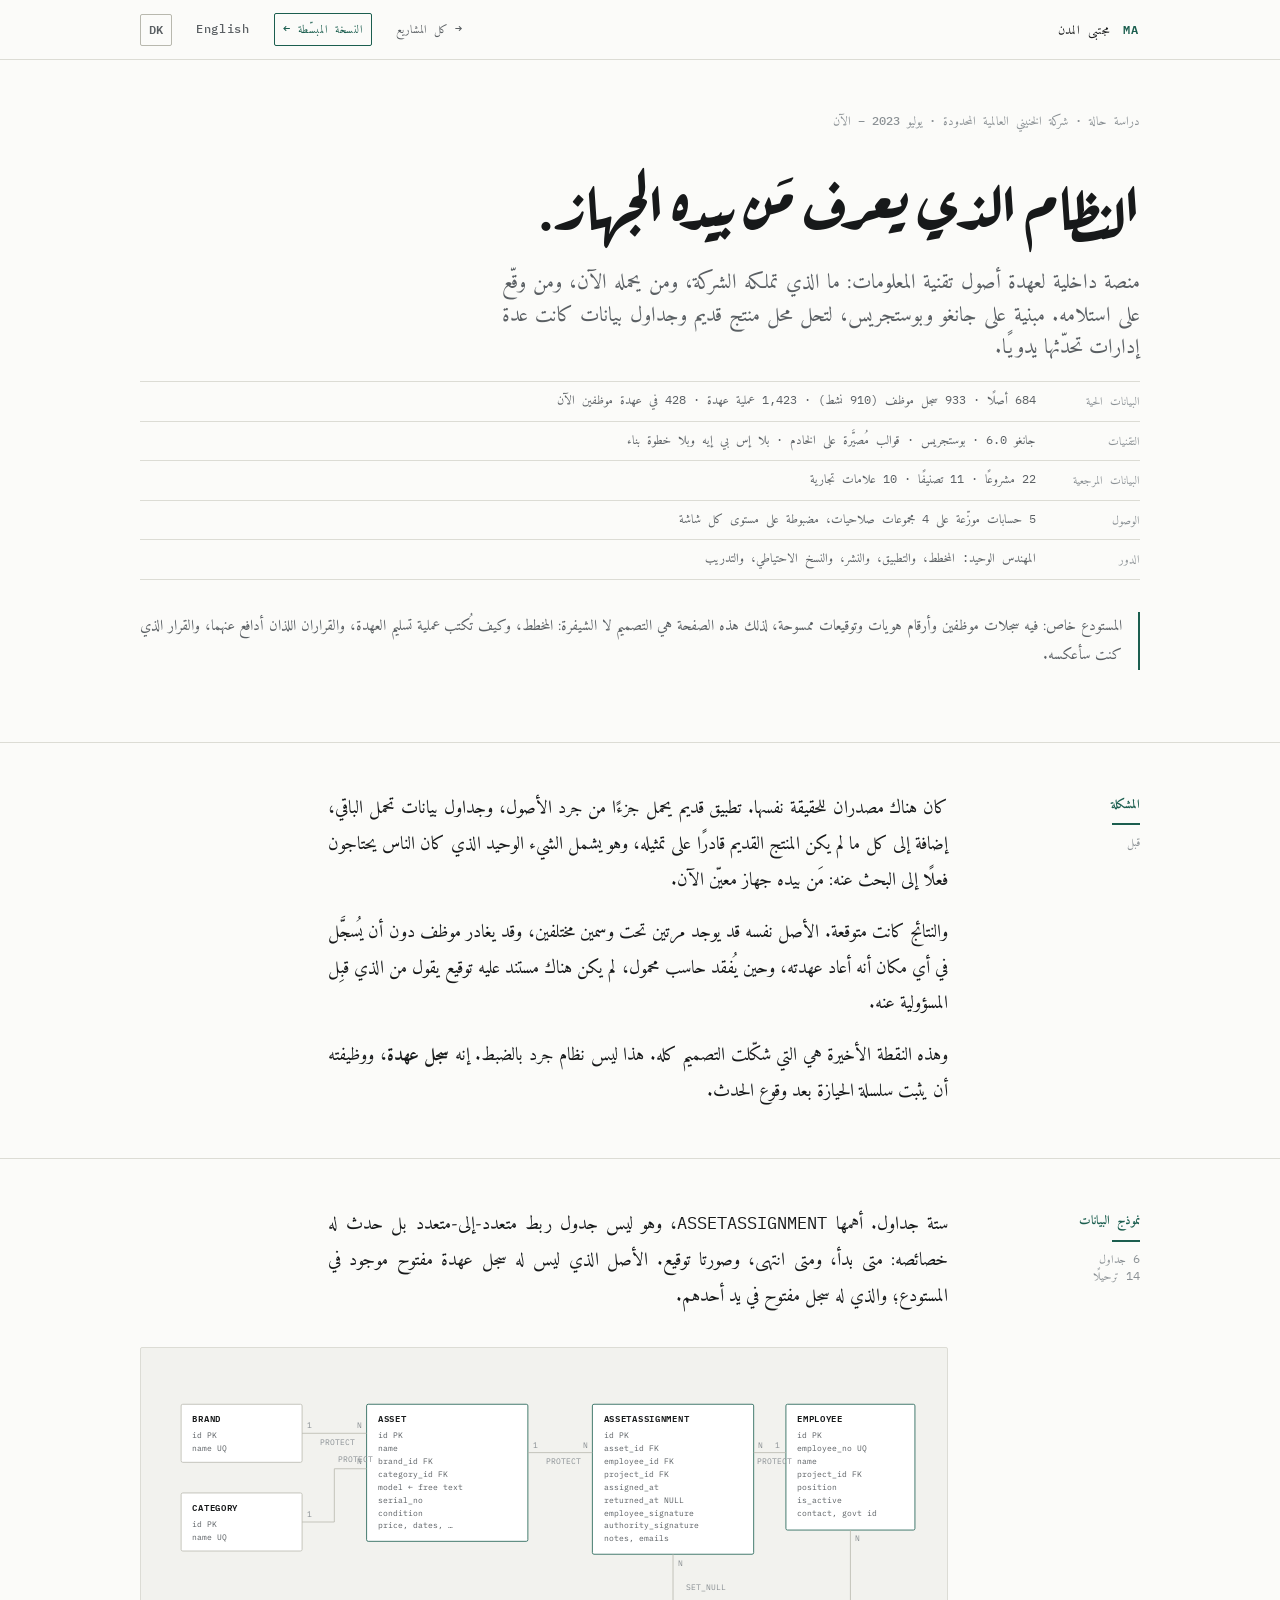
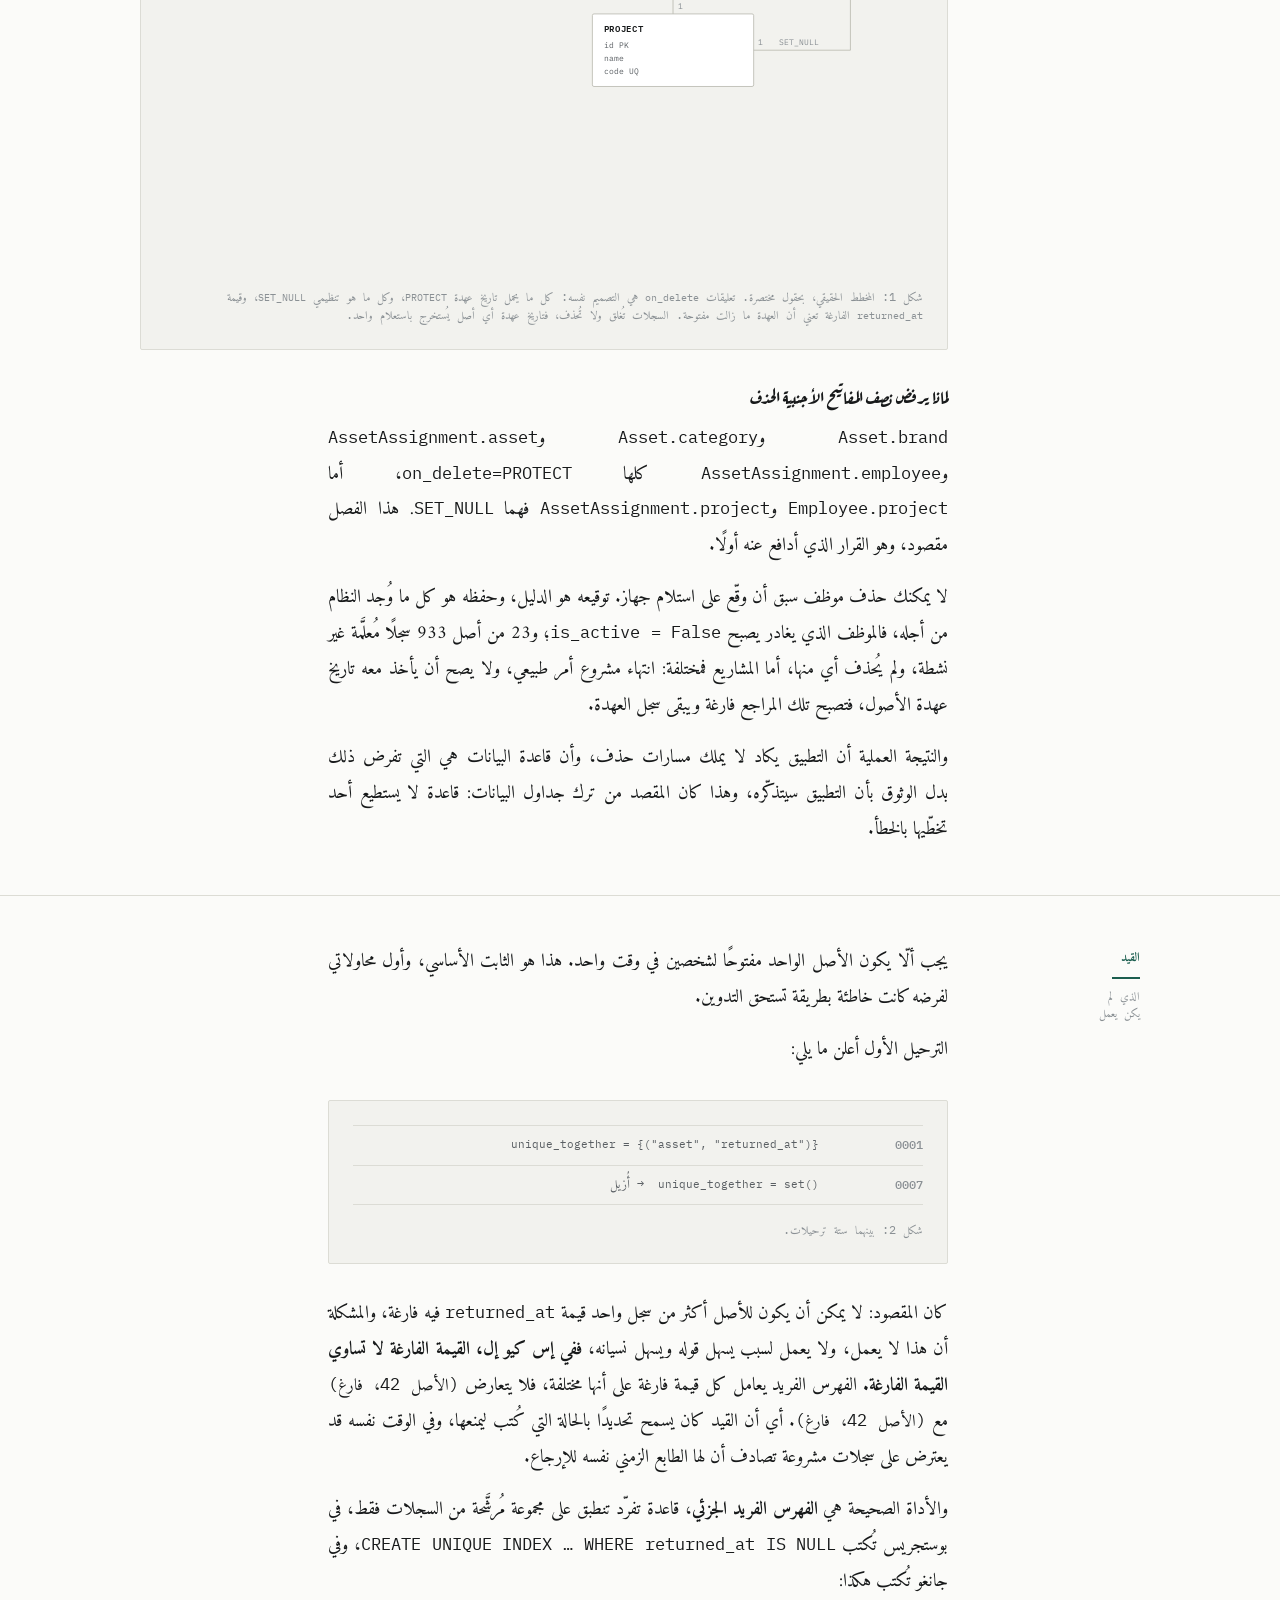
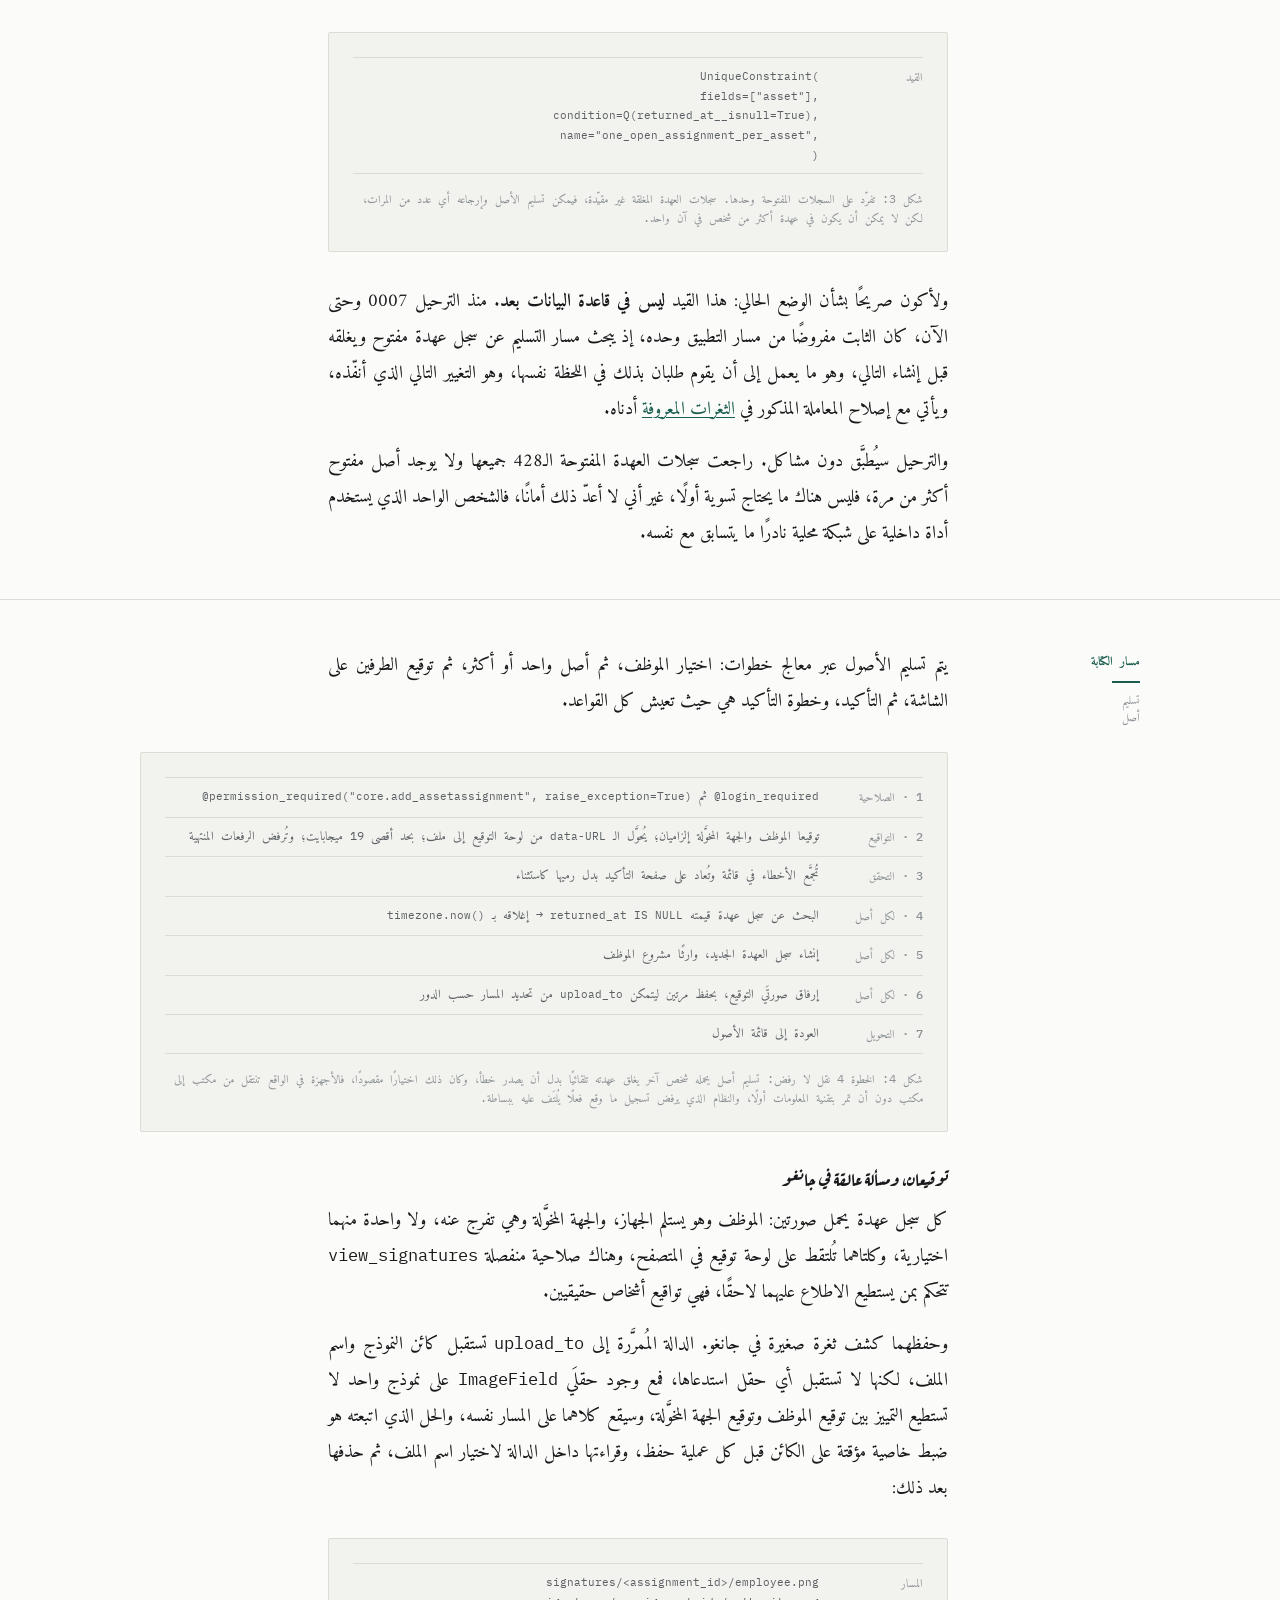
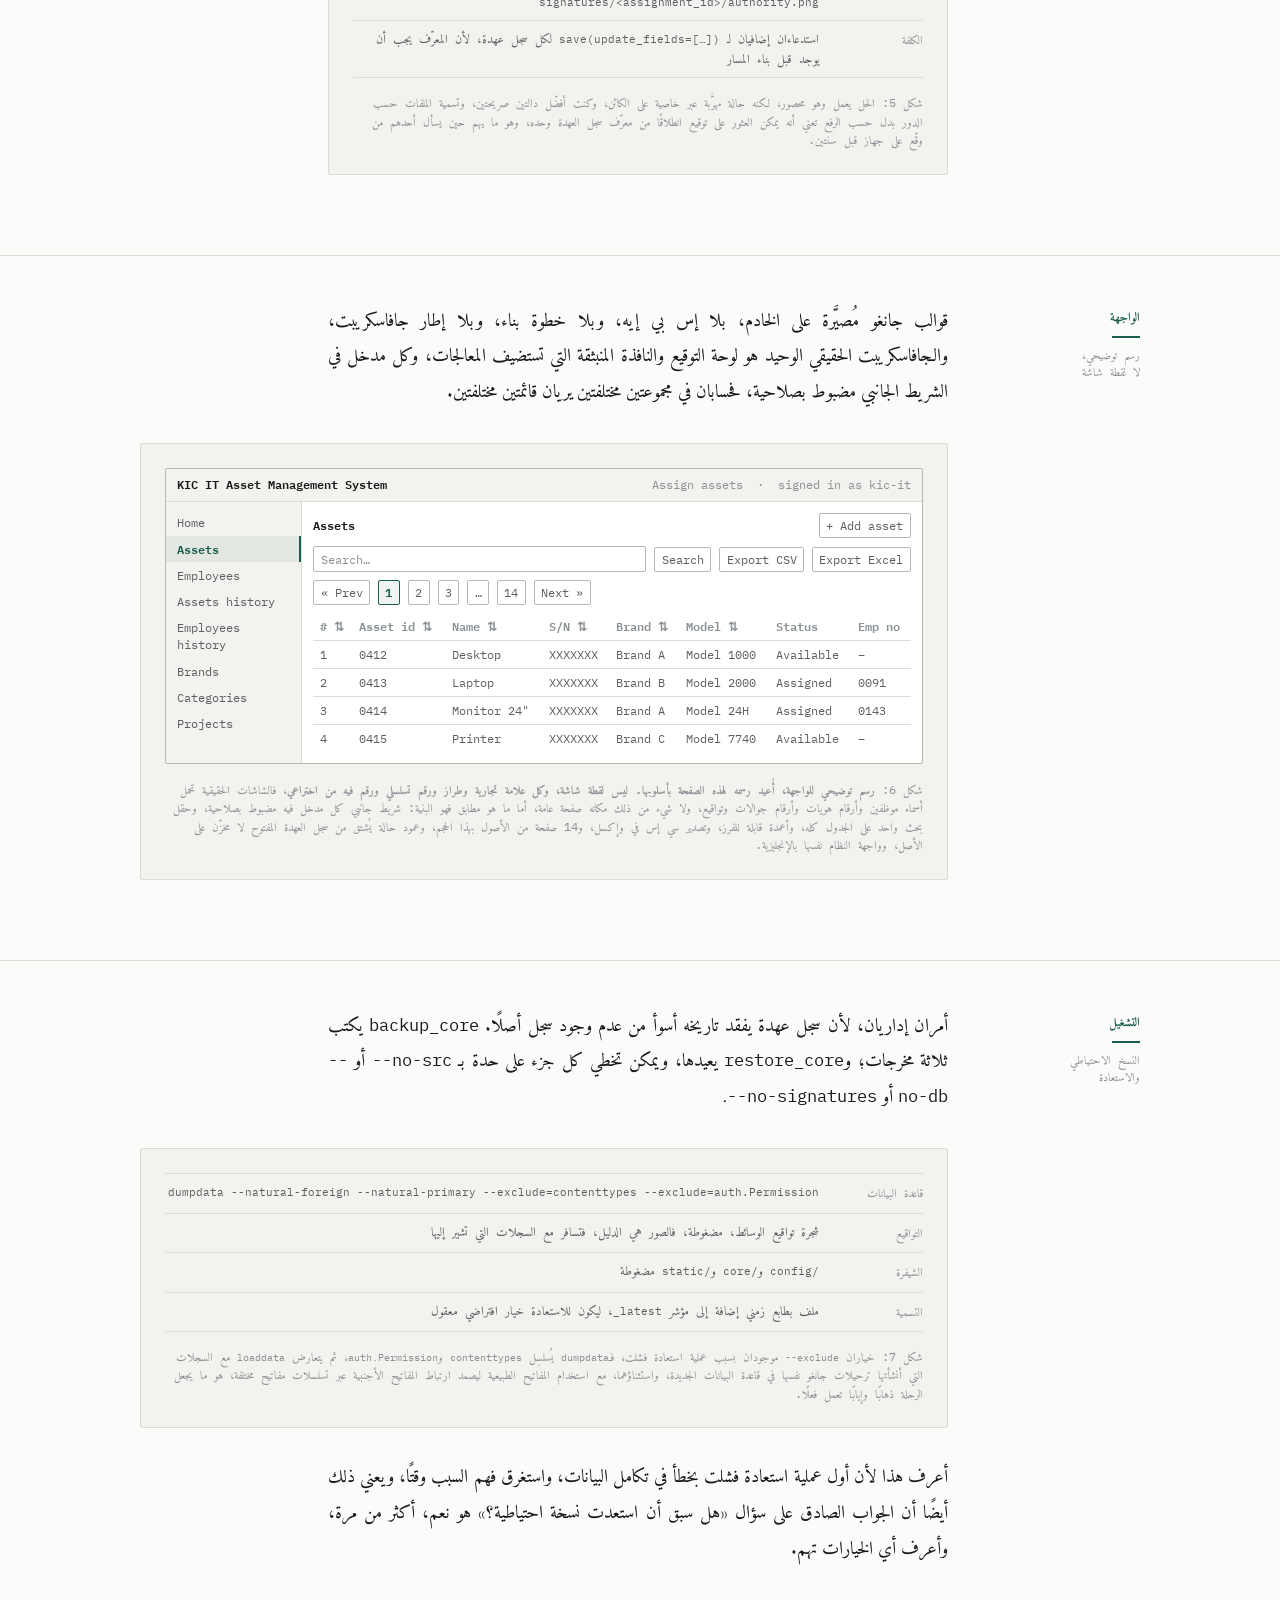
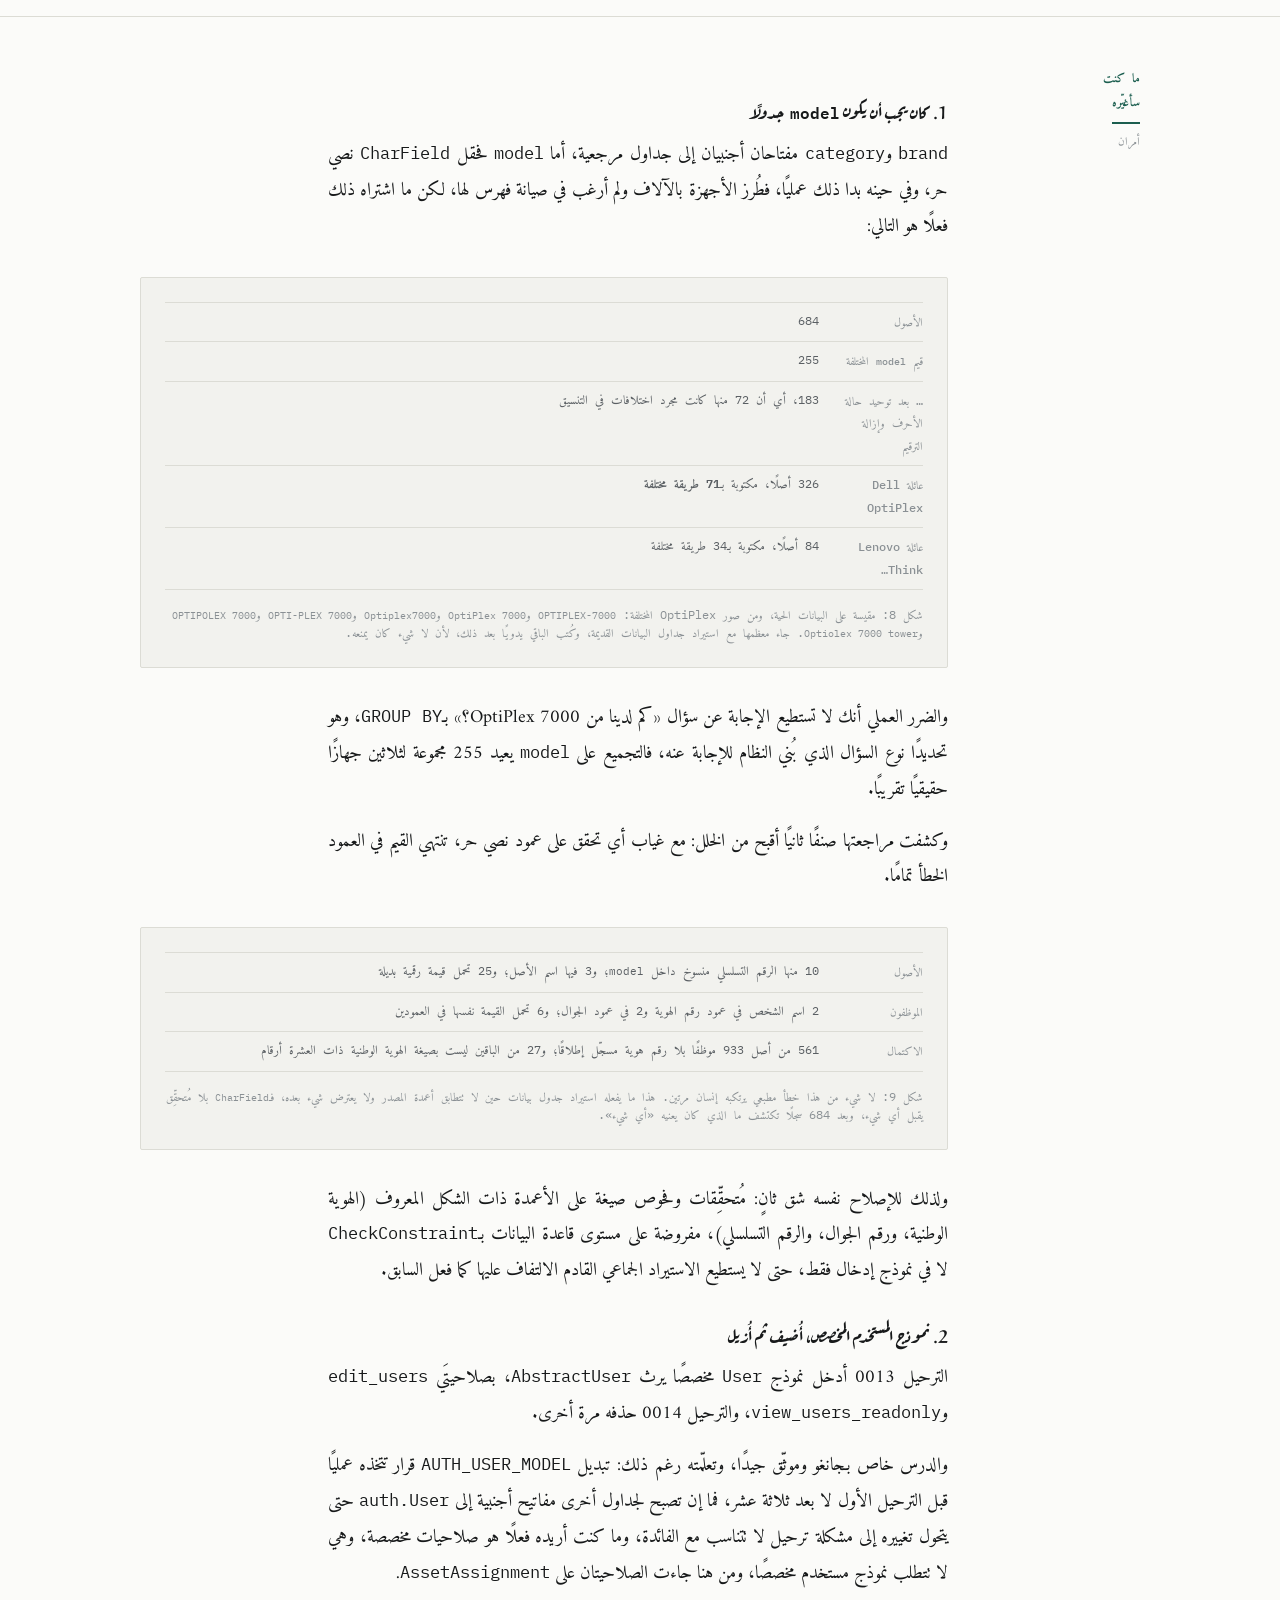
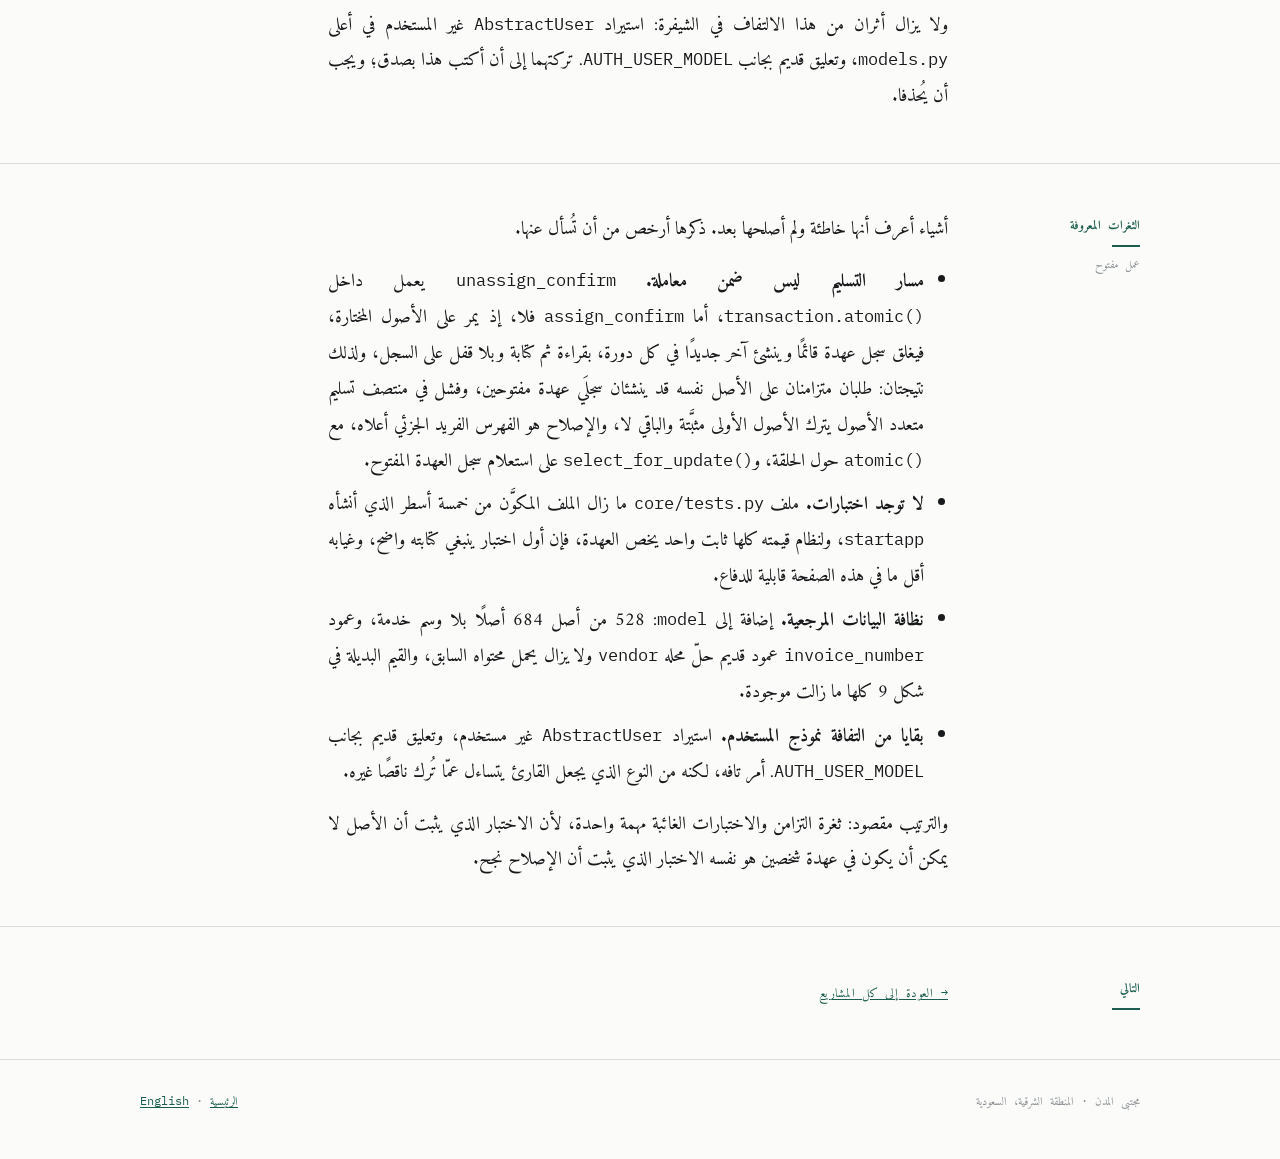
<file: ar/work/khonaini-asset-system.html>
<!DOCTYPE html>
<html lang="ar" dir="rtl" data-theme="light">
<head>
<meta charset="utf-8">
<meta name="viewport" content="width=device-width, initial-scale=1">
<meta name="color-scheme" content="light dark">
<title>نظام إدارة أصول KIC، دراسة حالة، مجتبى المدن</title>
<meta name="description" content="دراسة معمارية لنظام داخلي لتتبع عهدة أصول تقنية المعلومات: 684 أصلًا و933 سجل موظف و1,423 عملية عهدة. مبني على جانغو وبوستجريس، مع التقاط توقيعين في كل عملية تسليم.">
<link rel="canonical" href="https://mjs19999.github.io/portfolio/ar/work/khonaini-asset-system.html">
<link rel="alternate" hreflang="en" href="https://mjs19999.github.io/portfolio/work/khonaini-asset-system.html">
<link rel="alternate" hreflang="ar" href="https://mjs19999.github.io/portfolio/ar/work/khonaini-asset-system.html">
<link rel="alternate" hreflang="x-default" href="https://mjs19999.github.io/portfolio/work/khonaini-asset-system.html">

<script>
  (function () {
    var stored;
    try { stored = localStorage.getItem("theme"); } catch (e) {}
    document.documentElement.dataset.theme =
      stored ||
      (window.matchMedia("(prefers-color-scheme: dark)").matches ? "dark" : "light");
  })();
</script>

<link rel="preconnect" href="https://fonts.googleapis.com">
<link rel="preconnect" href="https://fonts.gstatic.com" crossorigin>
<link rel="stylesheet" href="https://fonts.googleapis.com/css2?family=Amiri:ital,wght@0,400;0,700;1,400&family=Aref+Ruqaa:wght@400;700&family=IBM+Plex+Mono:wght@400;500;600&display=swap">

<link rel="stylesheet" href="../../assets/css/tokens.css">
<link rel="stylesheet" href="../../assets/css/base.css">
<link rel="stylesheet" href="../../assets/css/layout.css">
<link rel="stylesheet" href="../../assets/css/components.css">
<link rel="stylesheet" href="../../assets/css/rtl.css">
</head>
<body>

<a class="skip-link" href="#main">تخطَّ إلى المحتوى</a>

<header class="masthead">
  <div class="shell masthead__inner">
    <a class="masthead__name" href="../full/index.html"><b>MA</b> مجتبى المدن</a>
    <nav class="masthead__nav" aria-label="أقسام الصفحة">
      <a href="../full/index.html#built">&rarr; كل المشاريع</a>
    </nav>
    <a class="mode-link" href="../index.html">النسخة المبسّطة &larr;</a>
    <a class="lang-link" href="../../work/khonaini-asset-system.html" hreflang="en" lang="en">English</a>
    <button class="icon-btn" id="theme-toggle" type="button" aria-label="تبديل السمة">DK</button>
  </div>
</header>

<main id="main">

  <section class="section section--hero">
    <div class="shell">
      <p class="eyebrow">دراسة حالة &middot; شركة الخنيني العالمية المحدودة &middot; يوليو 2023 &ndash; الآن</p>
      <h1>النظام الذي يعرف مَن بيده الجهاز.</h1>
      <p class="lead hero__lead">
        منصة داخلية لعهدة أصول تقنية المعلومات: ما الذي تملكه الشركة، ومن
        يحمله الآن، ومن وقّع على استلامه. مبنية على جانغو وبوستجريس، لتحل
        محل منتج قديم وجداول بيانات كانت عدة إدارات تحدّثها يدويًا.
      </p>

      <dl class="spec__meta u-spaced">
        <div><dt>البيانات الحية</dt><dd>684 أصلًا &middot; 933 سجل موظف (910 نشط) &middot; 1,423 عملية عهدة &middot; 428 في عهدة موظفين الآن</dd></div>
        <div><dt>التقنيات</dt><dd>جانغو 6.0 &middot; بوستجريس &middot; قوالب مُصيَّرة على الخادم &middot; بلا إس بي إيه وبلا خطوة بناء</dd></div>
        <div><dt>البيانات المرجعية</dt><dd>22 مشروعًا &middot; 11 تصنيفًا &middot; 10 علامات تجارية</dd></div>
        <div><dt>الوصول</dt><dd>5 حسابات موزّعة على 4 مجموعات صلاحيات، مضبوطة على مستوى كل شاشة</dd></div>
        <div><dt>الدور</dt><dd>المهندس الوحيد: المخطط، والتطبيق، والنشر، والنسخ الاحتياطي، والتدريب</dd></div>
      </dl>

      <p class="note u-spaced">
        المستودع خاص: فيه سجلات موظفين وأرقام هويات وتوقيعات ممسوحة، لذلك هذه
        الصفحة هي التصميم لا الشيفرة: المخطط، وكيف تُكتب عملية تسليم
        العهدة، والقراران اللذان أدافع عنهما، والقرار الذي كنت سأعكسه.
      </p>
    </div>
  </section>

  <!-- =====================================================================
       PROBLEM
       ===================================================================== -->
  <section class="section">
    <div class="shell section__grid">
      <div class="gutter">
        <div class="gutter__label">المشكلة</div>
        <p class="gutter__meta">قبل</p>
      </div>
      <div class="prose">
        <p>
          كان هناك مصدران للحقيقة نفسها. تطبيق قديم يحمل جزءًا من جرد الأصول،
          وجداول بيانات تحمل الباقي، إضافة إلى كل ما لم يكن المنتج القديم قادرًا
          على تمثيله، وهو يشمل الشيء الوحيد الذي كان الناس يحتاجون فعلًا
          إلى البحث عنه: مَن بيده جهاز معيّن الآن.
        </p>
        <p>
          والنتائج كانت متوقعة. الأصل نفسه قد يوجد مرتين تحت وسمين مختلفين، وقد
          يغادر موظف دون أن يُسجَّل في أي مكان أنه أعاد عهدته، وحين يُفقد حاسب
          محمول، لم يكن هناك مستند عليه توقيع يقول من الذي قبِل المسؤولية عنه.
        </p>
        <p>
          وهذه النقطة الأخيرة هي التي شكّلت التصميم كله. هذا ليس نظام جرد
          بالضبط. إنه <strong>سجل عهدة</strong>، ووظيفته أن يثبت سلسلة الحيازة
          بعد وقوع الحدث.
        </p>
      </div>
    </div>
  </section>

  <!-- =====================================================================
       DATA MODEL
       ===================================================================== -->
  <section class="section">
    <div class="shell section__grid">
      <div class="gutter">
        <div class="gutter__label">نموذج البيانات</div>
        <p class="gutter__meta">6 جداول<br>14 ترحيلًا</p>
      </div>
      <div>
        <div class="prose">
          <p>
            ستة جداول. أهمها <code dir="ltr">ASSETASSIGNMENT</code>، وهو ليس جدول ربط
            متعدد-إلى-متعدد بل حدث له خصائصه: متى بدأ، ومتى انتهى، وصورتا توقيع.
            الأصل الذي ليس له سجل عهدة مفتوح موجود في المستودع؛ والذي له سجل
            مفتوح في يد أحدهم.
          </p>
        </div>

        <figure class="figure">
          <svg class="diagram" viewBox="0 0 940 620" role="img"
               aria-label="مخطط العلاقات بين الكيانات. العلامة التجارية والتصنيف لكل منهما أصول متعددة، محمية عند الحذف. الأصل والموظف لكل منهما سجلات عهدة متعددة، محمية عند الحذف. المشروع يرتبط بالموظف وبسجل العهدة مع التعيين إلى قيمة فارغة عند الحذف.">

            <rect class="box" x="20" y="40" width="150" height="72" rx="2"/>
            <text class="entity" x="34" y="62">BRAND</text>
            <text class="field" x="34" y="82">id  PK</text>
            <text class="field" x="34" y="98">name  UQ</text>

            <rect class="box" x="20" y="150" width="150" height="72" rx="2"/>
            <text class="entity" x="34" y="172">CATEGORY</text>
            <text class="field" x="34" y="192">id  PK</text>
            <text class="field" x="34" y="208">name  UQ</text>

            <rect class="box box--key" x="250" y="40" width="200" height="170" rx="2"/>
            <text class="entity" x="264" y="62">ASSET</text>
            <text class="field" x="264" y="82">id  PK</text>
            <text class="field" x="264" y="98">name</text>
            <text class="field" x="264" y="114">brand_id  FK</text>
            <text class="field" x="264" y="130">category_id  FK</text>
            <text class="field" x="264" y="146">model  ← free text</text>
            <text class="field" x="264" y="162">serial_no</text>
            <text class="field" x="264" y="178">condition</text>
            <text class="field" x="264" y="194">price, dates, …</text>

            <rect class="box box--key" x="530" y="40" width="200" height="186" rx="2"/>
            <text class="entity" x="544" y="62">ASSETASSIGNMENT</text>
            <text class="field" x="544" y="82">id  PK</text>
            <text class="field" x="544" y="98">asset_id  FK</text>
            <text class="field" x="544" y="114">employee_id  FK</text>
            <text class="field" x="544" y="130">project_id  FK</text>
            <text class="field" x="544" y="146">assigned_at</text>
            <text class="field" x="544" y="162">returned_at  NULL</text>
            <text class="field" x="544" y="178">employee_signature</text>
            <text class="field" x="544" y="194">authority_signature</text>
            <text class="field" x="544" y="210">notes, emails</text>

            <rect class="box box--key" x="770" y="40" width="160" height="156" rx="2"/>
            <text class="entity" x="784" y="62">EMPLOYEE</text>
            <text class="field" x="784" y="82">id  PK</text>
            <text class="field" x="784" y="98">employee_no  UQ</text>
            <text class="field" x="784" y="114">name</text>
            <text class="field" x="784" y="130">project_id  FK</text>
            <text class="field" x="784" y="146">position</text>
            <text class="field" x="784" y="162">is_active</text>
            <text class="field" x="784" y="178">contact, govt id</text>

            <rect class="box" x="530" y="300" width="200" height="90" rx="2"/>
            <text class="entity" x="544" y="322">PROJECT</text>
            <text class="field" x="544" y="342">id  PK</text>
            <text class="field" x="544" y="358">name</text>
            <text class="field" x="544" y="374">code  UQ</text>

            <path class="edge" d="M170 76 H250"/>
            <text class="card" x="176" y="70">1</text>
            <text class="card" x="238" y="70">N</text>
            <text class="card" x="192" y="90">PROTECT</text>

            <path class="edge" d="M170 186 H210 V120 H250"/>
            <text class="card" x="176" y="180">1</text>
            <text class="card" x="238" y="114">N</text>
            <text class="card" x="214" y="112">PROTECT</text>

            <path class="edge" d="M450 100 H530"/>
            <text class="card" x="456" y="94">1</text>
            <text class="card" x="518" y="94">N</text>
            <text class="card" x="472" y="114">PROTECT</text>

            <path class="edge" d="M770 100 H730"/>
            <text class="card" x="756" y="94">1</text>
            <text class="card" x="736" y="94">N</text>
            <text class="card" x="734" y="114">PROTECT</text>

            <path class="edge" d="M630 300 V226"/>
            <text class="card" x="636" y="294">1</text>
            <text class="card" x="636" y="240">N</text>
            <text class="card" x="646" y="270">SET_NULL</text>

            <path class="edge" d="M730 345 H850 V196"/>
            <text class="card" x="736" y="339">1</text>
            <text class="card" x="856" y="210">N</text>
            <text class="card" x="762" y="339">SET_NULL</text>
          </svg>
          <figcaption class="figure__cap">
            شكل 1: المخطط الحقيقي، بحقول مختصرة. تعليقات
            <code dir="ltr">on_delete</code> هي التصميم نفسه: كل ما يحمل تاريخ عهدة
            <code dir="ltr">PROTECT</code>، وكل ما هو تنظيمي <code dir="ltr">SET_NULL</code>، وقيمة
            <code dir="ltr">returned_at</code> الفارغة تعني أن العهدة ما زالت مفتوحة.
            السجلات تُغلق ولا تُحذف، فتاريخ عهدة أي أصل يُستخرج باستعلام واحد.
          </figcaption>
        </figure>

        <div class="prose">
          <h3>لماذا يرفض نصف المفاتيح الأجنبية الحذف</h3>
          <p>
            <code dir="ltr">Asset.brand</code> و<code dir="ltr">Asset.category</code>
            و<code dir="ltr">AssetAssignment.asset</code>
            و<code dir="ltr">AssetAssignment.employee</code> كلها
            <code dir="ltr">on_delete=PROTECT</code>، أما <code dir="ltr">Employee.project</code>
            و<code dir="ltr">AssetAssignment.project</code> فهما <code dir="ltr">SET_NULL</code>.
            هذا الفصل مقصود، وهو القرار الذي أدافع عنه أولًا.
          </p>
          <p>
            لا يمكنك حذف موظف سبق أن وقّع على استلام جهاز. توقيعه هو الدليل، وحفظه هو
            كل ما وُجد النظام من أجله، فالموظف الذي يغادر يصبح <code dir="ltr">is_active = False</code>؛ و23
            من أصل 933 سجلًا مُعلَّمة غير نشطة، ولم يُحذف أي منها، أما المشاريع فمختلفة: انتهاء
            مشروع أمر طبيعي، ولا يصح أن يأخذ معه تاريخ عهدة الأصول، فتصبح تلك
            المراجع فارغة ويبقى سجل العهدة.
          </p>
          <p>
            والنتيجة العملية أن التطبيق يكاد لا يملك مسارات حذف، وأن قاعدة
            البيانات هي التي تفرض ذلك بدل الوثوق بأن التطبيق سيتذكّره، وهذا كان
            المقصد من ترك جداول البيانات: قاعدة لا يستطيع أحد تخطّيها بالخطأ.
          </p>
        </div>
      </div>
    </div>
  </section>

  <!-- =====================================================================
       CONSTRAINT
       ===================================================================== -->
  <section class="section">
    <div class="shell section__grid">
      <div class="gutter">
        <div class="gutter__label">القيد</div>
        <p class="gutter__meta">الذي لم<br>يكن يعمل</p>
      </div>
      <div>
        <div class="prose">
          <p>
            يجب ألّا يكون الأصل الواحد مفتوحًا لشخصين في وقت واحد. هذا هو الثابت
            الأساسي، وأول محاولاتي لفرضه كانت خاطئة بطريقة تستحق التدوين.
          </p>
          <p>
            الترحيل الأول أعلن ما يلي:
          </p>
          <figure class="figure">
            <dl class="spec__meta">
              <div><dt>0001</dt><dd><code dir="ltr">unique_together = {("asset", "returned_at")}</code></dd></div>
              <div><dt>0007</dt><dd><code dir="ltr">unique_together = set()</code> &nbsp;&rarr; أُزيل</dd></div>
            </dl>
            <figcaption class="figure__cap">
              شكل 2: بينهما ستة ترحيلات.
            </figcaption>
          </figure>
          <p>
            كان المقصود: لا يمكن أن يكون للأصل أكثر من سجل واحد قيمة
            <code dir="ltr">returned_at</code> فيه فارغة، والمشكلة أن هذا لا يعمل، ولا
            يعمل لسبب يسهل قوله ويسهل نسيانه، <strong>ففي إس كيو إل، القيمة
            الفارغة لا تساوي القيمة الفارغة.</strong> الفهرس الفريد يعامل كل
            قيمة فارغة على أنها مختلفة، فلا يتعارض
            <code dir="ltr">(الأصل&nbsp;42، فارغ)</code> مع
            <code dir="ltr">(الأصل&nbsp;42، فارغ)</code>. أي أن القيد كان يسمح تحديدًا
            بالحالة التي كُتب ليمنعها، وفي الوقت نفسه قد يعترض على سجلات مشروعة
            تصادف أن لها الطابع الزمني نفسه للإرجاع.
          </p>
          <p>
            والأداة الصحيحة هي <strong>الفهرس الفريد الجزئي</strong>، قاعدة تفرّد تنطبق على مجموعة مُرشَّحة من السجلات فقط، في بوستجريس
            تُكتب <code dir="ltr">CREATE UNIQUE INDEX … WHERE returned_at IS NULL</code>،
            وفي جانغو تُكتب هكذا:
          </p>
          <figure class="figure">
            <dl class="spec__meta">
              <div><dt>القيد</dt><dd><code dir="ltr">UniqueConstraint(<br>&nbsp;&nbsp;fields=["asset"],<br>&nbsp;&nbsp;condition=Q(returned_at__isnull=True),<br>&nbsp;&nbsp;name="one_open_assignment_per_asset",<br>)</code></dd></div>
            </dl>
            <figcaption class="figure__cap">
              شكل 3: تفرّد على السجلات المفتوحة وحدها. سجلات العهدة
              المغلقة غير مقيّدة، فيمكن تسليم الأصل وإرجاعه أي عدد من المرات،
              لكن لا يمكن أن يكون في عهدة أكثر من شخص في آن واحد.
            </figcaption>
          </figure>
        </div>

        <!-- عند تطبيق القيد، حوّل هذه الفقرة إلى صيغة الماضي وحدّث النقطة
             المقابلة في قسم "الثغرات المعروفة" أدناه. هذان الموضعان فقط هما
             اللذان يصفانه على أنه معلّق. -->
        <div class="prose">
          <p>
            ولأكون صريحًا بشأن الوضع الحالي: هذا القيد
            <strong>ليس في قاعدة البيانات بعد</strong>. منذ الترحيل 0007 وحتى
            الآن، كان الثابت مفروضًا من مسار التطبيق وحده، إذ يبحث مسار
            التسليم عن سجل عهدة مفتوح ويغلقه قبل إنشاء التالي، وهو ما
            يعمل إلى أن يقوم طلبان بذلك في اللحظة نفسها، وهو التغيير التالي الذي
            أنفّذه، ويأتي مع إصلاح المعاملة المذكور في
            <a href="#gaps">الثغرات المعروفة</a> أدناه.
          </p>
          <p>
            والترحيل سيُطبَّق دون مشاكل. راجعت سجلات العهدة المفتوحة الـ428
            جميعها ولا يوجد أصل مفتوح أكثر من مرة، فليس هناك ما يحتاج تسوية
            أولًا، غير أني لا أعدّ ذلك أمانًا، فالشخص الواحد الذي يستخدم أداة داخلية
            على شبكة محلية نادرًا ما يتسابق مع نفسه.
          </p>
        </div>
      </div>
    </div>
  </section>

  <!-- =====================================================================
       WRITE PATH
       ===================================================================== -->
  <section class="section">
    <div class="shell section__grid">
      <div class="gutter">
        <div class="gutter__label">مسار الكتابة</div>
        <p class="gutter__meta">تسليم<br>أصل</p>
      </div>
      <div>
        <div class="prose">
          <p>
            يتم تسليم الأصول عبر معالج خطوات: اختيار الموظف، ثم أصل واحد أو
            أكثر، ثم توقيع الطرفين على الشاشة، ثم التأكيد، وخطوة التأكيد هي حيث
            تعيش كل القواعد.
          </p>
        </div>

        <figure class="figure">
          <dl class="spec__meta">
            <div><dt>1 &middot; الصلاحية</dt><dd><code dir="ltr">@login_required</code> ثم <code dir="ltr">@permission_required("core.add_assetassignment", raise_exception=True)</code></dd></div>
            <div><dt>2 &middot; التواقيع</dt><dd>توقيعا الموظف والجهة المخوَّلة إلزاميان؛ يُحوَّل الـ <code dir="ltr">data-URL</code> من لوحة التوقيع إلى ملف؛ بحد أقصى 19&nbsp;ميجابايت؛ وتُرفض الرفعات المنتهية</dd></div>
            <div><dt>3 &middot; التحقق</dt><dd>تُجمَّع الأخطاء في قائمة وتُعاد على صفحة التأكيد بدل رميها كاستثناء</dd></div>
            <div><dt>4 &middot; لكل أصل</dt><dd>البحث عن سجل عهدة قيمته <code dir="ltr">returned_at IS NULL</code> &rarr; إغلاقه بـ <code dir="ltr">timezone.now()</code></dd></div>
            <div><dt>5 &middot; لكل أصل</dt><dd>إنشاء سجل العهدة الجديد، وارثًا مشروع الموظف</dd></div>
            <div><dt>6 &middot; لكل أصل</dt><dd>إرفاق صورتَي التوقيع، بحفظ مرتين ليتمكن <code dir="ltr">upload_to</code> من تحديد المسار حسب الدور</dd></div>
            <div><dt>7 &middot; التحويل</dt><dd>العودة إلى قائمة الأصول</dd></div>
          </dl>
          <figcaption class="figure__cap">
            شكل 4: الخطوة 4 نقل لا رفض: تسليم أصل يحمله شخص آخر يغلق
            عهدته تلقائيًا بدل أن يصدر خطأ، وكان ذلك اختيارًا مقصودًا، فالأجهزة في الواقع تنتقل من مكتب إلى مكتب دون أن تمر بتقنية
            المعلومات أولًا، والنظام الذي يرفض تسجيل ما وقع فعلًا يُلتَف عليه
            ببساطة.
          </figcaption>
        </figure>

        <div class="prose">
          <h3>توقيعان، ومسألة عالقة في جانغو</h3>
          <p>
            كل سجل عهدة يحمل صورتين: الموظف وهو يستلم الجهاز، والجهة المخوَّلة
            وهي تفرج عنه، ولا واحدة منهما اختيارية، وكلتاهما تُلتقط على لوحة
            توقيع في المتصفح، وهناك صلاحية منفصلة
            <code dir="ltr">view_signatures</code> تتحكم بمن يستطيع الاطلاع عليهما لاحقًا، فهي تواقيع أشخاص حقيقيين.
          </p>
          <p>
            وحفظهما كشف ثغرة صغيرة في جانغو. الدالة المُمرَّرة إلى
            <code dir="ltr">upload_to</code> تستقبل كائن النموذج واسم الملف، لكنها لا
            تستقبل <em>أي حقل</em> استدعاها، فمع وجود حقلَي
            <code dir="ltr">ImageField</code> على نموذج واحد لا تستطيع التمييز بين توقيع
            الموظف وتوقيع الجهة المخوَّلة، وسيقع كلاهما على المسار نفسه، والحل
            الذي اتبعته هو ضبط خاصية مؤقتة على الكائن قبل كل عملية حفظ، وقراءتها
            داخل الدالة لاختيار اسم الملف، ثم حذفها بعد ذلك:
          </p>
          <figure class="figure">
            <dl class="spec__meta">
              <div><dt>المسار</dt><dd><code dir="ltr">signatures/&lt;assignment_id&gt;/employee.png<br>signatures/&lt;assignment_id&gt;/authority.png</code></dd></div>
              <div><dt>الكلفة</dt><dd>استدعاءان إضافيان لـ <code dir="ltr">save(update_fields=[…])</code> لكل سجل عهدة، لأن المعرّف يجب أن يوجد قبل بناء المسار</dd></div>
            </dl>
            <figcaption class="figure__cap">
              شكل 5: الحل يعمل وهو محصور، لكنه حالة مهرَّبة عبر خاصية على
              الكائن، وكنت أفضّل دالتين صريحتين، وتسمية الملفات حسب الدور بدل
              حسب الرفع تعني أنه يمكن العثور على توقيع انطلاقًا من معرّف سجل
              العهدة وحده، وهو ما يهم حين يسأل أحدهم من وقّع على جهاز قبل
              سنتين.
            </figcaption>
          </figure>
        </div>
      </div>
    </div>
  </section>

  <!-- =====================================================================
       INTERFACE
       ===================================================================== -->
  <section class="section">
    <div class="shell section__grid">
      <div class="gutter">
        <div class="gutter__label">الواجهة</div>
        <p class="gutter__meta">رسم توضيحي،<br>لا لقطة شاشة</p>
      </div>
      <div>
        <div class="prose">
          <p>
            قوالب جانغو مُصيَّرة على الخادم، بلا إس بي إيه، وبلا خطوة بناء، وبلا إطار
            جافاسكريبت، والـجافاسكريبت الحقيقي الوحيد هو لوحة التوقيع
            والنافذة المنبثقة التي تستضيف المعالجات، وكل مدخل في الشريط الجانبي
            مضبوط بصلاحية، فحسابان في مجموعتين مختلفتين يريان قائمتين مختلفتين.
          </p>
        </div>

        <figure class="figure">
          <div class="ui">
            <div class="ui__bar">
              <span>KIC IT Asset Management System</span>
              <span>Assign assets &nbsp;·&nbsp; signed in as kic-it</span>
            </div>
            <div class="ui__body">
              <div class="ui__side">
                <i>Home</i>
                <i data-on>Assets</i>
                <i>Employees</i>
                <i>Assets history</i>
                <i>Employees history</i>
                <i>Brands</i>
                <i>Categories</i>
                <i>Projects</i>
              </div>
              <div class="ui__main">
                <div class="ui__row ui__row--split">
                  <strong>Assets</strong>
                  <span class="ui__chip">+ Add asset</span>
                </div>
                <div class="ui__row">
                  <span class="ui__search">Search&hellip;</span>
                  <span class="ui__chip">Search</span>
                  <span class="ui__chip">Export CSV</span>
                  <span class="ui__chip">Export Excel</span>
                </div>
                <div class="ui__row">
                  <span class="ui__chip">&laquo; Prev</span>
                  <span class="ui__chip" data-on>1</span>
                  <span class="ui__chip">2</span>
                  <span class="ui__chip">3</span>
                  <span class="ui__chip">&hellip;</span>
                  <span class="ui__chip">14</span>
                  <span class="ui__chip">Next &raquo;</span>
                </div>
                <table>
                  <thead>
                    <tr>
                      <th>#&nbsp;&#8645;</th>
                      <th>Asset id&nbsp;&#8645;</th>
                      <th>Name&nbsp;&#8645;</th>
                      <th>S/N&nbsp;&#8645;</th>
                      <th>Brand&nbsp;&#8645;</th>
                      <th>Model&nbsp;&#8645;</th>
                      <th>Status</th>
                      <th>Emp no</th>
                    </tr>
                  </thead>
                  <tbody>
                    <tr><td>1</td><td>0412</td><td>Desktop</td><td>XXXXXXX</td><td>Brand A</td><td>Model 1000</td><td>Available</td><td>&ndash;</td></tr>
                    <tr><td>2</td><td>0413</td><td>Laptop</td><td>XXXXXXX</td><td>Brand B</td><td>Model 2000</td><td>Assigned</td><td>0091</td></tr>
                    <tr><td>3</td><td>0414</td><td>Monitor 24"</td><td>XXXXXXX</td><td>Brand A</td><td>Model 24H</td><td>Assigned</td><td>0143</td></tr>
                    <tr><td>4</td><td>0415</td><td>Printer</td><td>XXXXXXX</td><td>Brand C</td><td>Model 7740</td><td>Available</td><td>&ndash;</td></tr>
                  </tbody>
                </table>
              </div>
            </div>
          </div>
          <figcaption class="figure__cap">
            شكل 6: <strong>رسم توضيحي للواجهة، أُعيد رسمه لهذه الصفحة
            بأسلوبها. ليس لقطة شاشة، وكل علامة تجارية وطراز ورقم تسلسلي ورقم
            فيه من اختراعي</strong>، فالشاشات الحقيقية تحمل أسماء موظفين
            وأرقام هويات وأرقام جوالات وتواقيع، ولا شيء من ذلك مكانه صفحة
            عامة، أما ما هو مطابق فهو البنية: شريط جانبي كل مدخل فيه مضبوط
            بصلاحية، وحقل بحث واحد على الجدول كله، وأعمدة قابلة للفرز، وتصدير
            سي إس في وإكسل، و14 صفحة من الأصول بهذا الحجم، وعمود حالة يُشتق من سجل
            العهدة المفتوح لا مخزّن على الأصل، وواجهة النظام نفسها بالإنجليزية.
          </figcaption>
        </figure>
      </div>
    </div>
  </section>

  <!-- =====================================================================
       OPERATIONS
       ===================================================================== -->
  <section class="section">
    <div class="shell section__grid">
      <div class="gutter">
        <div class="gutter__label">التشغيل</div>
        <p class="gutter__meta">النسخ الاحتياطي<br>والاستعادة</p>
      </div>
      <div>
        <div class="prose">
          <p>
            أمران إداريان، لأن سجل عهدة يفقد تاريخه أسوأ من عدم وجود سجل أصلًا.
            <code dir="ltr">backup_core</code> يكتب ثلاثة مخرجات؛ و<code dir="ltr">restore_core</code>
            يعيدها، ويمكن تخطي كل جزء على حدة بـ <code dir="ltr">--no-src</code> أو
            <code dir="ltr">--no-db</code> أو <code dir="ltr">--no-signatures</code>.
          </p>
        </div>

        <figure class="figure">
          <dl class="spec__meta">
            <div><dt>قاعدة البيانات</dt><dd><code dir="ltr">dumpdata --natural-foreign --natural-primary --exclude=contenttypes --exclude=auth.Permission</code></dd></div>
            <div><dt>التواقيع</dt><dd>شجرة تواقيع الوسائط، مضغوطة، فالصور هي الدليل، فتسافر مع السجلات التي تشير إليها</dd></div>
            <div><dt>الشيفرة</dt><dd><code dir="ltr">config/</code> و<code dir="ltr">core/</code> و<code dir="ltr">static/</code> مضغوطة</dd></div>
            <div><dt>التسمية</dt><dd>ملف بطابع زمني إضافة إلى مؤشر <code dir="ltr">_latest</code>، ليكون للاستعادة خيار افتراضي معقول</dd></div>
          </dl>
          <figcaption class="figure__cap">
            شكل 7: خياران <code dir="ltr">--exclude</code> موجودان بسبب عملية
            استعادة فشلت، فـ<code dir="ltr">dumpdata</code>
            يُسلسِل <code dir="ltr">contenttypes</code> و<code dir="ltr">auth.Permission</code>، ثم
            يتعارض <code dir="ltr">loaddata</code> مع السجلات التي أنشأتها ترحيلات جانغو
            نفسها في قاعدة البيانات الجديدة، واستثناؤهما، مع استخدام المفاتيح
            الطبيعية ليصمد ارتباط المفاتيح الأجنبية عبر تسلسلات مفاتيح مختلفة،
            هو ما يجعل الرحلة ذهابًا وإيابًا تعمل فعلًا.
          </figcaption>
        </figure>

        <div class="prose">
          <p>
            أعرف هذا لأن أول عملية استعادة فشلت بخطأ في تكامل البيانات،
            واستغرق فهم السبب وقتًا، ويعني ذلك أيضًا أن الجواب الصادق على
            سؤال «هل سبق أن استعدت نسخة احتياطية؟» هو نعم، أكثر من مرة، وأعرف
            أي الخيارات تهم.
          </p>
        </div>
      </div>
    </div>
  </section>

  <!-- =====================================================================
       WHAT I'D CHANGE
       ===================================================================== -->
  <section class="section">
    <div class="shell section__grid">
      <div class="gutter">
        <div class="gutter__label">ما كنت<br>سأغيّره</div>
        <p class="gutter__meta">أمران</p>
      </div>
      <div>
        <div class="prose">
          <h3>1. كان يجب أن يكون <code dir="ltr">model</code> جدولًا</h3>
          <p>
            <code dir="ltr">brand</code> و<code dir="ltr">category</code> مفتاحان أجنبيان إلى جداول
            مرجعية، أما <code dir="ltr">model</code> فحقل <code dir="ltr">CharField</code> نصي حر،
            وفي حينه بدا ذلك عمليًا، فطُرز الأجهزة بالآلاف ولم أرغب في
            صيانة فهرس لها، لكن ما اشتراه ذلك فعلًا هو التالي:
          </p>
        </div>

        <figure class="figure">
          <dl class="spec__meta">
            <div><dt>الأصول</dt><dd>684</dd></div>
            <div><dt>قيم <code dir="ltr">model</code> المختلفة</dt><dd>255</dd></div>
            <div><dt>&hellip; بعد توحيد حالة الأحرف وإزالة الترقيم</dt><dd>183، أي أن 72 منها كانت مجرد اختلافات في التنسيق</dd></div>
            <div><dt>عائلة Dell OptiPlex</dt><dd>326 أصلًا، مكتوبة بـ<strong>71 طريقة مختلفة</strong></dd></div>
            <div><dt>عائلة Lenovo Think&hellip;</dt><dd>84 أصلًا، مكتوبة بـ34 طريقة مختلفة</dd></div>
          </dl>
          <figcaption class="figure__cap">
            شكل 8: مقيسة على البيانات الحية، ومن صور OptiPlex المختلفة:
            <code dir="ltr">OPTIPLEX-7000</code> و<code dir="ltr">OptiPlex 7000</code>
            و<code dir="ltr">Optiplex7000</code> و<code dir="ltr">OPTI-PLEX 7000</code>
            و<code dir="ltr">OPTIPOLEX 7000</code> و<code dir="ltr">Optiolex 7000 tower</code>.
            جاء معظمها مع استيراد جداول البيانات القديمة، وكُتب الباقي يدويًا
            بعد ذلك، لأن لا شيء كان يمنعه.
          </figcaption>
        </figure>

        <div class="prose">
          <p>
            والضرر العملي أنك لا تستطيع الإجابة عن سؤال «كم لدينا من OptiPlex
            7000؟» بـ<code dir="ltr">GROUP BY</code>، وهو تحديدًا نوع السؤال الذي بُني
            النظام للإجابة عنه، فالتجميع على <code dir="ltr">model</code> يعيد 255 مجموعة
            لثلاثين جهازًا حقيقيًا تقريبًا.
          </p>
          <p>
            وكشفت مراجعتها صنفًا ثانيًا أقبح من الخلل: مع غياب أي تحقق على عمود
            نصي حر، تنتهي القيم في العمود الخطأ تمامًا.
          </p>
        </div>

        <figure class="figure">
          <dl class="spec__meta">
            <div><dt>الأصول</dt><dd>10 منها الرقم التسلسلي منسوخ داخل <code dir="ltr">model</code>؛ و3 فيها اسم الأصل؛ و25 تحمل قيمة رقمية بديلة</dd></div>
            <div><dt>الموظفون</dt><dd>2 اسم الشخص في عمود رقم الهوية و2 في عمود الجوال؛ و6 تحمل القيمة نفسها في العمودين</dd></div>
            <div><dt>الاكتمال</dt><dd>561 من أصل 933 موظفًا بلا رقم هوية مسجّل إطلاقًا؛ و27 من الباقين ليست بصيغة الهوية الوطنية ذات العشرة أرقام</dd></div>
          </dl>
          <figcaption class="figure__cap">
            شكل 9: لا شيء من هذا خطأ مطبعي يرتكبه إنسان مرتين. هذا ما
            يفعله استيراد جدول بيانات حين لا تتطابق أعمدة المصدر ولا يعترض شيء
            بعده، فـ<code dir="ltr">CharField</code> بلا مُتحقِّق يقبل أي شيء، وبعد 684
            سجلًا تكتشف ما الذي كان يعنيه «أي شيء».
          </figcaption>
        </figure>

        <div class="prose">
          <p>
            ولذلك للإصلاح نفسه شق ثانٍ: مُتحقِّقات وفحوص صيغة على الأعمدة ذات
            الشكل المعروف (الهوية الوطنية، ورقم الجوال، والرقم التسلسلي)،
            مفروضة على مستوى قاعدة البيانات بـ<code dir="ltr">CheckConstraint</code>
            لا في نموذج إدخال فقط، حتى لا يستطيع الاستيراد الجماعي القادم
            الالتفاف عليها كما فعل السابق.
          </p>

          <h3>2. نموذج المستخدم المخصص، أُضيف ثم أُزيل</h3>
          <p>
            الترحيل 0013 أدخل نموذج <code dir="ltr">User</code> مخصصًا يرث
            <code dir="ltr">AbstractUser</code>، بصلاحيتَي <code dir="ltr">edit_users</code>
            و<code dir="ltr">view_users_readonly</code>، والترحيل 0014 حذفه مرة أخرى.
          </p>
          <p>
            والدرس خاص بـجانغو وموثّق جيدًا، وتعلّمته رغم ذلك: تبديل
            <code dir="ltr">AUTH_USER_MODEL</code> قرار تتخذه عمليًا قبل الترحيل الأول لا
            بعد ثلاثة عشر، فما إن تصبح لجداول أخرى مفاتيح أجنبية إلى
            <code dir="ltr">auth.User</code> حتى يتحول تغييره إلى مشكلة ترحيل لا تتناسب مع
            الفائدة، وما كنت أريده فعلًا هو صلاحيات مخصصة، وهي لا تتطلب نموذج
            مستخدم مخصصًا، ومن هنا جاءت الصلاحيتان على
            <code dir="ltr">AssetAssignment</code>.
          </p>
          <p>
            ولا يزال أثران من هذا الالتفاف في الشيفرة: استيراد
            <code dir="ltr">AbstractUser</code> غير المستخدم في أعلى
            <code dir="ltr">models.py</code>، وتعليق قديم بجانب
            <code dir="ltr">AUTH_USER_MODEL</code>. تركتهما إلى أن أكتب هذا بصدق؛ ويجب أن
            يُحذفا.
          </p>
        </div>
      </div>
    </div>
  </section>

  <!-- =====================================================================
       KNOWN GAPS
       ===================================================================== -->
  <section class="section" id="gaps">
    <div class="shell section__grid">
      <div class="gutter">
        <div class="gutter__label">الثغرات المعروفة</div>
        <p class="gutter__meta">عمل مفتوح</p>
      </div>
      <div>
        <div class="prose">
          <p>
            أشياء أعرف أنها خاطئة ولم أصلحها بعد. ذكرها أرخص من أن تُسأل عنها.
          </p>
          <ul class="bullets">
            <li>
              <strong>مسار التسليم ليس ضمن معاملة.</strong>
              <code dir="ltr">unassign_confirm</code> يعمل داخل
              <code dir="ltr">transaction.atomic()</code>، أما <code dir="ltr">assign_confirm</code>
              فلا، إذ يمر على الأصول المختارة، فيغلق سجل عهدة قائمًا
              وينشئ آخر جديدًا في كل دورة، بقراءة ثم كتابة وبلا قفل على السجل،
              ولذلك نتيجتان: طلبان متزامنان على الأصل نفسه قد ينشئان سجلَي عهدة
              مفتوحين، وفشل في منتصف تسليم متعدد الأصول يترك الأصول الأولى
              مثبَّتة والباقي لا، والإصلاح هو الفهرس الفريد الجزئي أعلاه، مع
              <code dir="ltr">atomic()</code> حول الحلقة، و<code dir="ltr">select_for_update()</code>
              على استعلام سجل العهدة المفتوح.
            </li>
            <li>
              <strong>لا توجد اختبارات.</strong> ملف <code dir="ltr">core/tests.py</code>
              ما زال الملف المكوَّن من خمسة أسطر الذي أنشأه
              <code dir="ltr">startapp</code>، ولنظام قيمته كلها ثابت واحد يخص العهدة،
              فإن أول اختبار ينبغي كتابته واضح، وغيابه أقل ما في هذه الصفحة
              قابلية للدفاع.
            </li>
            <li>
              <strong>نظافة البيانات المرجعية.</strong> إضافة إلى
              <code dir="ltr">model</code>: 528 من أصل 684 أصلًا بلا وسم خدمة، وعمود
              <code dir="ltr">invoice_number</code> عمود قديم حلّ محله
              <code dir="ltr">vendor</code> ولا يزال يحمل محتواه السابق، والقيم البديلة
              في شكل 9 كلها ما زالت موجودة.
            </li>
            <li>
              <strong>بقايا من التفافة نموذج المستخدم.</strong> استيراد
              <code dir="ltr">AbstractUser</code> غير مستخدم، وتعليق قديم بجانب
              <code dir="ltr">AUTH_USER_MODEL</code>. أمر تافه، لكنه من النوع الذي يجعل
              القارئ يتساءل عمّا تُرك ناقصًا غيره.
            </li>
          </ul>
          <p>
            والترتيب مقصود: ثغرة التزامن والاختبارات الغائبة مهمة واحدة، لأن
            الاختبار الذي يثبت أن الأصل لا يمكن أن يكون في عهدة شخصين هو نفسه
            الاختبار الذي يثبت أن الإصلاح نجح.
          </p>
        </div>
      </div>
    </div>
  </section>

  <section class="section">
    <div class="shell section__grid">
      <div class="gutter">
        <div class="gutter__label">التالي</div>
      </div>
      <div class="prose">
        <p>
          <a class="link-mono" href="../full/index.html#built">&rarr; العودة إلى كل المشاريع</a>
        </p>
      </div>
    </div>
  </section>

</main>

<footer class="footer">
  <div class="shell footer__inner">
    <span>مجتبى المدن &middot; المنطقة الشرقية، السعودية</span>
    <span>
      <a href="../full/index.html">الرئيسية</a>
      &middot;
      <a href="../../work/khonaini-asset-system.html" hreflang="en" lang="en">English</a>
    </span>
  </div>
</footer>

<script src="../../assets/js/theme.js" defer></script>
</body>
</html>
</file>
<file: assets/css/tokens.css>
/* ==========================================================================
   tokens.css — the whole design system lives here
   Palette: cool paper, graphite ink, one accent (deep pine). No gradients.
   Type:    Archivo (headings) / Newsreader (body) / IBM Plex Mono (data)
   ========================================================================== */

:root {
  /* --- type families ------------------------------------------------------ */
  --font-display: "Archivo", "Helvetica Neue", Arial, sans-serif;
  --font-body: "Newsreader", Georgia, "Times New Roman", serif;
  --font-mono: "IBM Plex Mono", ui-monospace, "SFMono-Regular", Consolas, monospace;

  /* --- type scale ---------------------------------------------------------
     Fluid between a 360px phone and a 1200px desktop. */
  --step-display: clamp(2.3rem, 1.35rem + 4.2vw, 4rem);
  --step-h2: clamp(1.55rem, 1.2rem + 1.5vw, 2.1rem);
  --step-h3: 1.125rem;
  --step-lead: clamp(1.08rem, 1rem + 0.4vw, 1.3rem);
  --step-body: 1.0625rem;
  --step-small: 0.9375rem;
  --step-mono: 0.78rem;
  --step-mono-sm: 0.72rem;

  /* --- spacing ------------------------------------------------------------ */
  --space-1: 0.25rem;
  --space-2: 0.5rem;
  --space-3: 0.75rem;
  --space-4: 1rem;
  --space-5: 1.5rem;
  --space-6: 2rem;
  --space-7: 3rem;
  --space-8: 4.5rem;
  --space-9: 6.5rem;

  /* --- structure ---------------------------------------------------------- */
  --shell-max: 1080px;
  --shell-pad: clamp(1.25rem, 4vw, 2.5rem);
  --gutter-col: 9rem;
  --masthead-h: 3.75rem;

  /* --- motion ------------------------------------------------------------- */
  --ease: cubic-bezier(0.22, 0.61, 0.36, 1);
  --fast: 120ms;
  --slow: 320ms;
}

/* --- light: ink on drafting paper ---------------------------------------- */
:root,
html[data-theme="light"] {
  color-scheme: light;

  --paper: #fbfbf9;
  --paper-sunk: #f2f2ee;
  --paper-raised: #ffffff;

  --ink: #17191a;
  --ink-soft: #5a5f63;
  --ink-faint: #8a9094;

  --rule: #dcdcd5;
  --rule-strong: #b8b8ae;

  --signal: #1b5e4f;
  --signal-hover: #12463a;
  --signal-wash: rgba(27, 94, 79, 0.07);
}

/* --- dark: same document, printed in reverse ----------------------------- */
html[data-theme="dark"] {
  color-scheme: dark;

  --paper: #131517;
  --paper-sunk: #1a1d20;
  --paper-raised: #1e2225;

  --ink: #e9e9e4;
  --ink-soft: #9ba1a4;
  --ink-faint: #6f7679;

  --rule: #2c3134;
  --rule-strong: #454b4f;

  --signal: #6fbfa8;
  --signal-hover: #8fd4c1;
  --signal-wash: rgba(111, 191, 168, 0.09);
}
</file>
<file: assets/css/base.css>
/* ==========================================================================
   base.css — reset and element-level typography. Elements only, no classes.
   ========================================================================== */

*,
*::before,
*::after {
  box-sizing: border-box;
}

html {
  -webkit-text-size-adjust: 100%;
  scroll-behavior: smooth;
  scroll-padding-top: calc(var(--masthead-h) + var(--space-5));
}

body {
  margin: 0;
  background: var(--paper);
  color: var(--ink);
  font-family: var(--font-body);
  font-size: var(--step-body);
  font-weight: 400;
  line-height: 1.7;
  font-optical-sizing: auto;
  -webkit-font-smoothing: antialiased;
  text-rendering: optimizeLegibility;
}

h1,
h2,
h3,
h4 {
  margin: 0;
  font-family: var(--font-display);
  font-weight: 600;
  line-height: 1.1;
  letter-spacing: -0.02em;
  text-wrap: balance;
}

h1 {
  font-size: var(--step-display);
  font-weight: 620;
  line-height: 1.02;
  letter-spacing: -0.035em;
}

h2 {
  font-size: var(--step-h2);
  letter-spacing: -0.025em;
}

h3 {
  font-size: var(--step-h3);
  letter-spacing: -0.01em;
}

p {
  margin: 0 0 var(--space-4);
  text-wrap: pretty;
}

p:last-child {
  margin-bottom: 0;
}

a {
  color: var(--signal);
  text-decoration-thickness: 1px;
  text-underline-offset: 0.18em;
  transition: color var(--fast) var(--ease);
}

a:hover {
  color: var(--signal-hover);
}

:focus-visible {
  outline: 2px solid var(--signal);
  outline-offset: 3px;
  border-radius: 1px;
}

ul {
  margin: 0;
  padding: 0;
  list-style: none;
}

strong {
  font-weight: 600;
}

code,
kbd {
  font-family: var(--font-mono);
  font-size: 0.9em;
}

button {
  font: inherit;
  color: inherit;
  margin: 0;
  cursor: pointer;
}

hr {
  height: 0;
  margin: var(--space-6) 0;
  border: 0;
  border-top: 1px solid var(--rule);
}

svg {
  display: block;
  max-width: 100%;
  height: auto;
}

@media (prefers-reduced-motion: reduce) {
  html {
    scroll-behavior: auto;
  }

  *,
  *::before,
  *::after {
    animation-duration: 0.01ms !important;
    animation-iteration-count: 1 !important;
    transition-duration: 0.01ms !important;
  }
}
</file>
<file: assets/css/layout.css>
/* ==========================================================================
   layout.css — page structure: masthead, shell, section grid, footer.
   Sections own their vertical padding. Children never set outer margins that
   would fight it.
   ========================================================================== */

/* --- shell --------------------------------------------------------------- */
.shell {
  width: 100%;
  max-width: var(--shell-max);
  margin-inline: auto;
  padding-inline: var(--shell-pad);
}

/* --- masthead ------------------------------------------------------------ */
/* Solid, not translucent-and-blurred. A frosted bar is the house style of every
   template this page is trying not to resemble, and a document's running head
   does not show you what is underneath it. */
.masthead {
  position: sticky;
  top: 0;
  z-index: 20;
  height: var(--masthead-h);
  background: var(--paper);
  border-bottom: 1px solid var(--rule);
}

.masthead__inner {
  display: flex;
  align-items: center;
  justify-content: space-between;
  gap: var(--space-5);
  height: 100%;
}

.masthead__name {
  display: flex;
  align-items: baseline;
  gap: var(--space-3);
  font-family: var(--font-mono);
  font-size: var(--step-mono);
  font-weight: 500;
  letter-spacing: 0.04em;
  color: var(--ink);
  text-decoration: none;
  white-space: nowrap;
}

.masthead__name b {
  font-weight: 600;
  letter-spacing: 0.12em;
  color: var(--signal);
}

.masthead__nav {
  display: flex;
  align-items: center;
  gap: var(--space-5);
  min-width: 0;
  margin-inline-start: auto;
  overflow-x: auto;
  scrollbar-width: none;
}

.masthead__nav::-webkit-scrollbar {
  display: none;
}

.masthead__nav a {
  font-family: var(--font-mono);
  font-size: var(--step-mono-sm);
  font-weight: 500;
  letter-spacing: 0.1em;
  text-transform: uppercase;
  color: var(--ink-soft);
  text-decoration: none;
  white-space: nowrap;
  padding-block: var(--space-1);
  border-bottom: 1px solid transparent;
}

.masthead__nav a:hover,
.masthead__nav a[aria-current="true"] {
  color: var(--ink);
  border-bottom-color: var(--signal);
}

/* Nav labels are the first thing to go on a narrow screen: the page is
   short enough to scroll. The theme control stays. */
@media (max-width: 560px) {
  .masthead__nav {
    display: none;
  }

  /* With four controls in the bar, the full name is what has to give. Zeroing
     the font size collapses the text node while leaving the MA badge sized
     normally, and unlike display:none it stays available to a screen reader.
     Tightening the gap buys back the rest. */
  .masthead__inner {
    gap: var(--space-3);
  }

  .masthead__name {
    font-size: 0;
    gap: 0;
  }

  .masthead__name b {
    font-size: var(--step-mono);
  }
}

/* --- sections ------------------------------------------------------------ */
/* 3rem, not 4.5: with the rule between sections, 9rem of combined padding read
   as a gap rather than a rhythm. (Feedback from a UI review.) */
.section {
  padding-block: var(--space-7);
  border-top: 1px solid var(--rule);
}

.section--hero {
  padding-block: var(--space-7) var(--space-8);
  border-top: 0;
}

.section__grid {
  display: grid;
  grid-template-columns: minmax(0, 1fr);
  gap: var(--space-6);
}

/* Grid items default to min-width:auto, which lets a wide child (the ER
   diagram) stretch the track and push the whole page sideways. Pinning the
   track and the items to zero minimum keeps overflow inside the element that
   opted into scrolling. */
.section__grid > * {
  min-width: 0;
}

@media (min-width: 900px) {
  .section__grid {
    grid-template-columns: var(--gutter-col) minmax(0, 1fr);
    gap: var(--space-7);
  }
}

/* The annotation gutter: mono labels that track alongside the content the way
   a spec sheet's margin notes do. */
.gutter {
  align-self: start;
}

@media (min-width: 900px) {
  .gutter {
    position: sticky;
    top: calc(var(--masthead-h) + var(--space-5));
  }
}

.gutter__label {
  font-family: var(--font-mono);
  font-size: var(--step-mono);
  font-weight: 600;
  letter-spacing: 0.14em;
  text-transform: uppercase;
  color: var(--signal);
}

/* A short rule under the label, so it reads as the section's marker rather
   than one more piece of bold text. */
.gutter__label::after {
  content: "";
  display: block;
  width: 1.75rem;
  height: 2px;
  margin-top: var(--space-2);
  background: var(--signal);
}

.gutter__meta {
  margin-top: var(--space-2);
  font-family: var(--font-mono);
  font-size: var(--step-mono-sm);
  line-height: 1.5;
  color: var(--ink-faint);
}

/* --- content rhythm ------------------------------------------------------ */
.prose {
  max-width: 62ch;
}

.lead {
  max-width: 58ch;
  font-size: var(--step-lead);
  line-height: 1.58;
  color: var(--ink-soft);
}

/* Justified running text. Restricted to prose: headings, table cells, figure
   captions and mono labels stay ragged, because justifying short or tabular
   lines opens gaps rather than closing them.

   `hyphens: auto` is what makes this safe in English — justification without it
   is how you get rivers of white space down a column. It relies on the `lang`
   attribute, which both language versions set on <html>. Arabic does not
   hyphenate, so the property is inert there and the script justifies the way it
   traditionally does, on the spaces. */
.prose p,
.prose ul.bullets li,
.lead,
.note {
  text-align: justify;
  text-justify: inter-word;
  hyphens: auto;
}

.eyebrow {
  margin-bottom: var(--space-5);
  font-family: var(--font-mono);
  font-size: var(--step-mono);
  font-weight: 500;
  letter-spacing: 0.12em;
  text-transform: uppercase;
  color: var(--ink-faint);
}

.section__intro {
  max-width: 58ch;
  margin-bottom: var(--space-6);
}

.section__intro h2 {
  margin-bottom: var(--space-4);
}

.stack-v {
  display: grid;
  gap: var(--space-6);
}

.stack-v--tight {
  gap: var(--space-4);
}

.stack-v--loose {
  gap: var(--space-7);
}

/* --- hero bits ----------------------------------------------------------- */
.hero__lead {
  margin-top: var(--space-5);
}

.hero__actions {
  display: flex;
  flex-wrap: wrap;
  gap: var(--space-4);
  margin-top: var(--space-6);
}

/* --- utilities ----------------------------------------------------------- */
.u-sr {
  position: absolute;
  width: 1px;
  height: 1px;
  margin: -1px;
  padding: 0;
  overflow: hidden;
  clip-path: inset(50%);
  white-space: nowrap;
  border: 0;
}

.u-spaced {
  margin-top: var(--space-6);
}

/* --- footer -------------------------------------------------------------- */
.footer {
  padding-block: var(--space-6) var(--space-7);
  border-top: 1px solid var(--rule);
}

.footer__inner {
  display: flex;
  flex-wrap: wrap;
  gap: var(--space-4) var(--space-6);
  align-items: baseline;
  justify-content: space-between;
  font-family: var(--font-mono);
  font-size: var(--step-mono-sm);
  line-height: 1.6;
  color: var(--ink-faint);
}

.skip-link {
  position: absolute;
  inset-inline-start: -9999px;
  z-index: 50;
}

.skip-link:focus {
  inset-inline-start: var(--shell-pad);
  top: var(--space-2);
  padding: var(--space-2) var(--space-3);
  background: var(--paper-raised);
  border: 1px solid var(--signal);
  font-family: var(--font-mono);
  font-size: var(--step-mono-sm);
}
</file>
<file: assets/css/components.css>
/* ==========================================================================
   components.css — the layer stack, spec blocks, tiers, roles, controls.
   ========================================================================== */

/* ==========================================================================
   THE EVIDENCE TABLE — the signature element.
   One row per thing built, ordered from the most recent professional work down
   to the university foundations. The "backed by" column is a constraint, not
   decoration: a row cannot exist here without an artifact someone can open.
   ========================================================================== */

/* Genuinely tabular — a header row and one row per item — so it is a table.
   Two columns: the description (which is the row header) and the evidence. */
.layers {
  width: 100%;
  margin-top: var(--space-7);
  border-collapse: collapse;
  border-top: 1px solid var(--rule-strong);
  text-align: start;
}

.layers th,
.layers td {
  padding: var(--space-4) var(--space-3);
  border-bottom: 1px solid var(--rule);
  text-align: start;
  vertical-align: baseline;
}

.layers thead th {
  padding-block: var(--space-2);
  font-family: var(--font-mono);
  font-size: var(--step-mono-sm);
  font-weight: 600;
  letter-spacing: 0.12em;
  text-transform: uppercase;
  color: var(--ink-faint);
}

.layers tbody tr {
  transition: background var(--fast) var(--ease),
    box-shadow var(--fast) var(--ease);
}

.layers tbody tr:hover,
.layers tbody tr:focus-within {
  background: var(--paper-sunk);
  box-shadow: inset 2px 0 0 var(--signal);
}

/* The description carries the row, so it is the row header. Normal weight:
   it is a sentence, not a label. */
.layer__what {
  font-weight: 400;
  font-size: var(--step-small);
  line-height: 1.55;
  color: var(--ink);
}

.layer__proof {
  width: 1%;
  font-family: var(--font-mono);
  font-size: var(--step-mono-sm);
  letter-spacing: 0.04em;
  white-space: nowrap;
  color: var(--ink-faint);
}

.layer__proof a {
  color: var(--signal);
  text-decoration: none;
}

.layers tbody tr:hover .layer__proof a {
  text-decoration: underline;
  text-underline-offset: 0.2em;
}

/* The one orchestrated moment on the page: rows arrive from the bottom up, so
   the delays run against document order. Assumes seven rows — extend the list
   if you add one. */
@media (prefers-reduced-motion: no-preference) {
  .layers tbody tr {
    opacity: 0;
    animation: layer-in 420ms var(--ease) both;
  }

  .layers tbody tr:nth-child(1) { animation-delay: 420ms; }
  .layers tbody tr:nth-child(2) { animation-delay: 350ms; }
  .layers tbody tr:nth-child(3) { animation-delay: 280ms; }
  .layers tbody tr:nth-child(4) { animation-delay: 210ms; }
  .layers tbody tr:nth-child(5) { animation-delay: 140ms; }
  .layers tbody tr:nth-child(6) { animation-delay: 70ms; }
  .layers tbody tr:nth-child(7) { animation-delay: 0ms; }
}

@keyframes layer-in {
  from {
    opacity: 0;
    transform: translateY(7px);
  }
  to {
    opacity: 1;
    transform: none;
  }
}

/* Below 720px the two columns stop fitting side by side, so each row becomes a
   block with the evidence link beneath the description. */
@media (max-width: 720px) {
  .layers,
  .layers tbody,
  .layers tbody tr,
  .layers tbody th,
  .layers tbody td {
    display: block;
    width: auto;
  }

  .layers thead {
    display: none;
  }

  .layers tbody tr {
    padding-block: var(--space-4);
    border-bottom: 1px solid var(--rule);
  }

  .layers tbody th,
  .layers tbody td {
    padding: 0 var(--space-3);
    border-bottom: 0;
  }

  .layer__proof {
    margin-top: var(--space-2);
  }
}

/* ==========================================================================
   SPEC BLOCK — how each project is presented: a titled block with a mono
   parameter table, the way a component datasheet lists its characteristics.
   ========================================================================== */

.spec {
  padding-top: var(--space-5);
  border-top: 1px solid var(--rule);
}

.spec:first-child {
  padding-top: 0;
  border-top: 0;
}

.spec__head {
  display: flex;
  flex-wrap: wrap;
  gap: var(--space-2) var(--space-4);
  align-items: baseline;
  justify-content: space-between;
  margin-bottom: var(--space-4);
}

.spec__title {
  margin: 0;
}

.spec__meta {
  margin: 0 0 var(--space-4);
  border-top: 1px solid var(--rule);
}

.spec__meta > div {
  display: grid;
  grid-template-columns: 5.5rem minmax(0, 1fr);
  gap: var(--space-4);
  padding-block: var(--space-2);
  border-bottom: 1px solid var(--rule);
}

.spec__meta dt {
  font-family: var(--font-mono);
  font-size: var(--step-mono-sm);
  font-weight: 500;
  letter-spacing: 0.1em;
  text-transform: uppercase;
  color: var(--ink-faint);
}

.spec__meta dd {
  margin: 0;
  font-family: var(--font-mono);
  font-size: var(--step-mono);
  line-height: 1.6;
  color: var(--ink-soft);
}

.spec__body {
  font-size: var(--step-small);
}

.spec__links {
  display: flex;
  flex-wrap: wrap;
  gap: var(--space-4);
  margin-top: var(--space-4);
}

@media (max-width: 520px) {
  .spec__meta > div {
    grid-template-columns: minmax(0, 1fr);
    gap: var(--space-1);
  }
}

/* ==========================================================================
   ROLE — an entry in the work history.
   ========================================================================== */

.role {
  padding-top: var(--space-5);
  border-top: 1px solid var(--rule);
}

.role:first-child {
  padding-top: 0;
  border-top: 0;
}

.role__head {
  margin-bottom: var(--space-3);
}

.role__org {
  display: block;
  margin-top: var(--space-2);
  font-family: var(--font-mono);
  font-size: var(--step-mono);
  letter-spacing: 0.04em;
  color: var(--ink-soft);
}

.role__body {
  font-size: var(--step-small);
}

/* ==========================================================================
   TIER — the skills inventory. Grouped by what actually backs the claim,
   because a percentage backs nothing.
   ========================================================================== */

.tier {
  padding-top: var(--space-4);
  border-top: 1px solid var(--rule);
}

.tier:first-child {
  padding-top: 0;
  border-top: 0;
}

.tier__label {
  margin-bottom: var(--space-3);
  font-family: var(--font-mono);
  font-size: var(--step-mono);
  font-weight: 600;
  letter-spacing: 0.1em;
  text-transform: uppercase;
  color: var(--ink);
}

.tier__items {
  display: flex;
  flex-wrap: wrap;
  gap: var(--space-2);
}

.tier__items li {
  padding: 0.28rem 0.55rem;
  border: 1px solid var(--rule-strong);
  border-radius: 2px;
  font-family: var(--font-mono);
  font-size: var(--step-mono-sm);
  line-height: 1.4;
  color: var(--ink-soft);
}

.tier--open .tier__label {
  color: var(--signal);
}

.tier--open .tier__items li {
  border-style: dashed;
}

/* ==========================================================================
   NOTES, TAGS, CONTROLS
   ========================================================================== */

.note {
  padding-inline-start: var(--space-4);
  border-inline-start: 2px solid var(--signal);
  font-size: var(--step-small);
  color: var(--ink-soft);
}

.tag {
  padding: 0.2rem 0.45rem;
  border: 1px solid var(--rule-strong);
  border-radius: 2px;
  font-family: var(--font-mono);
  font-size: var(--step-mono-sm);
  letter-spacing: 0.06em;
  text-transform: uppercase;
  color: var(--ink-faint);
  white-space: nowrap;
}

.tag--signal {
  border-color: var(--signal);
  color: var(--signal);
}

.link-mono {
  font-family: var(--font-mono);
  font-size: var(--step-mono);
  letter-spacing: 0.03em;
}

/* Language switch in the masthead. Its label is always written in the language
   it switches TO, in that language's own script — a reader looking for Arabic
   scans for Arabic, not for the word "Arabic". */
.lang-link {
  font-family: var(--font-mono);
  font-size: var(--step-mono-sm);
  font-weight: 500;
  letter-spacing: 0.06em;
  color: var(--ink-soft);
  text-decoration: none;
  white-space: nowrap;
  padding-block: var(--space-1);
  border-bottom: 1px solid transparent;
}

.lang-link:hover {
  color: var(--signal);
  border-bottom-color: var(--signal);
}

/* Mode switch: plain version <-> technical version. Bordered rather than
   underlined so it outranks the language link, since it is the one control that
   decides whether a reader stays on the page at all. */
.mode-link {
  padding: 0.26rem 0.5rem;
  border: 1px solid var(--signal);
  border-radius: 2px;
  font-family: var(--font-mono);
  font-size: var(--step-mono-sm);
  font-weight: 500;
  letter-spacing: 0.04em;
  color: var(--signal);
  text-decoration: none;
  white-space: nowrap;
  transition: background var(--fast) var(--ease), color var(--fast) var(--ease);
}

.mode-link:hover {
  background: var(--signal);
  color: var(--paper);
}

.btn {
  display: inline-flex;
  align-items: center;
  gap: var(--space-2);
  padding: 0.5rem 0.9rem;
  border: 1px solid var(--rule-strong);
  border-radius: 2px;
  background: transparent;
  font-family: var(--font-mono);
  font-size: var(--step-mono);
  letter-spacing: 0.04em;
  color: var(--ink);
  text-decoration: none;
  transition: border-color var(--fast) var(--ease),
    background var(--fast) var(--ease), color var(--fast) var(--ease);
}

.btn:hover {
  border-color: var(--signal);
  background: var(--signal-wash);
  color: var(--signal);
}

.btn--solid {
  border-color: var(--signal);
  background: var(--signal);
  color: var(--paper);
}

.btn--solid:hover {
  border-color: var(--signal-hover);
  background: var(--signal-hover);
  color: var(--paper);
}

.icon-btn {
  display: inline-flex;
  align-items: center;
  justify-content: center;
  width: 2rem;
  height: 2rem;
  flex: none;
  padding: 0;
  border: 1px solid var(--rule-strong);
  border-radius: 2px;
  background: transparent;
  font-family: var(--font-mono);
  font-size: var(--step-mono-sm);
  font-weight: 600;
  letter-spacing: 0.04em;
  color: var(--ink-soft);
  transition: border-color var(--fast) var(--ease), color var(--fast) var(--ease);
}

.icon-btn:hover {
  border-color: var(--signal);
  color: var(--signal);
}

/* ==========================================================================
   CONTACT
   ========================================================================== */

.contact-list {
  border-top: 1px solid var(--rule);
}

.contact-list > div {
  display: grid;
  grid-template-columns: 5.5rem minmax(0, 1fr);
  gap: var(--space-4);
  padding-block: var(--space-3);
  border-bottom: 1px solid var(--rule);
  align-items: baseline;
}

.contact-list dt {
  font-family: var(--font-mono);
  font-size: var(--step-mono-sm);
  font-weight: 500;
  letter-spacing: 0.1em;
  text-transform: uppercase;
  color: var(--ink-faint);
}

.contact-list dd {
  margin: 0;
  font-family: var(--font-mono);
  font-size: var(--step-mono);
  color: var(--ink-soft);
}

.contact-list dd a {
  overflow-wrap: anywhere;
}

/* ==========================================================================
   CASE-STUDY PAGE
   ========================================================================== */

.figure {
  margin: var(--space-6) 0;
  padding: var(--space-5);
  background: var(--paper-sunk);
  border: 1px solid var(--rule);
  border-radius: 2px;
  overflow-x: auto;
}

.figure__cap {
  margin-top: var(--space-4);
  font-family: var(--font-mono);
  font-size: var(--step-mono-sm);
  line-height: 1.6;
  color: var(--ink-faint);
}

/* Diagram strokes and labels follow the theme rather than being hardcoded.
   The min-width keeps it legible; .figure scrolls it on narrow screens. */
.diagram {
  min-width: 700px;
}

.diagram .box {
  fill: var(--paper-raised);
  stroke: var(--rule-strong);
  stroke-width: 1;
}

.diagram .box--key {
  stroke: var(--signal);
}

.diagram .edge {
  fill: none;
  stroke: var(--rule-strong);
  stroke-width: 1;
}

.diagram .entity {
  font-family: var(--font-mono);
  font-size: 11px;
  font-weight: 600;
  letter-spacing: 0.08em;
  fill: var(--ink);
}

.diagram .field {
  font-family: var(--font-mono);
  font-size: 10px;
  fill: var(--ink-soft);
}

.diagram .card {
  font-family: var(--font-mono);
  font-size: 9.5px;
  fill: var(--ink-faint);
}

/* ==========================================================================
   UI SKETCH — the internal app's information architecture, redrawn in this
   site's own visual language. Explicitly not a screenshot: the data is
   invented, and the caption says so.
   ========================================================================== */

.ui {
  min-width: 560px;
  border: 1px solid var(--rule-strong);
  border-radius: 2px;
  background: var(--paper-raised);
  font-family: var(--font-mono);
  font-size: var(--step-mono-sm);
  line-height: 1.5;
  overflow: hidden;
}

.ui__bar {
  display: flex;
  align-items: center;
  justify-content: space-between;
  gap: var(--space-4);
  padding: 0.45rem 0.7rem;
  border-bottom: 1px solid var(--rule);
  background: var(--paper-sunk);
  font-weight: 600;
  color: var(--ink);
}

.ui__bar span:last-child {
  font-weight: 400;
  color: var(--ink-faint);
}

.ui__body {
  display: grid;
  grid-template-columns: 8.5rem minmax(0, 1fr);
}

.ui__side {
  padding: 0.5rem 0;
  border-inline-end: 1px solid var(--rule);
  background: var(--paper-sunk);
}

.ui__side i {
  display: block;
  padding: 0.28rem 0.7rem;
  font-style: normal;
  color: var(--ink-soft);
}

.ui__side i[data-on] {
  background: var(--signal-wash);
  box-shadow: inset 2px 0 0 var(--signal);
  color: var(--signal);
  font-weight: 600;
}

.ui__main {
  padding: 0.7rem;
}

.ui__row {
  display: flex;
  align-items: center;
  gap: var(--space-2);
  margin-bottom: 0.5rem;
}

.ui__search {
  flex: 1;
  padding: 0.22rem 0.4rem;
  border: 1px solid var(--rule-strong);
  border-radius: 2px;
  color: var(--ink-faint);
}

.ui__row--split {
  justify-content: space-between;
}

.ui__row strong {
  font-size: var(--step-mono);
  color: var(--ink);
}

.ui__chip {
  padding: 0.18rem 0.4rem;
  border: 1px solid var(--rule-strong);
  border-radius: 2px;
  color: var(--ink-soft);
  white-space: nowrap;
}

.ui__chip[data-on] {
  border-color: var(--signal);
  background: var(--signal-wash);
  color: var(--signal);
  font-weight: 600;
}

.ui table {
  width: 100%;
  border-collapse: collapse;
}

.ui th,
.ui td {
  padding: 0.3rem 0.4rem;
  border-bottom: 1px solid var(--rule);
  text-align: start;
  white-space: nowrap;
}

.ui th {
  color: var(--ink-faint);
  font-weight: 600;
}

.ui td {
  color: var(--ink-soft);
}

.ui tbody tr:last-child td {
  border-bottom: 0;
}

/* A visible, unmissable block for content only Mojtaba can write. Remove each
   one as you fill it in. Nothing here should survive to a published page. */
.todo {
  margin: var(--space-5) 0;
  padding: var(--space-4);
  border: 1px dashed #b4552d;
  border-radius: 2px;
  background: rgba(180, 85, 45, 0.06);
  font-family: var(--font-mono);
  font-size: var(--step-mono);
  line-height: 1.65;
  color: var(--ink);
}

.todo b {
  display: block;
  margin-bottom: var(--space-2);
  letter-spacing: 0.1em;
  text-transform: uppercase;
  color: #b4552d;
}

/* Emphasis inside a TODO's body text, rather than another heading. */
.todo b.inl {
  display: inline;
  margin: 0;
  letter-spacing: inherit;
  text-transform: none;
  color: inherit;
}

html[data-theme="dark"] .todo {
  border-color: #d98a63;
  background: rgba(217, 138, 99, 0.08);
}

html[data-theme="dark"] .todo b {
  color: #d98a63;
}

.prose h3 {
  margin-top: var(--space-6);
  margin-bottom: var(--space-3);
}

.prose ul.bullets {
  margin: 0 0 var(--space-4);
  padding-inline-start: var(--space-5);
  list-style: disc;
}

.prose ul.bullets li {
  margin-bottom: var(--space-2);
}
</file>
<file: assets/css/rtl.css>
/* ==========================================================================
   rtl.css — loaded only by ar/index.html.
   Everything that logical properties already handle is absent here on purpose.
   What's left is the genuinely direction- and script-specific work.
   ========================================================================== */

/* --- Arabic type ---------------------------------------------------------
   Aref Ruqaa for display. It is a Ruqaa face — the cursive hand used for
   signage and headings rather than for books — so it carries a lot of
   character and looks like nobody's default. That is exactly why it belongs on
   headings and nowhere near a paragraph: Ruqaa runs its letters along a steep
   descending baseline, which is handsome at 40px and exhausting at 17px.

   Amiri carries the running text. It is a proper Naskh book face by the same
   designer as Aref Ruqaa (Khaled Hosny), so the two share a lineage and sit
   together naturally, and it is far less worn out than Noto Naskh.

   The mono stack keeps IBM Plex Mono FIRST and adds Arabic after it. Font
   fallback is per glyph, so any Latin left in a label (a URL, 0x0C) stays
   monospaced while Arabic in the same label renders in Amiri rather than a
   random system face. */
html[dir="rtl"] {
  --font-display: "Aref Ruqaa", "Segoe UI", serif;
  --font-body: "Amiri", "Traditional Arabic", serif;
  --font-mono: "IBM Plex Mono", "Amiri", ui-monospace, monospace;
}

/* Arabic needs more leading than Latin: the script sits on a lower baseline and
   carries dots and diacritics above and below it. Amiri runs small for its
   point size, so it is nudged up. */
html[dir="rtl"] body {
  font-size: 1.15rem;
  line-height: 1.95;
}

/* Never letter-space Arabic. The script is cursive, so tracking pulls joined
   letterforms apart and reads as broken rather than as emphasis. Negative
   tracking on headings is worse still. */
html[dir="rtl"] h1,
html[dir="rtl"] h2,
html[dir="rtl"] h3,
html[dir="rtl"] h4,
html[dir="rtl"] .eyebrow,
html[dir="rtl"] .gutter__label,
html[dir="rtl"] .gutter__meta,
html[dir="rtl"] .tier__label,
html[dir="rtl"] .layers thead th,
html[dir="rtl"] .spec__meta dt,
html[dir="rtl"] .contact-list dt,
html[dir="rtl"] .masthead__nav a {
  letter-spacing: normal;
}

/* Arabic has no capital letters, so uppercasing is a no-op on Arabic text but
   still fires on any Latin inside the same label. Turning it off keeps mixed
   labels from looking half-shouted. */
html[dir="rtl"] .eyebrow,
html[dir="rtl"] .gutter__label,
html[dir="rtl"] .tier__label,
html[dir="rtl"] .layers thead th,
html[dir="rtl"] .spec__meta dt,
html[dir="rtl"] .contact-list dt,
html[dir="rtl"] .masthead__nav a,
html[dir="rtl"] .tag {
  text-transform: none;
}

/* Headings are lighter in Arabic: Naskh and Kufi faces read heavy at the weight
   a Latin grotesque needs. */
html[dir="rtl"] h1 {
  font-weight: 600;
  line-height: 1.35;
}

html[dir="rtl"] h2,
html[dir="rtl"] h3 {
  line-height: 1.5;
}

/* --- direction-specific geometry -----------------------------------------
   box-shadow has no logical form, so the accent bar has to be mirrored by hand.
   These are the only two places in the stylesheet that need it. */
html[dir="rtl"] .layers tbody tr:hover,
html[dir="rtl"] .layers tbody tr:focus-within {
  box-shadow: inset -2px 0 0 var(--signal);
}

html[dir="rtl"] .ui__side i[data-on] {
  box-shadow: inset -2px 0 0 var(--signal);
}

/* Code stays exactly as written: Latin, left-to-right, and sealed off from the
   surrounding Arabic. `dir="ltr"` in the markup does the isolating; this makes
   it explicit and adds the monospace face, so an identifier like
   `returned_at__isnull` cannot be reordered or have its underscores dragged to
   the wrong end by the bidi algorithm. */
html[dir="rtl"] code,
html[dir="rtl"] kbd {
  direction: ltr;
  unicode-bidi: isolate;
  font-family: var(--font-mono);
}

/* Numbers stay Western-Arabic (0-9) and read left-to-right inside RTL text.
   Isolating them stops the bidi algorithm reordering a figure like "684" when
   it sits next to punctuation. */
html[dir="rtl"] .spec__meta dd,
html[dir="rtl"] .contact-list dd {
  unicode-bidi: isolate;
}

/* The ER diagram and the interface sketch are technical drawings. Conventionally
   these stay left-to-right even in Arabic documents, so their internal layout is
   not mirrored. */
html[dir="rtl"] .diagram,
html[dir="rtl"] .ui {
  direction: ltr;
  text-align: start;
}
</file>
